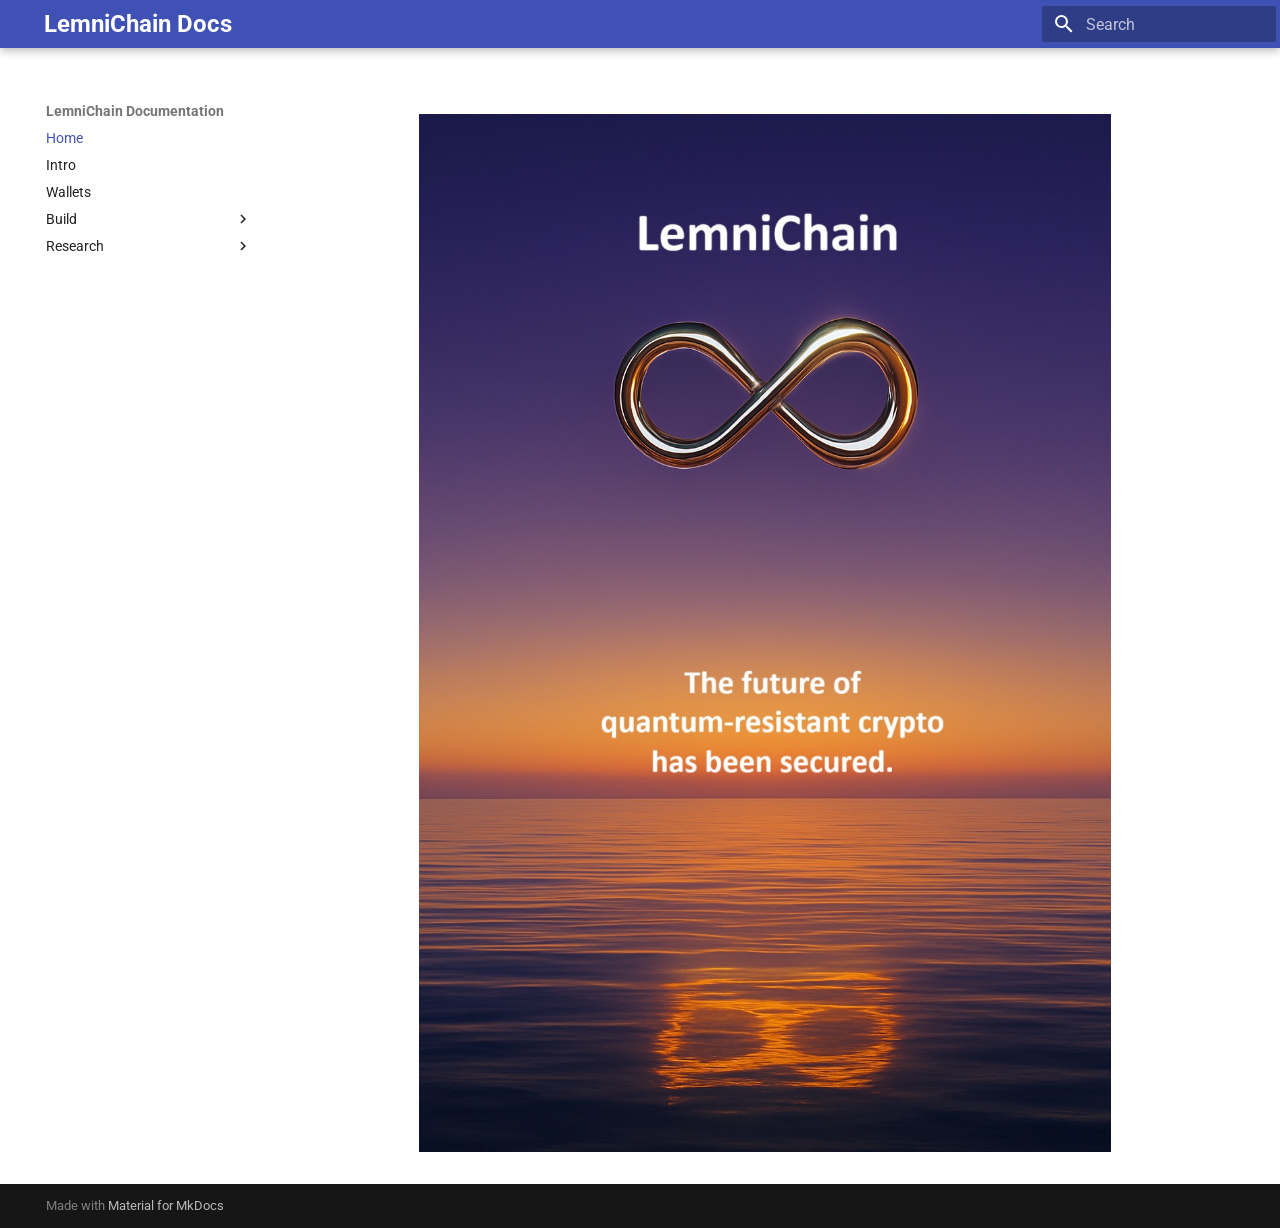
<file: index.html>
<!doctype html>
<html lang="en" class="no-js">
  <head>
    
      <meta charset="utf-8">
      <meta name="viewport" content="width=device-width,initial-scale=1">
      
      
      
        <link rel="canonical" href="https://tjenkins47.github.io/lemnichain-docs/">
      
      
      
        <link rel="next" href="intro/">
      
      
      <link rel="icon" href="None">
      <meta name="generator" content="mkdocs-1.6.1, mkdocs-material-9.2.8">
    
    
      
        <title>LemniChain Documentation</title>
      
    
    
      <link rel="stylesheet" href="assets/stylesheets/main.046329b4.min.css">
      
        
        <link rel="stylesheet" href="assets/stylesheets/palette.85d0ee34.min.css">
      
      


    
    
      
    
    
      
        
        
        <link rel="preconnect" href="https://fonts.gstatic.com" crossorigin>
        <link rel="stylesheet" href="https://fonts.googleapis.com/css?family=Roboto:300,300i,400,400i,700,700i%7CRoboto+Mono:400,400i,700,700i&display=fallback">
        <style>:root{--md-text-font:"Roboto";--md-code-font:"Roboto Mono"}</style>
      
    
    
      <link rel="stylesheet" href="assets/stylesheets/centered.css">
    
      <link rel="stylesheet" href="assets/stylesheets/extra.css">
    
    <script>__md_scope=new URL(".",location),__md_hash=e=>[...e].reduce((e,_)=>(e<<5)-e+_.charCodeAt(0),0),__md_get=(e,_=localStorage,t=__md_scope)=>JSON.parse(_.getItem(t.pathname+"."+e)),__md_set=(e,_,t=localStorage,a=__md_scope)=>{try{t.setItem(a.pathname+"."+e,JSON.stringify(_))}catch(e){}}</script>
    
      

    
    
    
  </head>
  
  
    
    
      
    
    
    
    
    <body dir="ltr" data-md-color-scheme="default" data-md-color-primary="indigo" data-md-color-accent="indigo">
  
    
    
      <script>var palette=__md_get("__palette");if(palette&&"object"==typeof palette.color)for(var key of Object.keys(palette.color))document.body.setAttribute("data-md-color-"+key,palette.color[key])</script>
    
    <input class="md-toggle" data-md-toggle="drawer" type="checkbox" id="__drawer" autocomplete="off">
    <input class="md-toggle" data-md-toggle="search" type="checkbox" id="__search" autocomplete="off">
    <label class="md-overlay" for="__drawer"></label>
    <div data-md-component="skip">
      
    </div>
    <div data-md-component="announce">
      
    </div>
    
    
<header class="md-header" data-md-component="header">
  <div class="md-header__inner">
    <div class="md-header__title" style="margin-left: 2rem;">
      <strong style="font-size: 1.2rem;">LemniChain Docs</strong>
    </div>
    <div class="md-header__option">
      <div class="md-search" data-md-component="search" role="dialog">
  <label class="md-search__overlay" for="__search"></label>
  <div class="md-search__inner" role="search">
    <form class="md-search__form" name="search">
      <input type="text" class="md-search__input" name="query" aria-label="Search" placeholder="Search" autocapitalize="off" autocorrect="off" autocomplete="off" spellcheck="false" data-md-component="search-query" required>
      <label class="md-search__icon md-icon" for="__search">
        
        <svg xmlns="http://www.w3.org/2000/svg" viewBox="0 0 24 24"><path d="M9.5 3A6.5 6.5 0 0 1 16 9.5c0 1.61-.59 3.09-1.56 4.23l.27.27h.79l5 5-1.5 1.5-5-5v-.79l-.27-.27A6.516 6.516 0 0 1 9.5 16 6.5 6.5 0 0 1 3 9.5 6.5 6.5 0 0 1 9.5 3m0 2C7 5 5 7 5 9.5S7 14 9.5 14 14 12 14 9.5 12 5 9.5 5Z"/></svg>
        
        <svg xmlns="http://www.w3.org/2000/svg" viewBox="0 0 24 24"><path d="M20 11v2H8l5.5 5.5-1.42 1.42L4.16 12l7.92-7.92L13.5 5.5 8 11h12Z"/></svg>
      </label>
      <nav class="md-search__options" aria-label="Search">
        
        <button type="reset" class="md-search__icon md-icon" title="Clear" aria-label="Clear" tabindex="-1">
          
          <svg xmlns="http://www.w3.org/2000/svg" viewBox="0 0 24 24"><path d="M19 6.41 17.59 5 12 10.59 6.41 5 5 6.41 10.59 12 5 17.59 6.41 19 12 13.41 17.59 19 19 17.59 13.41 12 19 6.41Z"/></svg>
        </button>
      </nav>
      
    </form>
    <div class="md-search__output">
      <div class="md-search__scrollwrap" data-md-scrollfix>
        <div class="md-search-result" data-md-component="search-result">
          <div class="md-search-result__meta">
            Initializing search
          </div>
          <ol class="md-search-result__list" role="presentation"></ol>
        </div>
      </div>
    </div>
  </div>
</div>
    </div>
  </div>
</header>

    <div class="md-container" data-md-component="container">
      
      
      <main class="md-main" data-md-component="main">
        <div class="md-main__inner md-grid">
          
            
              
                
              
              <div class="md-sidebar md-sidebar--primary" data-md-component="sidebar" data-md-type="navigation" >
                <div class="md-sidebar__scrollwrap">
                  <div class="md-sidebar__inner">
                    



<nav class="md-nav md-nav--primary" aria-label="Navigation" data-md-level="0">
  <label class="md-nav__title" for="__drawer">
    <a href="." title="LemniChain Documentation" class="md-nav__button md-logo" aria-label="LemniChain Documentation" data-md-component="logo">
      
  
  <svg xmlns="http://www.w3.org/2000/svg" viewBox="0 0 24 24"><path d="M12 8a3 3 0 0 0 3-3 3 3 0 0 0-3-3 3 3 0 0 0-3 3 3 3 0 0 0 3 3m0 3.54C9.64 9.35 6.5 8 3 8v11c3.5 0 6.64 1.35 9 3.54 2.36-2.19 5.5-3.54 9-3.54V8c-3.5 0-6.64 1.35-9 3.54Z"/></svg>

    </a>
    LemniChain Documentation
  </label>
  
  <ul class="md-nav__list" data-md-scrollfix>
    
      
      
  
  
    
  
  
    <li class="md-nav__item md-nav__item--active">
      
      <input class="md-nav__toggle md-toggle" type="checkbox" id="__toc">
      
      
      
      <a href="." class="md-nav__link md-nav__link--active">
        
  
  <span class="md-ellipsis">
    Home
  </span>
  

      </a>
      
    </li>
  

    
      
      
  
  
  
    <li class="md-nav__item">
      <a href="intro/" class="md-nav__link">
        
  
  <span class="md-ellipsis">
    Intro
  </span>
  

      </a>
    </li>
  

    
      
      
  
  
  
    <li class="md-nav__item">
      <a href="wallet/" class="md-nav__link">
        
  
  <span class="md-ellipsis">
    Wallets
  </span>
  

      </a>
    </li>
  

    
      
      
  
  
  
    
    
    
    <li class="md-nav__item md-nav__item--nested">
      
        
        
        
        
        <input class="md-nav__toggle md-toggle " type="checkbox" id="__nav_4" >
        
          <label class="md-nav__link" for="__nav_4" id="__nav_4_label" tabindex="0">
            
  
  <span class="md-ellipsis">
    Build
  </span>
  

            <span class="md-nav__icon md-icon"></span>
          </label>
        
        <nav class="md-nav" data-md-level="1" aria-labelledby="__nav_4_label" aria-expanded="false">
          <label class="md-nav__title" for="__nav_4">
            <span class="md-nav__icon md-icon"></span>
            Build
          </label>
          <ul class="md-nav__list" data-md-scrollfix>
            
              
                
  
  
  
    <li class="md-nav__item">
      <a href="nodes/" class="md-nav__link">
        
  
  <span class="md-ellipsis">
    Node Operation
  </span>
  

      </a>
    </li>
  

              
            
              
                
  
  
  
    <li class="md-nav__item">
      <a href="governance/" class="md-nav__link">
        
  
  <span class="md-ellipsis">
    Governance
  </span>
  

      </a>
    </li>
  

              
            
          </ul>
        </nav>
      
    </li>
  

    
      
      
  
  
  
    
    
    
    <li class="md-nav__item md-nav__item--nested">
      
        
        
        
        
        <input class="md-nav__toggle md-toggle " type="checkbox" id="__nav_5" >
        
          <label class="md-nav__link" for="__nav_5" id="__nav_5_label" tabindex="0">
            
  
  <span class="md-ellipsis">
    Research
  </span>
  

            <span class="md-nav__icon md-icon"></span>
          </label>
        
        <nav class="md-nav" data-md-level="1" aria-labelledby="__nav_5_label" aria-expanded="false">
          <label class="md-nav__title" for="__nav_5">
            <span class="md-nav__icon md-icon"></span>
            Research
          </label>
          <ul class="md-nav__list" data-md-scrollfix>
            
              
                
  
  
  
    <li class="md-nav__item">
      <a href="quantum/" class="md-nav__link">
        
  
  <span class="md-ellipsis">
    Quantum Security
  </span>
  

      </a>
    </li>
  

              
            
              
                
  
  
  
    <li class="md-nav__item">
      <a href="security/" class="md-nav__link">
        
  
  <span class="md-ellipsis">
    Security Audits
  </span>
  

      </a>
    </li>
  

              
            
              
                
  
  
  
    <li class="md-nav__item">
      <a href="api/" class="md-nav__link">
        
  
  <span class="md-ellipsis">
    API Reference
  </span>
  

      </a>
    </li>
  

              
            
          </ul>
        </nav>
      
    </li>
  

    
  </ul>
</nav>
                  </div>
                </div>
              </div>
            
            
              
                
              
              <div class="md-sidebar md-sidebar--secondary" data-md-component="sidebar" data-md-type="toc" hidden>
                <div class="md-sidebar__scrollwrap">
                  <div class="md-sidebar__inner">
                    <!-- TOC manually disabled -->
                  </div>
                </div>
              </div>
            
          
          
            <div class="md-content" data-md-component="content">
              <article class="md-content__inner md-typeset">
                
                  


  <h1>Home</h1>

<p><img src="assets/images/logo_reflection_with_text.jpg" class="homepage" alt="LemniChain"></p>



  



                
              </article>
            </div>
          
          
        </div>
        
      </main>
      
        <footer class="md-footer">
  
  <div class="md-footer-meta md-typeset">
    <div class="md-footer-meta__inner md-grid">
      <div class="md-copyright">
  
  
    Made with
    <a href="https://squidfunk.github.io/mkdocs-material/" target="_blank" rel="noopener">
      Material for MkDocs
    </a>
  
</div>
      
    </div>
  </div>
</footer>
      
    </div>
    <div class="md-dialog" data-md-component="dialog">
      <div class="md-dialog__inner md-typeset"></div>
    </div>
    
    <script id="__config" type="application/json">{"base": ".", "features": [], "search": "assets/javascripts/workers/search.dfff1995.min.js", "translations": {"clipboard.copied": "Copied to clipboard", "clipboard.copy": "Copy to clipboard", "search.result.more.one": "1 more on this page", "search.result.more.other": "# more on this page", "search.result.none": "No matching documents", "search.result.one": "1 matching document", "search.result.other": "# matching documents", "search.result.placeholder": "Type to start searching", "search.result.term.missing": "Missing", "select.version": "Select version"}}</script>
    
    
      <script src="assets/javascripts/bundle.dff1b7c8.min.js"></script>
      
    
  </body>
</html>
</file>
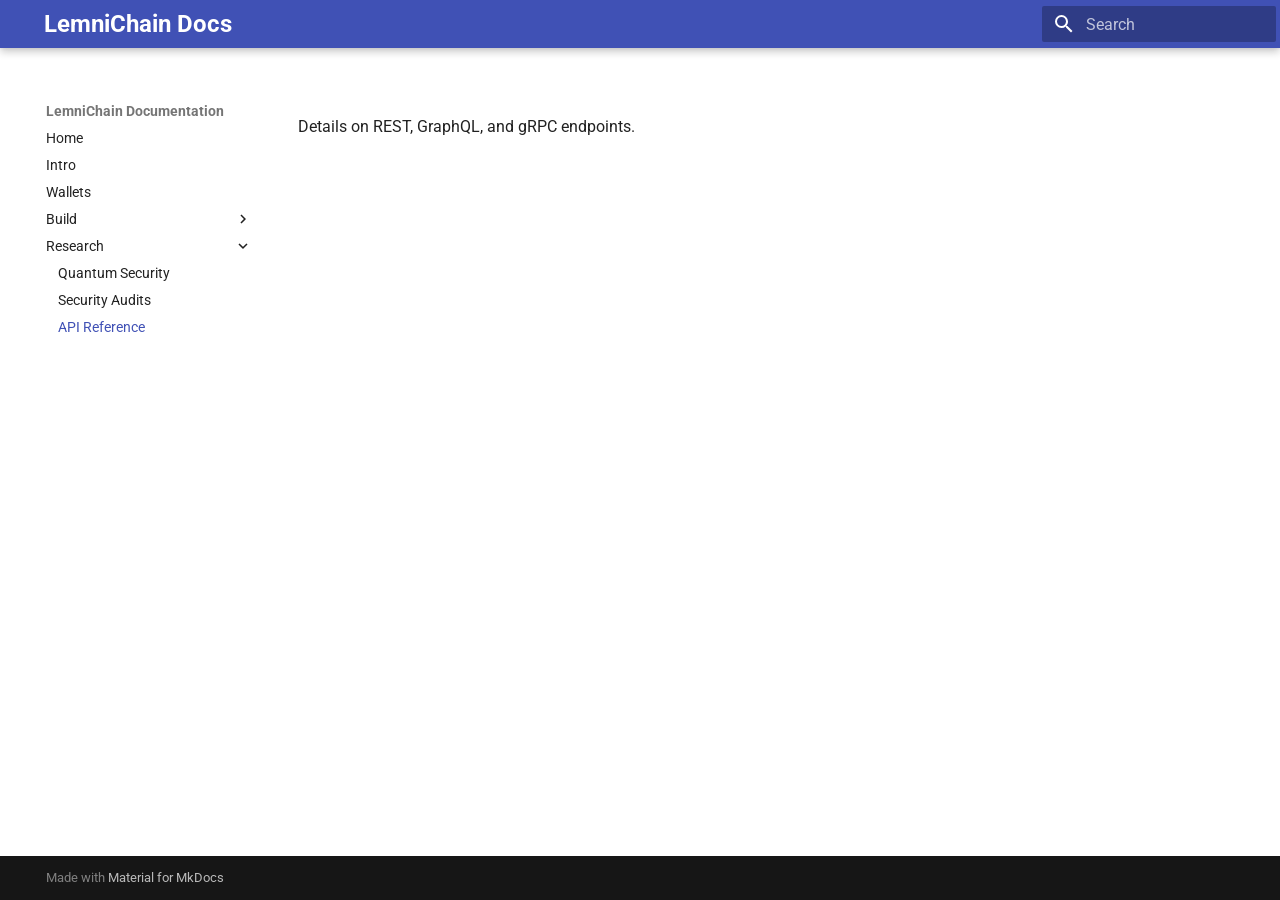
<file: api/index.html>
<!doctype html>
<html lang="en" class="no-js">
  <head>
    
      <meta charset="utf-8">
      <meta name="viewport" content="width=device-width,initial-scale=1">
      
      
      
        <link rel="canonical" href="https://tjenkins47.github.io/lemnichain-docs/api/">
      
      
        <link rel="prev" href="../security/">
      
      
      
      <link rel="icon" href="../None">
      <meta name="generator" content="mkdocs-1.6.1, mkdocs-material-9.2.8">
    
    
      
        <title>API Reference - LemniChain Documentation</title>
      
    
    
      <link rel="stylesheet" href="../assets/stylesheets/main.046329b4.min.css">
      
        
        <link rel="stylesheet" href="../assets/stylesheets/palette.85d0ee34.min.css">
      
      


    
    
      
    
    
      
        
        
        <link rel="preconnect" href="https://fonts.gstatic.com" crossorigin>
        <link rel="stylesheet" href="https://fonts.googleapis.com/css?family=Roboto:300,300i,400,400i,700,700i%7CRoboto+Mono:400,400i,700,700i&display=fallback">
        <style>:root{--md-text-font:"Roboto";--md-code-font:"Roboto Mono"}</style>
      
    
    
      <link rel="stylesheet" href="../assets/stylesheets/centered.css">
    
      <link rel="stylesheet" href="../assets/stylesheets/extra.css">
    
    <script>__md_scope=new URL("..",location),__md_hash=e=>[...e].reduce((e,_)=>(e<<5)-e+_.charCodeAt(0),0),__md_get=(e,_=localStorage,t=__md_scope)=>JSON.parse(_.getItem(t.pathname+"."+e)),__md_set=(e,_,t=localStorage,a=__md_scope)=>{try{t.setItem(a.pathname+"."+e,JSON.stringify(_))}catch(e){}}</script>
    
      

    
    
    
  </head>
  
  
    
    
      
    
    
    
    
    <body dir="ltr" data-md-color-scheme="default" data-md-color-primary="indigo" data-md-color-accent="indigo">
  
    
    
      <script>var palette=__md_get("__palette");if(palette&&"object"==typeof palette.color)for(var key of Object.keys(palette.color))document.body.setAttribute("data-md-color-"+key,palette.color[key])</script>
    
    <input class="md-toggle" data-md-toggle="drawer" type="checkbox" id="__drawer" autocomplete="off">
    <input class="md-toggle" data-md-toggle="search" type="checkbox" id="__search" autocomplete="off">
    <label class="md-overlay" for="__drawer"></label>
    <div data-md-component="skip">
      
        
        <a href="#api-reference" class="md-skip">
          Skip to content
        </a>
      
    </div>
    <div data-md-component="announce">
      
    </div>
    
    
<header class="md-header" data-md-component="header">
  <div class="md-header__inner">
    <div class="md-header__title" style="margin-left: 2rem;">
      <strong style="font-size: 1.2rem;">LemniChain Docs</strong>
    </div>
    <div class="md-header__option">
      <div class="md-search" data-md-component="search" role="dialog">
  <label class="md-search__overlay" for="__search"></label>
  <div class="md-search__inner" role="search">
    <form class="md-search__form" name="search">
      <input type="text" class="md-search__input" name="query" aria-label="Search" placeholder="Search" autocapitalize="off" autocorrect="off" autocomplete="off" spellcheck="false" data-md-component="search-query" required>
      <label class="md-search__icon md-icon" for="__search">
        
        <svg xmlns="http://www.w3.org/2000/svg" viewBox="0 0 24 24"><path d="M9.5 3A6.5 6.5 0 0 1 16 9.5c0 1.61-.59 3.09-1.56 4.23l.27.27h.79l5 5-1.5 1.5-5-5v-.79l-.27-.27A6.516 6.516 0 0 1 9.5 16 6.5 6.5 0 0 1 3 9.5 6.5 6.5 0 0 1 9.5 3m0 2C7 5 5 7 5 9.5S7 14 9.5 14 14 12 14 9.5 12 5 9.5 5Z"/></svg>
        
        <svg xmlns="http://www.w3.org/2000/svg" viewBox="0 0 24 24"><path d="M20 11v2H8l5.5 5.5-1.42 1.42L4.16 12l7.92-7.92L13.5 5.5 8 11h12Z"/></svg>
      </label>
      <nav class="md-search__options" aria-label="Search">
        
        <button type="reset" class="md-search__icon md-icon" title="Clear" aria-label="Clear" tabindex="-1">
          
          <svg xmlns="http://www.w3.org/2000/svg" viewBox="0 0 24 24"><path d="M19 6.41 17.59 5 12 10.59 6.41 5 5 6.41 10.59 12 5 17.59 6.41 19 12 13.41 17.59 19 19 17.59 13.41 12 19 6.41Z"/></svg>
        </button>
      </nav>
      
    </form>
    <div class="md-search__output">
      <div class="md-search__scrollwrap" data-md-scrollfix>
        <div class="md-search-result" data-md-component="search-result">
          <div class="md-search-result__meta">
            Initializing search
          </div>
          <ol class="md-search-result__list" role="presentation"></ol>
        </div>
      </div>
    </div>
  </div>
</div>
    </div>
  </div>
</header>

    <div class="md-container" data-md-component="container">
      
      
      <main class="md-main" data-md-component="main">
        <div class="md-main__inner md-grid">
          
            
              
              <div class="md-sidebar md-sidebar--primary" data-md-component="sidebar" data-md-type="navigation" >
                <div class="md-sidebar__scrollwrap">
                  <div class="md-sidebar__inner">
                    



<nav class="md-nav md-nav--primary" aria-label="Navigation" data-md-level="0">
  <label class="md-nav__title" for="__drawer">
    <a href=".." title="LemniChain Documentation" class="md-nav__button md-logo" aria-label="LemniChain Documentation" data-md-component="logo">
      
  
  <svg xmlns="http://www.w3.org/2000/svg" viewBox="0 0 24 24"><path d="M12 8a3 3 0 0 0 3-3 3 3 0 0 0-3-3 3 3 0 0 0-3 3 3 3 0 0 0 3 3m0 3.54C9.64 9.35 6.5 8 3 8v11c3.5 0 6.64 1.35 9 3.54 2.36-2.19 5.5-3.54 9-3.54V8c-3.5 0-6.64 1.35-9 3.54Z"/></svg>

    </a>
    LemniChain Documentation
  </label>
  
  <ul class="md-nav__list" data-md-scrollfix>
    
      
      
  
  
  
    <li class="md-nav__item">
      <a href=".." class="md-nav__link">
        
  
  <span class="md-ellipsis">
    Home
  </span>
  

      </a>
    </li>
  

    
      
      
  
  
  
    <li class="md-nav__item">
      <a href="../intro/" class="md-nav__link">
        
  
  <span class="md-ellipsis">
    Intro
  </span>
  

      </a>
    </li>
  

    
      
      
  
  
  
    <li class="md-nav__item">
      <a href="../wallet/" class="md-nav__link">
        
  
  <span class="md-ellipsis">
    Wallets
  </span>
  

      </a>
    </li>
  

    
      
      
  
  
  
    
    
    
    <li class="md-nav__item md-nav__item--nested">
      
        
        
        
        
        <input class="md-nav__toggle md-toggle " type="checkbox" id="__nav_4" >
        
          <label class="md-nav__link" for="__nav_4" id="__nav_4_label" tabindex="0">
            
  
  <span class="md-ellipsis">
    Build
  </span>
  

            <span class="md-nav__icon md-icon"></span>
          </label>
        
        <nav class="md-nav" data-md-level="1" aria-labelledby="__nav_4_label" aria-expanded="false">
          <label class="md-nav__title" for="__nav_4">
            <span class="md-nav__icon md-icon"></span>
            Build
          </label>
          <ul class="md-nav__list" data-md-scrollfix>
            
              
                
  
  
  
    <li class="md-nav__item">
      <a href="../nodes/" class="md-nav__link">
        
  
  <span class="md-ellipsis">
    Node Operation
  </span>
  

      </a>
    </li>
  

              
            
              
                
  
  
  
    <li class="md-nav__item">
      <a href="../governance/" class="md-nav__link">
        
  
  <span class="md-ellipsis">
    Governance
  </span>
  

      </a>
    </li>
  

              
            
          </ul>
        </nav>
      
    </li>
  

    
      
      
  
  
    
  
  
    
    
    
    <li class="md-nav__item md-nav__item--active md-nav__item--nested">
      
        
        
        
        
        <input class="md-nav__toggle md-toggle " type="checkbox" id="__nav_5" checked>
        
          <label class="md-nav__link" for="__nav_5" id="__nav_5_label" tabindex="0">
            
  
  <span class="md-ellipsis">
    Research
  </span>
  

            <span class="md-nav__icon md-icon"></span>
          </label>
        
        <nav class="md-nav" data-md-level="1" aria-labelledby="__nav_5_label" aria-expanded="true">
          <label class="md-nav__title" for="__nav_5">
            <span class="md-nav__icon md-icon"></span>
            Research
          </label>
          <ul class="md-nav__list" data-md-scrollfix>
            
              
                
  
  
  
    <li class="md-nav__item">
      <a href="../quantum/" class="md-nav__link">
        
  
  <span class="md-ellipsis">
    Quantum Security
  </span>
  

      </a>
    </li>
  

              
            
              
                
  
  
  
    <li class="md-nav__item">
      <a href="../security/" class="md-nav__link">
        
  
  <span class="md-ellipsis">
    Security Audits
  </span>
  

      </a>
    </li>
  

              
            
              
                
  
  
    
  
  
    <li class="md-nav__item md-nav__item--active">
      
      <input class="md-nav__toggle md-toggle" type="checkbox" id="__toc">
      
      
        
      
      
      <a href="./" class="md-nav__link md-nav__link--active">
        
  
  <span class="md-ellipsis">
    API Reference
  </span>
  

      </a>
      
    </li>
  

              
            
          </ul>
        </nav>
      
    </li>
  

    
  </ul>
</nav>
                  </div>
                </div>
              </div>
            
            
              
              <div class="md-sidebar md-sidebar--secondary" data-md-component="sidebar" data-md-type="toc" >
                <div class="md-sidebar__scrollwrap">
                  <div class="md-sidebar__inner">
                    <!-- TOC manually disabled -->
                  </div>
                </div>
              </div>
            
          
          
            <div class="md-content" data-md-component="content">
              <article class="md-content__inner md-typeset">
                
                  


<h1 id="api-reference">API Reference</h1>
<p>Details on REST, GraphQL, and gRPC endpoints.</p>





                
              </article>
            </div>
          
          
        </div>
        
      </main>
      
        <footer class="md-footer">
  
  <div class="md-footer-meta md-typeset">
    <div class="md-footer-meta__inner md-grid">
      <div class="md-copyright">
  
  
    Made with
    <a href="https://squidfunk.github.io/mkdocs-material/" target="_blank" rel="noopener">
      Material for MkDocs
    </a>
  
</div>
      
    </div>
  </div>
</footer>
      
    </div>
    <div class="md-dialog" data-md-component="dialog">
      <div class="md-dialog__inner md-typeset"></div>
    </div>
    
    <script id="__config" type="application/json">{"base": "..", "features": [], "search": "../assets/javascripts/workers/search.dfff1995.min.js", "translations": {"clipboard.copied": "Copied to clipboard", "clipboard.copy": "Copy to clipboard", "search.result.more.one": "1 more on this page", "search.result.more.other": "# more on this page", "search.result.none": "No matching documents", "search.result.one": "1 matching document", "search.result.other": "# matching documents", "search.result.placeholder": "Type to start searching", "search.result.term.missing": "Missing", "select.version": "Select version"}}</script>
    
    
      <script src="../assets/javascripts/bundle.dff1b7c8.min.js"></script>
      
    
  </body>
</html>
</file>
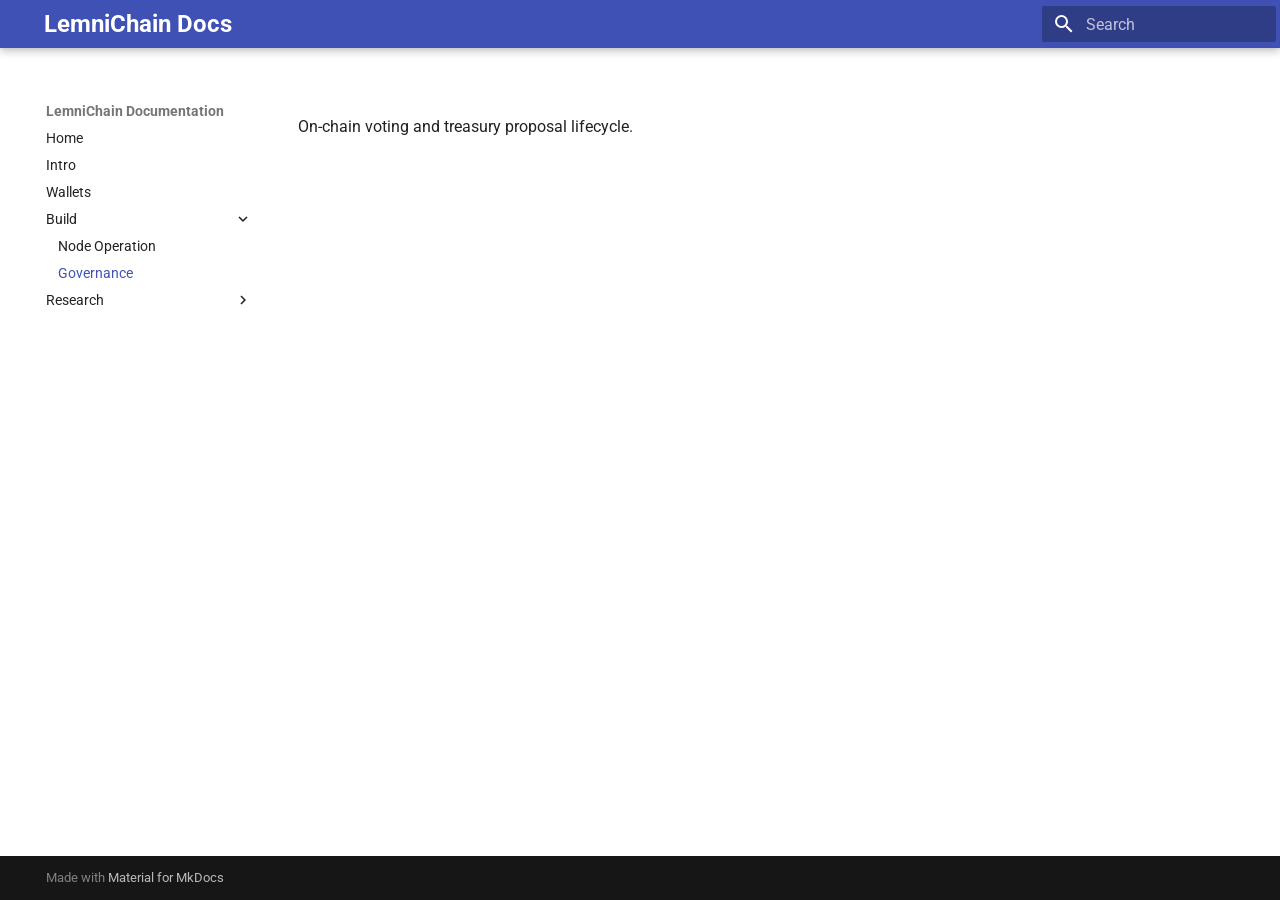
<file: governance/index.html>
<!doctype html>
<html lang="en" class="no-js">
  <head>
    
      <meta charset="utf-8">
      <meta name="viewport" content="width=device-width,initial-scale=1">
      
      
      
        <link rel="canonical" href="https://tjenkins47.github.io/lemnichain-docs/governance/">
      
      
        <link rel="prev" href="../nodes/">
      
      
        <link rel="next" href="../quantum/">
      
      
      <link rel="icon" href="../None">
      <meta name="generator" content="mkdocs-1.6.1, mkdocs-material-9.2.8">
    
    
      
        <title>Governance - LemniChain Documentation</title>
      
    
    
      <link rel="stylesheet" href="../assets/stylesheets/main.046329b4.min.css">
      
        
        <link rel="stylesheet" href="../assets/stylesheets/palette.85d0ee34.min.css">
      
      


    
    
      
    
    
      
        
        
        <link rel="preconnect" href="https://fonts.gstatic.com" crossorigin>
        <link rel="stylesheet" href="https://fonts.googleapis.com/css?family=Roboto:300,300i,400,400i,700,700i%7CRoboto+Mono:400,400i,700,700i&display=fallback">
        <style>:root{--md-text-font:"Roboto";--md-code-font:"Roboto Mono"}</style>
      
    
    
      <link rel="stylesheet" href="../assets/stylesheets/centered.css">
    
      <link rel="stylesheet" href="../assets/stylesheets/extra.css">
    
    <script>__md_scope=new URL("..",location),__md_hash=e=>[...e].reduce((e,_)=>(e<<5)-e+_.charCodeAt(0),0),__md_get=(e,_=localStorage,t=__md_scope)=>JSON.parse(_.getItem(t.pathname+"."+e)),__md_set=(e,_,t=localStorage,a=__md_scope)=>{try{t.setItem(a.pathname+"."+e,JSON.stringify(_))}catch(e){}}</script>
    
      

    
    
    
  </head>
  
  
    
    
      
    
    
    
    
    <body dir="ltr" data-md-color-scheme="default" data-md-color-primary="indigo" data-md-color-accent="indigo">
  
    
    
      <script>var palette=__md_get("__palette");if(palette&&"object"==typeof palette.color)for(var key of Object.keys(palette.color))document.body.setAttribute("data-md-color-"+key,palette.color[key])</script>
    
    <input class="md-toggle" data-md-toggle="drawer" type="checkbox" id="__drawer" autocomplete="off">
    <input class="md-toggle" data-md-toggle="search" type="checkbox" id="__search" autocomplete="off">
    <label class="md-overlay" for="__drawer"></label>
    <div data-md-component="skip">
      
        
        <a href="#governance" class="md-skip">
          Skip to content
        </a>
      
    </div>
    <div data-md-component="announce">
      
    </div>
    
    
<header class="md-header" data-md-component="header">
  <div class="md-header__inner">
    <div class="md-header__title" style="margin-left: 2rem;">
      <strong style="font-size: 1.2rem;">LemniChain Docs</strong>
    </div>
    <div class="md-header__option">
      <div class="md-search" data-md-component="search" role="dialog">
  <label class="md-search__overlay" for="__search"></label>
  <div class="md-search__inner" role="search">
    <form class="md-search__form" name="search">
      <input type="text" class="md-search__input" name="query" aria-label="Search" placeholder="Search" autocapitalize="off" autocorrect="off" autocomplete="off" spellcheck="false" data-md-component="search-query" required>
      <label class="md-search__icon md-icon" for="__search">
        
        <svg xmlns="http://www.w3.org/2000/svg" viewBox="0 0 24 24"><path d="M9.5 3A6.5 6.5 0 0 1 16 9.5c0 1.61-.59 3.09-1.56 4.23l.27.27h.79l5 5-1.5 1.5-5-5v-.79l-.27-.27A6.516 6.516 0 0 1 9.5 16 6.5 6.5 0 0 1 3 9.5 6.5 6.5 0 0 1 9.5 3m0 2C7 5 5 7 5 9.5S7 14 9.5 14 14 12 14 9.5 12 5 9.5 5Z"/></svg>
        
        <svg xmlns="http://www.w3.org/2000/svg" viewBox="0 0 24 24"><path d="M20 11v2H8l5.5 5.5-1.42 1.42L4.16 12l7.92-7.92L13.5 5.5 8 11h12Z"/></svg>
      </label>
      <nav class="md-search__options" aria-label="Search">
        
        <button type="reset" class="md-search__icon md-icon" title="Clear" aria-label="Clear" tabindex="-1">
          
          <svg xmlns="http://www.w3.org/2000/svg" viewBox="0 0 24 24"><path d="M19 6.41 17.59 5 12 10.59 6.41 5 5 6.41 10.59 12 5 17.59 6.41 19 12 13.41 17.59 19 19 17.59 13.41 12 19 6.41Z"/></svg>
        </button>
      </nav>
      
    </form>
    <div class="md-search__output">
      <div class="md-search__scrollwrap" data-md-scrollfix>
        <div class="md-search-result" data-md-component="search-result">
          <div class="md-search-result__meta">
            Initializing search
          </div>
          <ol class="md-search-result__list" role="presentation"></ol>
        </div>
      </div>
    </div>
  </div>
</div>
    </div>
  </div>
</header>

    <div class="md-container" data-md-component="container">
      
      
      <main class="md-main" data-md-component="main">
        <div class="md-main__inner md-grid">
          
            
              
              <div class="md-sidebar md-sidebar--primary" data-md-component="sidebar" data-md-type="navigation" >
                <div class="md-sidebar__scrollwrap">
                  <div class="md-sidebar__inner">
                    



<nav class="md-nav md-nav--primary" aria-label="Navigation" data-md-level="0">
  <label class="md-nav__title" for="__drawer">
    <a href=".." title="LemniChain Documentation" class="md-nav__button md-logo" aria-label="LemniChain Documentation" data-md-component="logo">
      
  
  <svg xmlns="http://www.w3.org/2000/svg" viewBox="0 0 24 24"><path d="M12 8a3 3 0 0 0 3-3 3 3 0 0 0-3-3 3 3 0 0 0-3 3 3 3 0 0 0 3 3m0 3.54C9.64 9.35 6.5 8 3 8v11c3.5 0 6.64 1.35 9 3.54 2.36-2.19 5.5-3.54 9-3.54V8c-3.5 0-6.64 1.35-9 3.54Z"/></svg>

    </a>
    LemniChain Documentation
  </label>
  
  <ul class="md-nav__list" data-md-scrollfix>
    
      
      
  
  
  
    <li class="md-nav__item">
      <a href=".." class="md-nav__link">
        
  
  <span class="md-ellipsis">
    Home
  </span>
  

      </a>
    </li>
  

    
      
      
  
  
  
    <li class="md-nav__item">
      <a href="../intro/" class="md-nav__link">
        
  
  <span class="md-ellipsis">
    Intro
  </span>
  

      </a>
    </li>
  

    
      
      
  
  
  
    <li class="md-nav__item">
      <a href="../wallet/" class="md-nav__link">
        
  
  <span class="md-ellipsis">
    Wallets
  </span>
  

      </a>
    </li>
  

    
      
      
  
  
    
  
  
    
    
    
    <li class="md-nav__item md-nav__item--active md-nav__item--nested">
      
        
        
        
        
        <input class="md-nav__toggle md-toggle " type="checkbox" id="__nav_4" checked>
        
          <label class="md-nav__link" for="__nav_4" id="__nav_4_label" tabindex="0">
            
  
  <span class="md-ellipsis">
    Build
  </span>
  

            <span class="md-nav__icon md-icon"></span>
          </label>
        
        <nav class="md-nav" data-md-level="1" aria-labelledby="__nav_4_label" aria-expanded="true">
          <label class="md-nav__title" for="__nav_4">
            <span class="md-nav__icon md-icon"></span>
            Build
          </label>
          <ul class="md-nav__list" data-md-scrollfix>
            
              
                
  
  
  
    <li class="md-nav__item">
      <a href="../nodes/" class="md-nav__link">
        
  
  <span class="md-ellipsis">
    Node Operation
  </span>
  

      </a>
    </li>
  

              
            
              
                
  
  
    
  
  
    <li class="md-nav__item md-nav__item--active">
      
      <input class="md-nav__toggle md-toggle" type="checkbox" id="__toc">
      
      
        
      
      
      <a href="./" class="md-nav__link md-nav__link--active">
        
  
  <span class="md-ellipsis">
    Governance
  </span>
  

      </a>
      
    </li>
  

              
            
          </ul>
        </nav>
      
    </li>
  

    
      
      
  
  
  
    
    
    
    <li class="md-nav__item md-nav__item--nested">
      
        
        
        
        
        <input class="md-nav__toggle md-toggle " type="checkbox" id="__nav_5" >
        
          <label class="md-nav__link" for="__nav_5" id="__nav_5_label" tabindex="0">
            
  
  <span class="md-ellipsis">
    Research
  </span>
  

            <span class="md-nav__icon md-icon"></span>
          </label>
        
        <nav class="md-nav" data-md-level="1" aria-labelledby="__nav_5_label" aria-expanded="false">
          <label class="md-nav__title" for="__nav_5">
            <span class="md-nav__icon md-icon"></span>
            Research
          </label>
          <ul class="md-nav__list" data-md-scrollfix>
            
              
                
  
  
  
    <li class="md-nav__item">
      <a href="../quantum/" class="md-nav__link">
        
  
  <span class="md-ellipsis">
    Quantum Security
  </span>
  

      </a>
    </li>
  

              
            
              
                
  
  
  
    <li class="md-nav__item">
      <a href="../security/" class="md-nav__link">
        
  
  <span class="md-ellipsis">
    Security Audits
  </span>
  

      </a>
    </li>
  

              
            
              
                
  
  
  
    <li class="md-nav__item">
      <a href="../api/" class="md-nav__link">
        
  
  <span class="md-ellipsis">
    API Reference
  </span>
  

      </a>
    </li>
  

              
            
          </ul>
        </nav>
      
    </li>
  

    
  </ul>
</nav>
                  </div>
                </div>
              </div>
            
            
              
              <div class="md-sidebar md-sidebar--secondary" data-md-component="sidebar" data-md-type="toc" >
                <div class="md-sidebar__scrollwrap">
                  <div class="md-sidebar__inner">
                    <!-- TOC manually disabled -->
                  </div>
                </div>
              </div>
            
          
          
            <div class="md-content" data-md-component="content">
              <article class="md-content__inner md-typeset">
                
                  


<h1 id="governance">Governance</h1>
<p>On-chain voting and treasury proposal lifecycle.</p>





                
              </article>
            </div>
          
          
        </div>
        
      </main>
      
        <footer class="md-footer">
  
  <div class="md-footer-meta md-typeset">
    <div class="md-footer-meta__inner md-grid">
      <div class="md-copyright">
  
  
    Made with
    <a href="https://squidfunk.github.io/mkdocs-material/" target="_blank" rel="noopener">
      Material for MkDocs
    </a>
  
</div>
      
    </div>
  </div>
</footer>
      
    </div>
    <div class="md-dialog" data-md-component="dialog">
      <div class="md-dialog__inner md-typeset"></div>
    </div>
    
    <script id="__config" type="application/json">{"base": "..", "features": [], "search": "../assets/javascripts/workers/search.dfff1995.min.js", "translations": {"clipboard.copied": "Copied to clipboard", "clipboard.copy": "Copy to clipboard", "search.result.more.one": "1 more on this page", "search.result.more.other": "# more on this page", "search.result.none": "No matching documents", "search.result.one": "1 matching document", "search.result.other": "# matching documents", "search.result.placeholder": "Type to start searching", "search.result.term.missing": "Missing", "select.version": "Select version"}}</script>
    
    
      <script src="../assets/javascripts/bundle.dff1b7c8.min.js"></script>
      
    
  </body>
</html>
</file>
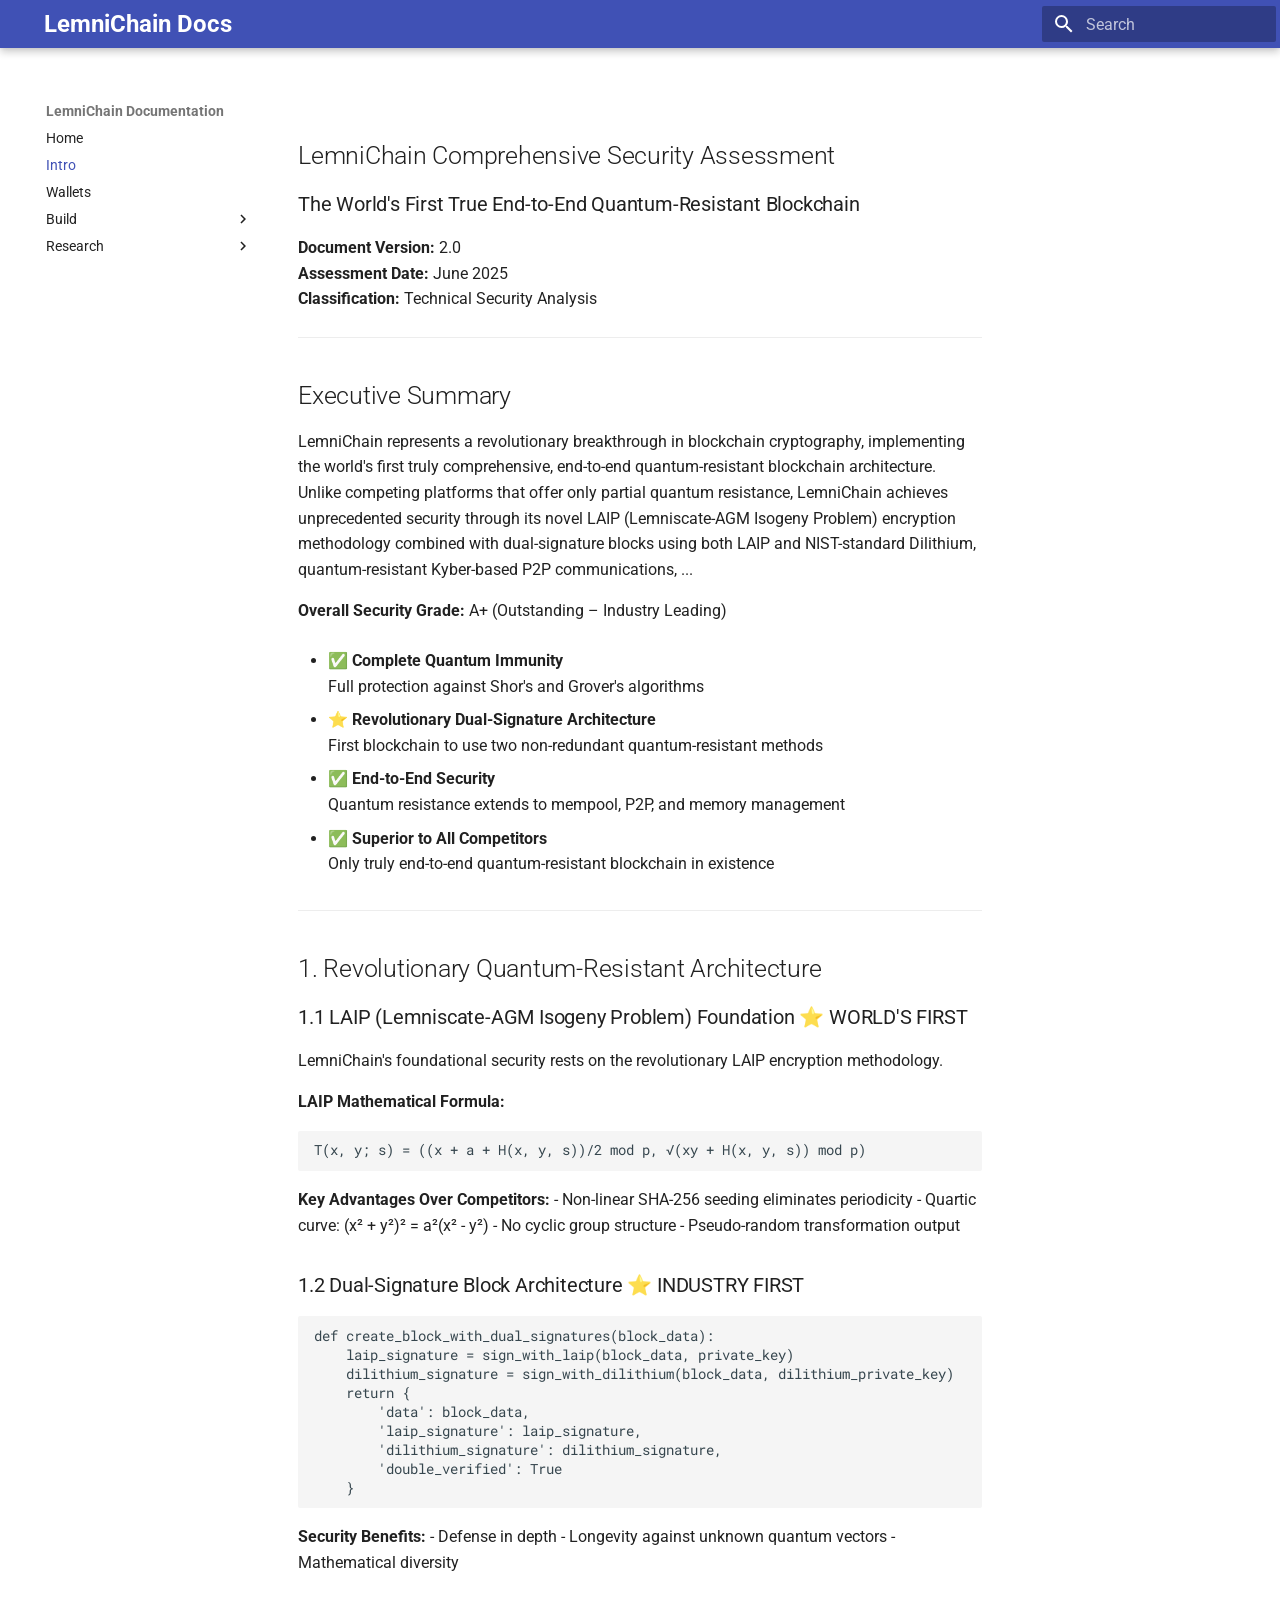
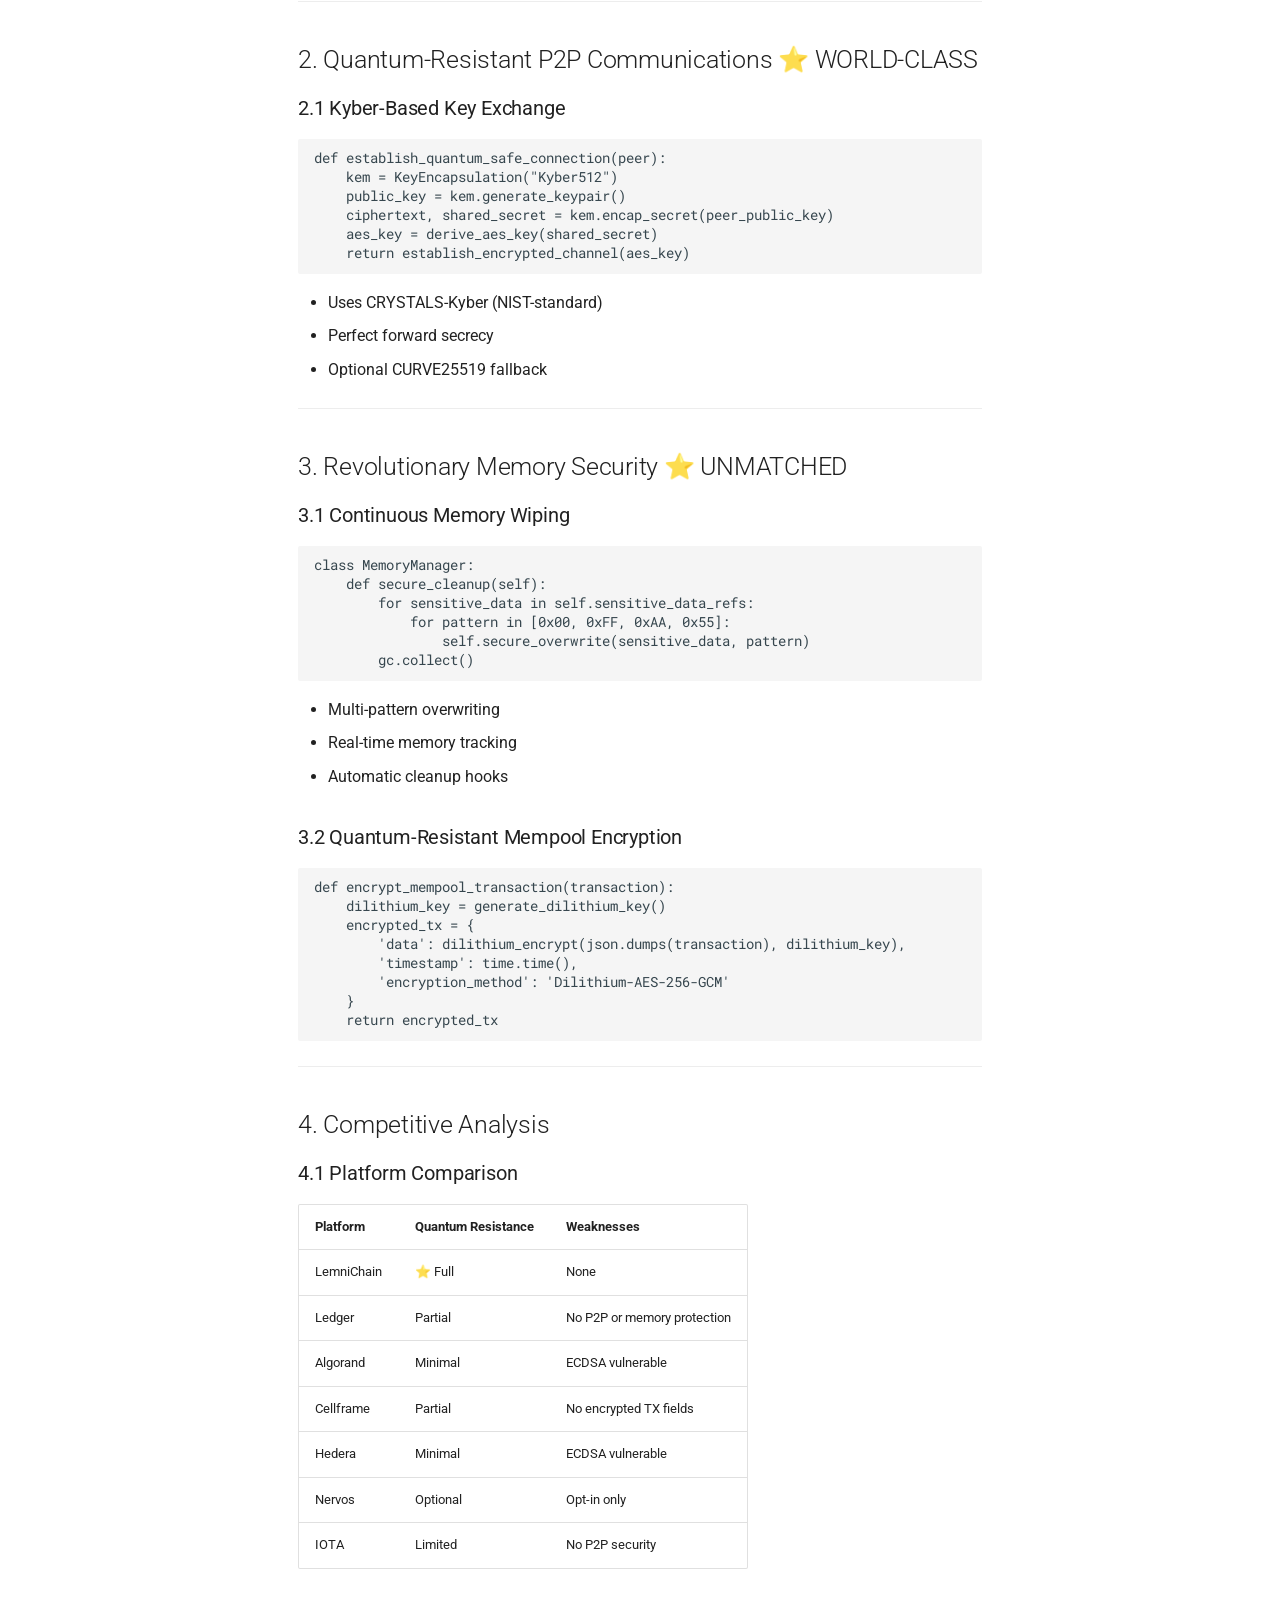
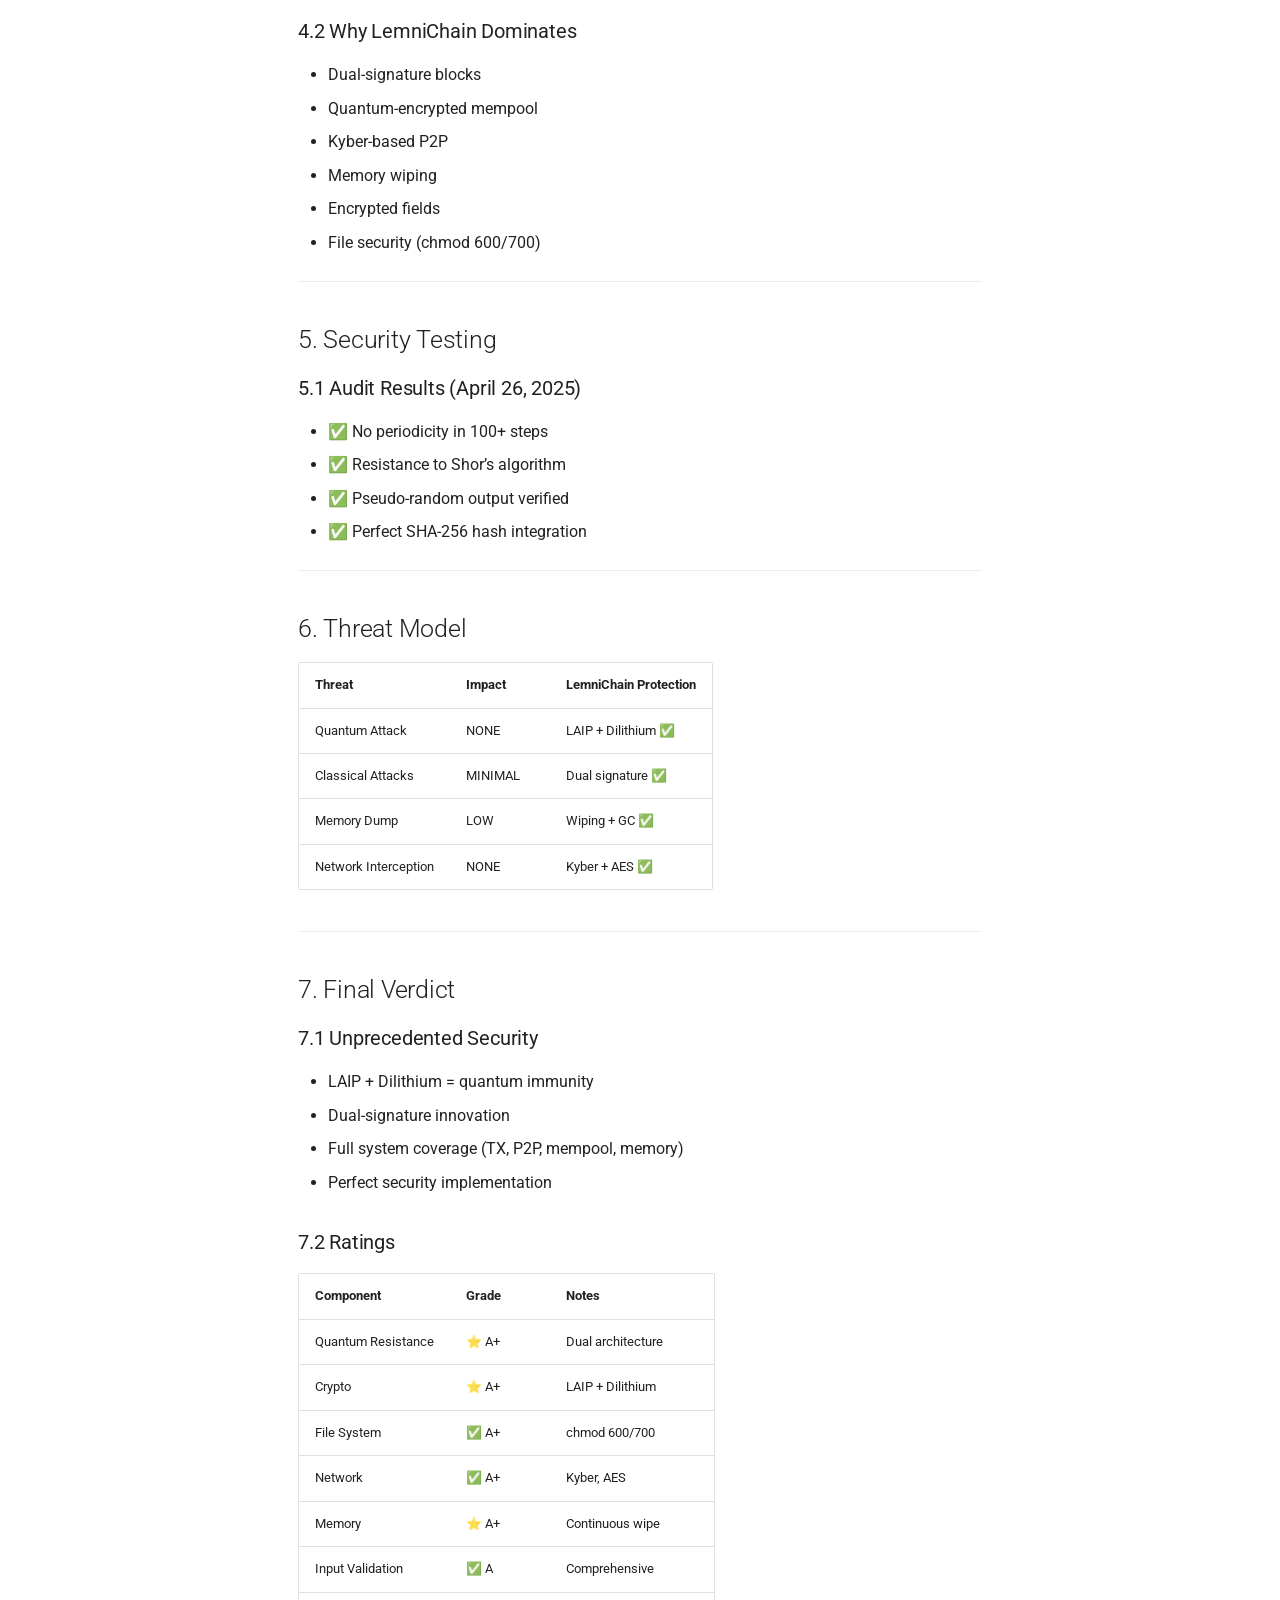
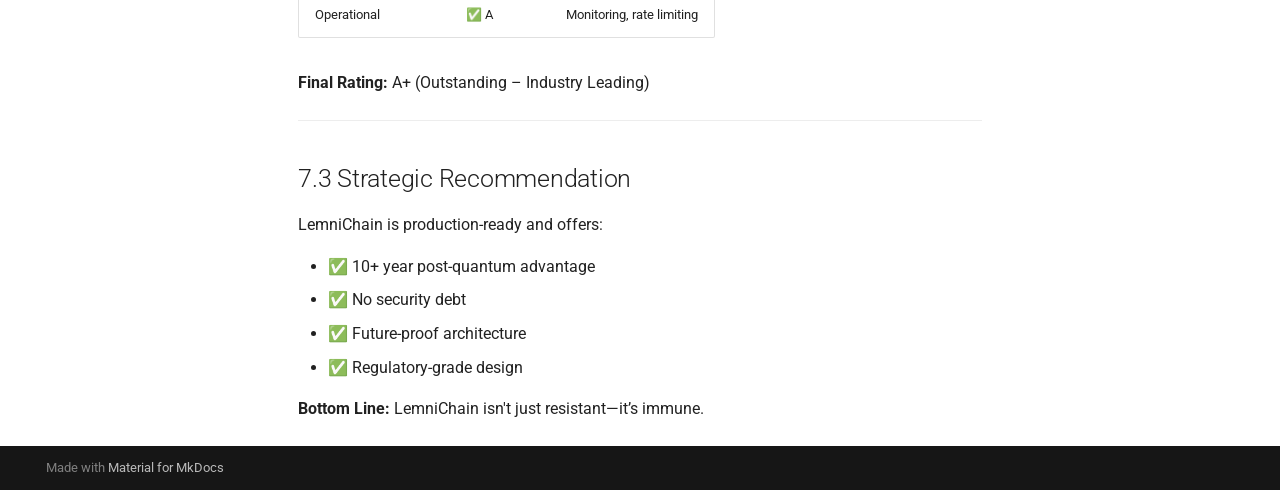
<file: intro/index.html>
<!doctype html>
<html lang="en" class="no-js">
  <head>
    
      <meta charset="utf-8">
      <meta name="viewport" content="width=device-width,initial-scale=1">
      
      
      
        <link rel="canonical" href="https://tjenkins47.github.io/lemnichain-docs/intro/">
      
      
        <link rel="prev" href="..">
      
      
        <link rel="next" href="../wallet/">
      
      
      <link rel="icon" href="../None">
      <meta name="generator" content="mkdocs-1.6.1, mkdocs-material-9.2.8">
    
    
      
        <title>Intro - LemniChain Documentation</title>
      
    
    
      <link rel="stylesheet" href="../assets/stylesheets/main.046329b4.min.css">
      
        
        <link rel="stylesheet" href="../assets/stylesheets/palette.85d0ee34.min.css">
      
      


    
    
      
    
    
      
        
        
        <link rel="preconnect" href="https://fonts.gstatic.com" crossorigin>
        <link rel="stylesheet" href="https://fonts.googleapis.com/css?family=Roboto:300,300i,400,400i,700,700i%7CRoboto+Mono:400,400i,700,700i&display=fallback">
        <style>:root{--md-text-font:"Roboto";--md-code-font:"Roboto Mono"}</style>
      
    
    
      <link rel="stylesheet" href="../assets/stylesheets/centered.css">
    
      <link rel="stylesheet" href="../assets/stylesheets/extra.css">
    
    <script>__md_scope=new URL("..",location),__md_hash=e=>[...e].reduce((e,_)=>(e<<5)-e+_.charCodeAt(0),0),__md_get=(e,_=localStorage,t=__md_scope)=>JSON.parse(_.getItem(t.pathname+"."+e)),__md_set=(e,_,t=localStorage,a=__md_scope)=>{try{t.setItem(a.pathname+"."+e,JSON.stringify(_))}catch(e){}}</script>
    
      

    
    
    
  </head>
  
  
    
    
      
    
    
    
    
    <body dir="ltr" data-md-color-scheme="default" data-md-color-primary="indigo" data-md-color-accent="indigo">
  
    
    
      <script>var palette=__md_get("__palette");if(palette&&"object"==typeof palette.color)for(var key of Object.keys(palette.color))document.body.setAttribute("data-md-color-"+key,palette.color[key])</script>
    
    <input class="md-toggle" data-md-toggle="drawer" type="checkbox" id="__drawer" autocomplete="off">
    <input class="md-toggle" data-md-toggle="search" type="checkbox" id="__search" autocomplete="off">
    <label class="md-overlay" for="__drawer"></label>
    <div data-md-component="skip">
      
        
        <a href="#lemnichain-security-assessment-2025" class="md-skip">
          Skip to content
        </a>
      
    </div>
    <div data-md-component="announce">
      
    </div>
    
    
<header class="md-header" data-md-component="header">
  <div class="md-header__inner">
    <div class="md-header__title" style="margin-left: 2rem;">
      <strong style="font-size: 1.2rem;">LemniChain Docs</strong>
    </div>
    <div class="md-header__option">
      <div class="md-search" data-md-component="search" role="dialog">
  <label class="md-search__overlay" for="__search"></label>
  <div class="md-search__inner" role="search">
    <form class="md-search__form" name="search">
      <input type="text" class="md-search__input" name="query" aria-label="Search" placeholder="Search" autocapitalize="off" autocorrect="off" autocomplete="off" spellcheck="false" data-md-component="search-query" required>
      <label class="md-search__icon md-icon" for="__search">
        
        <svg xmlns="http://www.w3.org/2000/svg" viewBox="0 0 24 24"><path d="M9.5 3A6.5 6.5 0 0 1 16 9.5c0 1.61-.59 3.09-1.56 4.23l.27.27h.79l5 5-1.5 1.5-5-5v-.79l-.27-.27A6.516 6.516 0 0 1 9.5 16 6.5 6.5 0 0 1 3 9.5 6.5 6.5 0 0 1 9.5 3m0 2C7 5 5 7 5 9.5S7 14 9.5 14 14 12 14 9.5 12 5 9.5 5Z"/></svg>
        
        <svg xmlns="http://www.w3.org/2000/svg" viewBox="0 0 24 24"><path d="M20 11v2H8l5.5 5.5-1.42 1.42L4.16 12l7.92-7.92L13.5 5.5 8 11h12Z"/></svg>
      </label>
      <nav class="md-search__options" aria-label="Search">
        
        <button type="reset" class="md-search__icon md-icon" title="Clear" aria-label="Clear" tabindex="-1">
          
          <svg xmlns="http://www.w3.org/2000/svg" viewBox="0 0 24 24"><path d="M19 6.41 17.59 5 12 10.59 6.41 5 5 6.41 10.59 12 5 17.59 6.41 19 12 13.41 17.59 19 19 17.59 13.41 12 19 6.41Z"/></svg>
        </button>
      </nav>
      
    </form>
    <div class="md-search__output">
      <div class="md-search__scrollwrap" data-md-scrollfix>
        <div class="md-search-result" data-md-component="search-result">
          <div class="md-search-result__meta">
            Initializing search
          </div>
          <ol class="md-search-result__list" role="presentation"></ol>
        </div>
      </div>
    </div>
  </div>
</div>
    </div>
  </div>
</header>

    <div class="md-container" data-md-component="container">
      
      
      <main class="md-main" data-md-component="main">
        <div class="md-main__inner md-grid">
          
            
              
              <div class="md-sidebar md-sidebar--primary" data-md-component="sidebar" data-md-type="navigation" >
                <div class="md-sidebar__scrollwrap">
                  <div class="md-sidebar__inner">
                    



<nav class="md-nav md-nav--primary" aria-label="Navigation" data-md-level="0">
  <label class="md-nav__title" for="__drawer">
    <a href=".." title="LemniChain Documentation" class="md-nav__button md-logo" aria-label="LemniChain Documentation" data-md-component="logo">
      
  
  <svg xmlns="http://www.w3.org/2000/svg" viewBox="0 0 24 24"><path d="M12 8a3 3 0 0 0 3-3 3 3 0 0 0-3-3 3 3 0 0 0-3 3 3 3 0 0 0 3 3m0 3.54C9.64 9.35 6.5 8 3 8v11c3.5 0 6.64 1.35 9 3.54 2.36-2.19 5.5-3.54 9-3.54V8c-3.5 0-6.64 1.35-9 3.54Z"/></svg>

    </a>
    LemniChain Documentation
  </label>
  
  <ul class="md-nav__list" data-md-scrollfix>
    
      
      
  
  
  
    <li class="md-nav__item">
      <a href=".." class="md-nav__link">
        
  
  <span class="md-ellipsis">
    Home
  </span>
  

      </a>
    </li>
  

    
      
      
  
  
    
  
  
    <li class="md-nav__item md-nav__item--active">
      
      <input class="md-nav__toggle md-toggle" type="checkbox" id="__toc">
      
      
        
      
      
        <label class="md-nav__link md-nav__link--active" for="__toc">
          
  
  <span class="md-ellipsis">
    Intro
  </span>
  

          <span class="md-nav__icon md-icon"></span>
        </label>
      
      <a href="./" class="md-nav__link md-nav__link--active">
        
  
  <span class="md-ellipsis">
    Intro
  </span>
  

      </a>
      
        <!-- TOC manually disabled -->
      
    </li>
  

    
      
      
  
  
  
    <li class="md-nav__item">
      <a href="../wallet/" class="md-nav__link">
        
  
  <span class="md-ellipsis">
    Wallets
  </span>
  

      </a>
    </li>
  

    
      
      
  
  
  
    
    
    
    <li class="md-nav__item md-nav__item--nested">
      
        
        
        
        
        <input class="md-nav__toggle md-toggle " type="checkbox" id="__nav_4" >
        
          <label class="md-nav__link" for="__nav_4" id="__nav_4_label" tabindex="0">
            
  
  <span class="md-ellipsis">
    Build
  </span>
  

            <span class="md-nav__icon md-icon"></span>
          </label>
        
        <nav class="md-nav" data-md-level="1" aria-labelledby="__nav_4_label" aria-expanded="false">
          <label class="md-nav__title" for="__nav_4">
            <span class="md-nav__icon md-icon"></span>
            Build
          </label>
          <ul class="md-nav__list" data-md-scrollfix>
            
              
                
  
  
  
    <li class="md-nav__item">
      <a href="../nodes/" class="md-nav__link">
        
  
  <span class="md-ellipsis">
    Node Operation
  </span>
  

      </a>
    </li>
  

              
            
              
                
  
  
  
    <li class="md-nav__item">
      <a href="../governance/" class="md-nav__link">
        
  
  <span class="md-ellipsis">
    Governance
  </span>
  

      </a>
    </li>
  

              
            
          </ul>
        </nav>
      
    </li>
  

    
      
      
  
  
  
    
    
    
    <li class="md-nav__item md-nav__item--nested">
      
        
        
        
        
        <input class="md-nav__toggle md-toggle " type="checkbox" id="__nav_5" >
        
          <label class="md-nav__link" for="__nav_5" id="__nav_5_label" tabindex="0">
            
  
  <span class="md-ellipsis">
    Research
  </span>
  

            <span class="md-nav__icon md-icon"></span>
          </label>
        
        <nav class="md-nav" data-md-level="1" aria-labelledby="__nav_5_label" aria-expanded="false">
          <label class="md-nav__title" for="__nav_5">
            <span class="md-nav__icon md-icon"></span>
            Research
          </label>
          <ul class="md-nav__list" data-md-scrollfix>
            
              
                
  
  
  
    <li class="md-nav__item">
      <a href="../quantum/" class="md-nav__link">
        
  
  <span class="md-ellipsis">
    Quantum Security
  </span>
  

      </a>
    </li>
  

              
            
              
                
  
  
  
    <li class="md-nav__item">
      <a href="../security/" class="md-nav__link">
        
  
  <span class="md-ellipsis">
    Security Audits
  </span>
  

      </a>
    </li>
  

              
            
              
                
  
  
  
    <li class="md-nav__item">
      <a href="../api/" class="md-nav__link">
        
  
  <span class="md-ellipsis">
    API Reference
  </span>
  

      </a>
    </li>
  

              
            
          </ul>
        </nav>
      
    </li>
  

    
  </ul>
</nav>
                  </div>
                </div>
              </div>
            
            
              
              <div class="md-sidebar md-sidebar--secondary" data-md-component="sidebar" data-md-type="toc" >
                <div class="md-sidebar__scrollwrap">
                  <div class="md-sidebar__inner">
                    <!-- TOC manually disabled -->
                  </div>
                </div>
              </div>
            
          
          
            <div class="md-content" data-md-component="content">
              <article class="md-content__inner md-typeset">
                
                  


<h1 id="lemnichain-security-assessment-2025">LemniChain Security Assessment 2025</h1>
<h2 id="lemnichain-comprehensive-security-assessment">LemniChain Comprehensive Security Assessment</h2>
<h3 id="the-worlds-first-true-end-to-end-quantum-resistant-blockchain">The World's First True End-to-End Quantum-Resistant Blockchain</h3>
<p><strong>Document Version:</strong> 2.0<br />
<strong>Assessment Date:</strong> June 2025<br />
<strong>Classification:</strong> Technical Security Analysis</p>
<hr />
<h2 id="executive-summary">Executive Summary</h2>
<p>LemniChain represents a revolutionary breakthrough in blockchain cryptography, implementing the world's first truly comprehensive, end-to-end quantum-resistant blockchain architecture. Unlike competing platforms that offer only partial quantum resistance, LemniChain achieves unprecedented security through its novel LAIP (Lemniscate-AGM Isogeny Problem) encryption methodology combined with dual-signature blocks using both LAIP and NIST-standard Dilithium, quantum-resistant Kyber-based P2P communications, ...</p>
<p><strong>Overall Security Grade:</strong> A+ (Outstanding – Industry Leading)</p>
<ul>
<li>
<p>✅ <strong>Complete Quantum Immunity</strong><br />
  Full protection against Shor's and Grover's algorithms</p>
</li>
<li>
<p>⭐ <strong>Revolutionary Dual-Signature Architecture</strong><br />
  First blockchain to use two non-redundant quantum-resistant methods</p>
</li>
<li>
<p>✅ <strong>End-to-End Security</strong><br />
  Quantum resistance extends to mempool, P2P, and memory management</p>
</li>
<li>
<p>✅ <strong>Superior to All Competitors</strong><br />
  Only truly end-to-end quantum-resistant blockchain in existence</p>
</li>
</ul>
<hr />
<h2 id="1-revolutionary-quantum-resistant-architecture">1. Revolutionary Quantum-Resistant Architecture</h2>
<h3 id="11-laip-lemniscate-agm-isogeny-problem-foundation-worlds-first">1.1 LAIP (Lemniscate-AGM Isogeny Problem) Foundation ⭐ WORLD'S FIRST</h3>
<p>LemniChain's foundational security rests on the revolutionary LAIP encryption methodology.</p>
<p><strong>LAIP Mathematical Formula:</strong></p>
<pre><code>T(x, y; s) = ((x + a + H(x, y, s))/2 mod p, √(xy + H(x, y, s)) mod p)
</code></pre>
<p><strong>Key Advantages Over Competitors:</strong>
- Non-linear SHA-256 seeding eliminates periodicity
- Quartic curve: (x² + y²)² = a²(x² - y²)
- No cyclic group structure
- Pseudo-random transformation output</p>
<h3 id="12-dual-signature-block-architecture-industry-first">1.2 Dual-Signature Block Architecture ⭐ INDUSTRY FIRST</h3>
<pre><code>def create_block_with_dual_signatures(block_data):
    laip_signature = sign_with_laip(block_data, private_key)
    dilithium_signature = sign_with_dilithium(block_data, dilithium_private_key)
    return {
        'data': block_data,
        'laip_signature': laip_signature,
        'dilithium_signature': dilithium_signature,
        'double_verified': True
    }
</code></pre>
<p><strong>Security Benefits:</strong>
- Defense in depth
- Longevity against unknown quantum vectors
- Mathematical diversity</p>
<hr />
<h2 id="2-quantum-resistant-p2p-communications-world-class">2. Quantum-Resistant P2P Communications ⭐ WORLD-CLASS</h2>
<h3 id="21-kyber-based-key-exchange">2.1 Kyber-Based Key Exchange</h3>
<pre><code>def establish_quantum_safe_connection(peer):
    kem = KeyEncapsulation(&quot;Kyber512&quot;)
    public_key = kem.generate_keypair()
    ciphertext, shared_secret = kem.encap_secret(peer_public_key)
    aes_key = derive_aes_key(shared_secret)
    return establish_encrypted_channel(aes_key)
</code></pre>
<ul>
<li>Uses CRYSTALS-Kyber (NIST-standard)</li>
<li>Perfect forward secrecy</li>
<li>Optional CURVE25519 fallback</li>
</ul>
<hr />
<h2 id="3-revolutionary-memory-security-unmatched">3. Revolutionary Memory Security ⭐ UNMATCHED</h2>
<h3 id="31-continuous-memory-wiping">3.1 Continuous Memory Wiping</h3>
<pre><code>class MemoryManager:
    def secure_cleanup(self):
        for sensitive_data in self.sensitive_data_refs:
            for pattern in [0x00, 0xFF, 0xAA, 0x55]:
                self.secure_overwrite(sensitive_data, pattern)
        gc.collect()
</code></pre>
<ul>
<li>Multi-pattern overwriting</li>
<li>Real-time memory tracking</li>
<li>Automatic cleanup hooks</li>
</ul>
<h3 id="32-quantum-resistant-mempool-encryption">3.2 Quantum-Resistant Mempool Encryption</h3>
<pre><code>def encrypt_mempool_transaction(transaction):
    dilithium_key = generate_dilithium_key()
    encrypted_tx = {
        'data': dilithium_encrypt(json.dumps(transaction), dilithium_key),
        'timestamp': time.time(),
        'encryption_method': 'Dilithium-AES-256-GCM'
    }
    return encrypted_tx
</code></pre>
<hr />
<h2 id="4-competitive-analysis">4. Competitive Analysis</h2>
<h3 id="41-platform-comparison">4.1 Platform Comparison</h3>
<table>
<thead>
<tr>
<th>Platform</th>
<th>Quantum Resistance</th>
<th>Weaknesses</th>
</tr>
</thead>
<tbody>
<tr>
<td>LemniChain</td>
<td>⭐ Full</td>
<td>None</td>
</tr>
<tr>
<td>Ledger</td>
<td>Partial</td>
<td>No P2P or memory protection</td>
</tr>
<tr>
<td>Algorand</td>
<td>Minimal</td>
<td>ECDSA vulnerable</td>
</tr>
<tr>
<td>Cellframe</td>
<td>Partial</td>
<td>No encrypted TX fields</td>
</tr>
<tr>
<td>Hedera</td>
<td>Minimal</td>
<td>ECDSA vulnerable</td>
</tr>
<tr>
<td>Nervos</td>
<td>Optional</td>
<td>Opt-in only</td>
</tr>
<tr>
<td>IOTA</td>
<td>Limited</td>
<td>No P2P security</td>
</tr>
</tbody>
</table>
<h3 id="42-why-lemnichain-dominates">4.2 Why LemniChain Dominates</h3>
<ul>
<li>Dual-signature blocks</li>
<li>Quantum-encrypted mempool</li>
<li>Kyber-based P2P</li>
<li>Memory wiping</li>
<li>Encrypted fields</li>
<li>File security (chmod 600/700)</li>
</ul>
<hr />
<h2 id="5-security-testing">5. Security Testing</h2>
<h3 id="51-audit-results-april-26-2025">5.1 Audit Results (April 26, 2025)</h3>
<ul>
<li>✅ No periodicity in 100+ steps</li>
<li>✅ Resistance to Shor’s algorithm</li>
<li>✅ Pseudo-random output verified</li>
<li>✅ Perfect SHA-256 hash integration</li>
</ul>
<hr />
<h2 id="6-threat-model">6. Threat Model</h2>
<table>
<thead>
<tr>
<th>Threat</th>
<th>Impact</th>
<th>LemniChain Protection</th>
</tr>
</thead>
<tbody>
<tr>
<td>Quantum Attack</td>
<td>NONE</td>
<td>LAIP + Dilithium ✅</td>
</tr>
<tr>
<td>Classical Attacks</td>
<td>MINIMAL</td>
<td>Dual signature ✅</td>
</tr>
<tr>
<td>Memory Dump</td>
<td>LOW</td>
<td>Wiping + GC ✅</td>
</tr>
<tr>
<td>Network Interception</td>
<td>NONE</td>
<td>Kyber + AES ✅</td>
</tr>
</tbody>
</table>
<hr />
<h2 id="7-final-verdict">7. Final Verdict</h2>
<h3 id="71-unprecedented-security">7.1 Unprecedented Security</h3>
<ul>
<li>LAIP + Dilithium = quantum immunity</li>
<li>Dual-signature innovation</li>
<li>Full system coverage (TX, P2P, mempool, memory)</li>
<li>Perfect security implementation</li>
</ul>
<h3 id="72-ratings">7.2 Ratings</h3>
<table>
<thead>
<tr>
<th>Component</th>
<th>Grade</th>
<th>Notes</th>
</tr>
</thead>
<tbody>
<tr>
<td>Quantum Resistance</td>
<td>⭐ A+</td>
<td>Dual architecture</td>
</tr>
<tr>
<td>Crypto</td>
<td>⭐ A+</td>
<td>LAIP + Dilithium</td>
</tr>
<tr>
<td>File System</td>
<td>✅ A+</td>
<td>chmod 600/700</td>
</tr>
<tr>
<td>Network</td>
<td>✅ A+</td>
<td>Kyber, AES</td>
</tr>
<tr>
<td>Memory</td>
<td>⭐ A+</td>
<td>Continuous wipe</td>
</tr>
<tr>
<td>Input Validation</td>
<td>✅ A</td>
<td>Comprehensive</td>
</tr>
<tr>
<td>Operational</td>
<td>✅ A</td>
<td>Monitoring, rate limiting</td>
</tr>
</tbody>
</table>
<p><strong>Final Rating:</strong> A+ (Outstanding – Industry Leading)</p>
<hr />
<h2 id="73-strategic-recommendation">7.3 Strategic Recommendation</h2>
<p>LemniChain is production-ready and offers:</p>
<ul>
<li>✅ 10+ year post-quantum advantage</li>
<li>✅ No security debt</li>
<li>✅ Future-proof architecture</li>
<li>✅ Regulatory-grade design</li>
</ul>
<p><strong>Bottom Line:</strong> LemniChain isn't just resistant—it’s immune.</p>





                
              </article>
            </div>
          
          
        </div>
        
      </main>
      
        <footer class="md-footer">
  
  <div class="md-footer-meta md-typeset">
    <div class="md-footer-meta__inner md-grid">
      <div class="md-copyright">
  
  
    Made with
    <a href="https://squidfunk.github.io/mkdocs-material/" target="_blank" rel="noopener">
      Material for MkDocs
    </a>
  
</div>
      
    </div>
  </div>
</footer>
      
    </div>
    <div class="md-dialog" data-md-component="dialog">
      <div class="md-dialog__inner md-typeset"></div>
    </div>
    
    <script id="__config" type="application/json">{"base": "..", "features": [], "search": "../assets/javascripts/workers/search.dfff1995.min.js", "translations": {"clipboard.copied": "Copied to clipboard", "clipboard.copy": "Copy to clipboard", "search.result.more.one": "1 more on this page", "search.result.more.other": "# more on this page", "search.result.none": "No matching documents", "search.result.one": "1 matching document", "search.result.other": "# matching documents", "search.result.placeholder": "Type to start searching", "search.result.term.missing": "Missing", "select.version": "Select version"}}</script>
    
    
      <script src="../assets/javascripts/bundle.dff1b7c8.min.js"></script>
      
    
  </body>
</html>
</file>
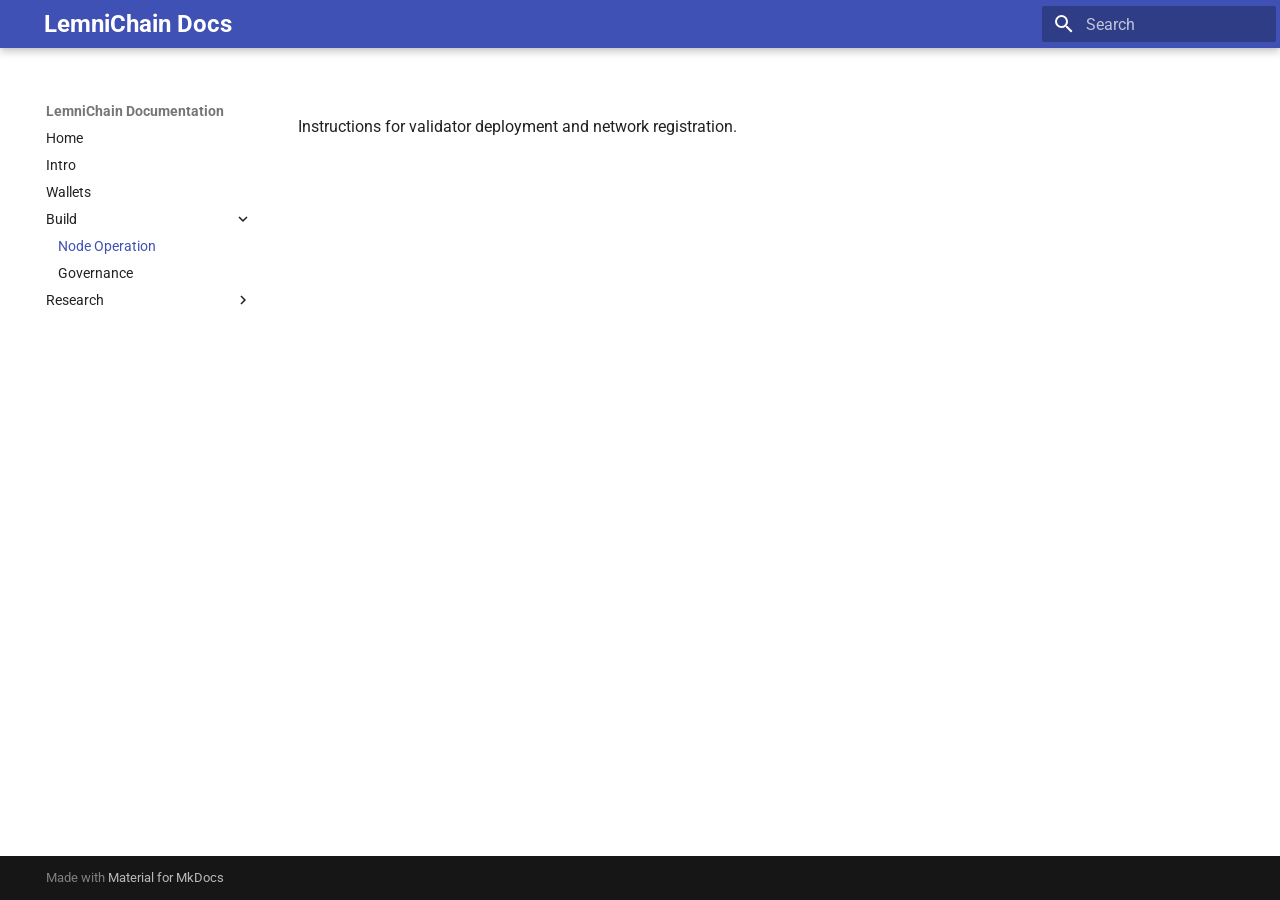
<file: nodes/index.html>
<!doctype html>
<html lang="en" class="no-js">
  <head>
    
      <meta charset="utf-8">
      <meta name="viewport" content="width=device-width,initial-scale=1">
      
      
      
        <link rel="canonical" href="https://tjenkins47.github.io/lemnichain-docs/nodes/">
      
      
        <link rel="prev" href="../wallet/">
      
      
        <link rel="next" href="../governance/">
      
      
      <link rel="icon" href="../None">
      <meta name="generator" content="mkdocs-1.6.1, mkdocs-material-9.2.8">
    
    
      
        <title>Node Operation - LemniChain Documentation</title>
      
    
    
      <link rel="stylesheet" href="../assets/stylesheets/main.046329b4.min.css">
      
        
        <link rel="stylesheet" href="../assets/stylesheets/palette.85d0ee34.min.css">
      
      


    
    
      
    
    
      
        
        
        <link rel="preconnect" href="https://fonts.gstatic.com" crossorigin>
        <link rel="stylesheet" href="https://fonts.googleapis.com/css?family=Roboto:300,300i,400,400i,700,700i%7CRoboto+Mono:400,400i,700,700i&display=fallback">
        <style>:root{--md-text-font:"Roboto";--md-code-font:"Roboto Mono"}</style>
      
    
    
      <link rel="stylesheet" href="../assets/stylesheets/centered.css">
    
      <link rel="stylesheet" href="../assets/stylesheets/extra.css">
    
    <script>__md_scope=new URL("..",location),__md_hash=e=>[...e].reduce((e,_)=>(e<<5)-e+_.charCodeAt(0),0),__md_get=(e,_=localStorage,t=__md_scope)=>JSON.parse(_.getItem(t.pathname+"."+e)),__md_set=(e,_,t=localStorage,a=__md_scope)=>{try{t.setItem(a.pathname+"."+e,JSON.stringify(_))}catch(e){}}</script>
    
      

    
    
    
  </head>
  
  
    
    
      
    
    
    
    
    <body dir="ltr" data-md-color-scheme="default" data-md-color-primary="indigo" data-md-color-accent="indigo">
  
    
    
      <script>var palette=__md_get("__palette");if(palette&&"object"==typeof palette.color)for(var key of Object.keys(palette.color))document.body.setAttribute("data-md-color-"+key,palette.color[key])</script>
    
    <input class="md-toggle" data-md-toggle="drawer" type="checkbox" id="__drawer" autocomplete="off">
    <input class="md-toggle" data-md-toggle="search" type="checkbox" id="__search" autocomplete="off">
    <label class="md-overlay" for="__drawer"></label>
    <div data-md-component="skip">
      
        
        <a href="#node-operation" class="md-skip">
          Skip to content
        </a>
      
    </div>
    <div data-md-component="announce">
      
    </div>
    
    
<header class="md-header" data-md-component="header">
  <div class="md-header__inner">
    <div class="md-header__title" style="margin-left: 2rem;">
      <strong style="font-size: 1.2rem;">LemniChain Docs</strong>
    </div>
    <div class="md-header__option">
      <div class="md-search" data-md-component="search" role="dialog">
  <label class="md-search__overlay" for="__search"></label>
  <div class="md-search__inner" role="search">
    <form class="md-search__form" name="search">
      <input type="text" class="md-search__input" name="query" aria-label="Search" placeholder="Search" autocapitalize="off" autocorrect="off" autocomplete="off" spellcheck="false" data-md-component="search-query" required>
      <label class="md-search__icon md-icon" for="__search">
        
        <svg xmlns="http://www.w3.org/2000/svg" viewBox="0 0 24 24"><path d="M9.5 3A6.5 6.5 0 0 1 16 9.5c0 1.61-.59 3.09-1.56 4.23l.27.27h.79l5 5-1.5 1.5-5-5v-.79l-.27-.27A6.516 6.516 0 0 1 9.5 16 6.5 6.5 0 0 1 3 9.5 6.5 6.5 0 0 1 9.5 3m0 2C7 5 5 7 5 9.5S7 14 9.5 14 14 12 14 9.5 12 5 9.5 5Z"/></svg>
        
        <svg xmlns="http://www.w3.org/2000/svg" viewBox="0 0 24 24"><path d="M20 11v2H8l5.5 5.5-1.42 1.42L4.16 12l7.92-7.92L13.5 5.5 8 11h12Z"/></svg>
      </label>
      <nav class="md-search__options" aria-label="Search">
        
        <button type="reset" class="md-search__icon md-icon" title="Clear" aria-label="Clear" tabindex="-1">
          
          <svg xmlns="http://www.w3.org/2000/svg" viewBox="0 0 24 24"><path d="M19 6.41 17.59 5 12 10.59 6.41 5 5 6.41 10.59 12 5 17.59 6.41 19 12 13.41 17.59 19 19 17.59 13.41 12 19 6.41Z"/></svg>
        </button>
      </nav>
      
    </form>
    <div class="md-search__output">
      <div class="md-search__scrollwrap" data-md-scrollfix>
        <div class="md-search-result" data-md-component="search-result">
          <div class="md-search-result__meta">
            Initializing search
          </div>
          <ol class="md-search-result__list" role="presentation"></ol>
        </div>
      </div>
    </div>
  </div>
</div>
    </div>
  </div>
</header>

    <div class="md-container" data-md-component="container">
      
      
      <main class="md-main" data-md-component="main">
        <div class="md-main__inner md-grid">
          
            
              
              <div class="md-sidebar md-sidebar--primary" data-md-component="sidebar" data-md-type="navigation" >
                <div class="md-sidebar__scrollwrap">
                  <div class="md-sidebar__inner">
                    



<nav class="md-nav md-nav--primary" aria-label="Navigation" data-md-level="0">
  <label class="md-nav__title" for="__drawer">
    <a href=".." title="LemniChain Documentation" class="md-nav__button md-logo" aria-label="LemniChain Documentation" data-md-component="logo">
      
  
  <svg xmlns="http://www.w3.org/2000/svg" viewBox="0 0 24 24"><path d="M12 8a3 3 0 0 0 3-3 3 3 0 0 0-3-3 3 3 0 0 0-3 3 3 3 0 0 0 3 3m0 3.54C9.64 9.35 6.5 8 3 8v11c3.5 0 6.64 1.35 9 3.54 2.36-2.19 5.5-3.54 9-3.54V8c-3.5 0-6.64 1.35-9 3.54Z"/></svg>

    </a>
    LemniChain Documentation
  </label>
  
  <ul class="md-nav__list" data-md-scrollfix>
    
      
      
  
  
  
    <li class="md-nav__item">
      <a href=".." class="md-nav__link">
        
  
  <span class="md-ellipsis">
    Home
  </span>
  

      </a>
    </li>
  

    
      
      
  
  
  
    <li class="md-nav__item">
      <a href="../intro/" class="md-nav__link">
        
  
  <span class="md-ellipsis">
    Intro
  </span>
  

      </a>
    </li>
  

    
      
      
  
  
  
    <li class="md-nav__item">
      <a href="../wallet/" class="md-nav__link">
        
  
  <span class="md-ellipsis">
    Wallets
  </span>
  

      </a>
    </li>
  

    
      
      
  
  
    
  
  
    
    
    
    <li class="md-nav__item md-nav__item--active md-nav__item--nested">
      
        
        
        
        
        <input class="md-nav__toggle md-toggle " type="checkbox" id="__nav_4" checked>
        
          <label class="md-nav__link" for="__nav_4" id="__nav_4_label" tabindex="0">
            
  
  <span class="md-ellipsis">
    Build
  </span>
  

            <span class="md-nav__icon md-icon"></span>
          </label>
        
        <nav class="md-nav" data-md-level="1" aria-labelledby="__nav_4_label" aria-expanded="true">
          <label class="md-nav__title" for="__nav_4">
            <span class="md-nav__icon md-icon"></span>
            Build
          </label>
          <ul class="md-nav__list" data-md-scrollfix>
            
              
                
  
  
    
  
  
    <li class="md-nav__item md-nav__item--active">
      
      <input class="md-nav__toggle md-toggle" type="checkbox" id="__toc">
      
      
        
      
      
      <a href="./" class="md-nav__link md-nav__link--active">
        
  
  <span class="md-ellipsis">
    Node Operation
  </span>
  

      </a>
      
    </li>
  

              
            
              
                
  
  
  
    <li class="md-nav__item">
      <a href="../governance/" class="md-nav__link">
        
  
  <span class="md-ellipsis">
    Governance
  </span>
  

      </a>
    </li>
  

              
            
          </ul>
        </nav>
      
    </li>
  

    
      
      
  
  
  
    
    
    
    <li class="md-nav__item md-nav__item--nested">
      
        
        
        
        
        <input class="md-nav__toggle md-toggle " type="checkbox" id="__nav_5" >
        
          <label class="md-nav__link" for="__nav_5" id="__nav_5_label" tabindex="0">
            
  
  <span class="md-ellipsis">
    Research
  </span>
  

            <span class="md-nav__icon md-icon"></span>
          </label>
        
        <nav class="md-nav" data-md-level="1" aria-labelledby="__nav_5_label" aria-expanded="false">
          <label class="md-nav__title" for="__nav_5">
            <span class="md-nav__icon md-icon"></span>
            Research
          </label>
          <ul class="md-nav__list" data-md-scrollfix>
            
              
                
  
  
  
    <li class="md-nav__item">
      <a href="../quantum/" class="md-nav__link">
        
  
  <span class="md-ellipsis">
    Quantum Security
  </span>
  

      </a>
    </li>
  

              
            
              
                
  
  
  
    <li class="md-nav__item">
      <a href="../security/" class="md-nav__link">
        
  
  <span class="md-ellipsis">
    Security Audits
  </span>
  

      </a>
    </li>
  

              
            
              
                
  
  
  
    <li class="md-nav__item">
      <a href="../api/" class="md-nav__link">
        
  
  <span class="md-ellipsis">
    API Reference
  </span>
  

      </a>
    </li>
  

              
            
          </ul>
        </nav>
      
    </li>
  

    
  </ul>
</nav>
                  </div>
                </div>
              </div>
            
            
              
              <div class="md-sidebar md-sidebar--secondary" data-md-component="sidebar" data-md-type="toc" >
                <div class="md-sidebar__scrollwrap">
                  <div class="md-sidebar__inner">
                    <!-- TOC manually disabled -->
                  </div>
                </div>
              </div>
            
          
          
            <div class="md-content" data-md-component="content">
              <article class="md-content__inner md-typeset">
                
                  


<h1 id="node-operation">Node Operation</h1>
<p>Instructions for validator deployment and network registration.</p>





                
              </article>
            </div>
          
          
        </div>
        
      </main>
      
        <footer class="md-footer">
  
  <div class="md-footer-meta md-typeset">
    <div class="md-footer-meta__inner md-grid">
      <div class="md-copyright">
  
  
    Made with
    <a href="https://squidfunk.github.io/mkdocs-material/" target="_blank" rel="noopener">
      Material for MkDocs
    </a>
  
</div>
      
    </div>
  </div>
</footer>
      
    </div>
    <div class="md-dialog" data-md-component="dialog">
      <div class="md-dialog__inner md-typeset"></div>
    </div>
    
    <script id="__config" type="application/json">{"base": "..", "features": [], "search": "../assets/javascripts/workers/search.dfff1995.min.js", "translations": {"clipboard.copied": "Copied to clipboard", "clipboard.copy": "Copy to clipboard", "search.result.more.one": "1 more on this page", "search.result.more.other": "# more on this page", "search.result.none": "No matching documents", "search.result.one": "1 matching document", "search.result.other": "# matching documents", "search.result.placeholder": "Type to start searching", "search.result.term.missing": "Missing", "select.version": "Select version"}}</script>
    
    
      <script src="../assets/javascripts/bundle.dff1b7c8.min.js"></script>
      
    
  </body>
</html>
</file>
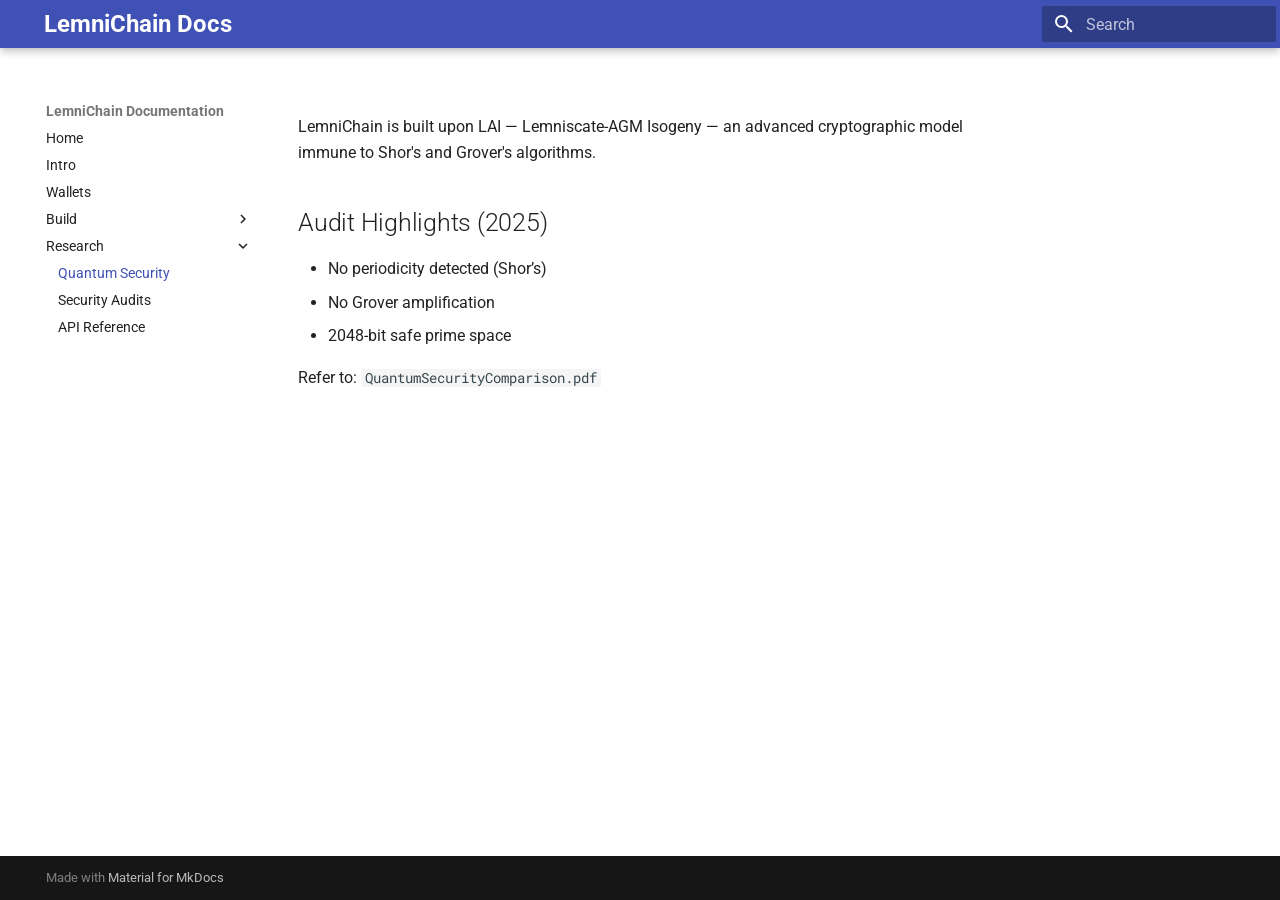
<file: quantum/index.html>
<!doctype html>
<html lang="en" class="no-js">
  <head>
    
      <meta charset="utf-8">
      <meta name="viewport" content="width=device-width,initial-scale=1">
      
      
      
        <link rel="canonical" href="https://tjenkins47.github.io/lemnichain-docs/quantum/">
      
      
        <link rel="prev" href="../governance/">
      
      
        <link rel="next" href="../security/">
      
      
      <link rel="icon" href="../None">
      <meta name="generator" content="mkdocs-1.6.1, mkdocs-material-9.2.8">
    
    
      
        <title>Quantum Security - LemniChain Documentation</title>
      
    
    
      <link rel="stylesheet" href="../assets/stylesheets/main.046329b4.min.css">
      
        
        <link rel="stylesheet" href="../assets/stylesheets/palette.85d0ee34.min.css">
      
      


    
    
      
    
    
      
        
        
        <link rel="preconnect" href="https://fonts.gstatic.com" crossorigin>
        <link rel="stylesheet" href="https://fonts.googleapis.com/css?family=Roboto:300,300i,400,400i,700,700i%7CRoboto+Mono:400,400i,700,700i&display=fallback">
        <style>:root{--md-text-font:"Roboto";--md-code-font:"Roboto Mono"}</style>
      
    
    
      <link rel="stylesheet" href="../assets/stylesheets/centered.css">
    
      <link rel="stylesheet" href="../assets/stylesheets/extra.css">
    
    <script>__md_scope=new URL("..",location),__md_hash=e=>[...e].reduce((e,_)=>(e<<5)-e+_.charCodeAt(0),0),__md_get=(e,_=localStorage,t=__md_scope)=>JSON.parse(_.getItem(t.pathname+"."+e)),__md_set=(e,_,t=localStorage,a=__md_scope)=>{try{t.setItem(a.pathname+"."+e,JSON.stringify(_))}catch(e){}}</script>
    
      

    
    
    
  </head>
  
  
    
    
      
    
    
    
    
    <body dir="ltr" data-md-color-scheme="default" data-md-color-primary="indigo" data-md-color-accent="indigo">
  
    
    
      <script>var palette=__md_get("__palette");if(palette&&"object"==typeof palette.color)for(var key of Object.keys(palette.color))document.body.setAttribute("data-md-color-"+key,palette.color[key])</script>
    
    <input class="md-toggle" data-md-toggle="drawer" type="checkbox" id="__drawer" autocomplete="off">
    <input class="md-toggle" data-md-toggle="search" type="checkbox" id="__search" autocomplete="off">
    <label class="md-overlay" for="__drawer"></label>
    <div data-md-component="skip">
      
        
        <a href="#quantum-resistant-cryptography" class="md-skip">
          Skip to content
        </a>
      
    </div>
    <div data-md-component="announce">
      
    </div>
    
    
<header class="md-header" data-md-component="header">
  <div class="md-header__inner">
    <div class="md-header__title" style="margin-left: 2rem;">
      <strong style="font-size: 1.2rem;">LemniChain Docs</strong>
    </div>
    <div class="md-header__option">
      <div class="md-search" data-md-component="search" role="dialog">
  <label class="md-search__overlay" for="__search"></label>
  <div class="md-search__inner" role="search">
    <form class="md-search__form" name="search">
      <input type="text" class="md-search__input" name="query" aria-label="Search" placeholder="Search" autocapitalize="off" autocorrect="off" autocomplete="off" spellcheck="false" data-md-component="search-query" required>
      <label class="md-search__icon md-icon" for="__search">
        
        <svg xmlns="http://www.w3.org/2000/svg" viewBox="0 0 24 24"><path d="M9.5 3A6.5 6.5 0 0 1 16 9.5c0 1.61-.59 3.09-1.56 4.23l.27.27h.79l5 5-1.5 1.5-5-5v-.79l-.27-.27A6.516 6.516 0 0 1 9.5 16 6.5 6.5 0 0 1 3 9.5 6.5 6.5 0 0 1 9.5 3m0 2C7 5 5 7 5 9.5S7 14 9.5 14 14 12 14 9.5 12 5 9.5 5Z"/></svg>
        
        <svg xmlns="http://www.w3.org/2000/svg" viewBox="0 0 24 24"><path d="M20 11v2H8l5.5 5.5-1.42 1.42L4.16 12l7.92-7.92L13.5 5.5 8 11h12Z"/></svg>
      </label>
      <nav class="md-search__options" aria-label="Search">
        
        <button type="reset" class="md-search__icon md-icon" title="Clear" aria-label="Clear" tabindex="-1">
          
          <svg xmlns="http://www.w3.org/2000/svg" viewBox="0 0 24 24"><path d="M19 6.41 17.59 5 12 10.59 6.41 5 5 6.41 10.59 12 5 17.59 6.41 19 12 13.41 17.59 19 19 17.59 13.41 12 19 6.41Z"/></svg>
        </button>
      </nav>
      
    </form>
    <div class="md-search__output">
      <div class="md-search__scrollwrap" data-md-scrollfix>
        <div class="md-search-result" data-md-component="search-result">
          <div class="md-search-result__meta">
            Initializing search
          </div>
          <ol class="md-search-result__list" role="presentation"></ol>
        </div>
      </div>
    </div>
  </div>
</div>
    </div>
  </div>
</header>

    <div class="md-container" data-md-component="container">
      
      
      <main class="md-main" data-md-component="main">
        <div class="md-main__inner md-grid">
          
            
              
              <div class="md-sidebar md-sidebar--primary" data-md-component="sidebar" data-md-type="navigation" >
                <div class="md-sidebar__scrollwrap">
                  <div class="md-sidebar__inner">
                    



<nav class="md-nav md-nav--primary" aria-label="Navigation" data-md-level="0">
  <label class="md-nav__title" for="__drawer">
    <a href=".." title="LemniChain Documentation" class="md-nav__button md-logo" aria-label="LemniChain Documentation" data-md-component="logo">
      
  
  <svg xmlns="http://www.w3.org/2000/svg" viewBox="0 0 24 24"><path d="M12 8a3 3 0 0 0 3-3 3 3 0 0 0-3-3 3 3 0 0 0-3 3 3 3 0 0 0 3 3m0 3.54C9.64 9.35 6.5 8 3 8v11c3.5 0 6.64 1.35 9 3.54 2.36-2.19 5.5-3.54 9-3.54V8c-3.5 0-6.64 1.35-9 3.54Z"/></svg>

    </a>
    LemniChain Documentation
  </label>
  
  <ul class="md-nav__list" data-md-scrollfix>
    
      
      
  
  
  
    <li class="md-nav__item">
      <a href=".." class="md-nav__link">
        
  
  <span class="md-ellipsis">
    Home
  </span>
  

      </a>
    </li>
  

    
      
      
  
  
  
    <li class="md-nav__item">
      <a href="../intro/" class="md-nav__link">
        
  
  <span class="md-ellipsis">
    Intro
  </span>
  

      </a>
    </li>
  

    
      
      
  
  
  
    <li class="md-nav__item">
      <a href="../wallet/" class="md-nav__link">
        
  
  <span class="md-ellipsis">
    Wallets
  </span>
  

      </a>
    </li>
  

    
      
      
  
  
  
    
    
    
    <li class="md-nav__item md-nav__item--nested">
      
        
        
        
        
        <input class="md-nav__toggle md-toggle " type="checkbox" id="__nav_4" >
        
          <label class="md-nav__link" for="__nav_4" id="__nav_4_label" tabindex="0">
            
  
  <span class="md-ellipsis">
    Build
  </span>
  

            <span class="md-nav__icon md-icon"></span>
          </label>
        
        <nav class="md-nav" data-md-level="1" aria-labelledby="__nav_4_label" aria-expanded="false">
          <label class="md-nav__title" for="__nav_4">
            <span class="md-nav__icon md-icon"></span>
            Build
          </label>
          <ul class="md-nav__list" data-md-scrollfix>
            
              
                
  
  
  
    <li class="md-nav__item">
      <a href="../nodes/" class="md-nav__link">
        
  
  <span class="md-ellipsis">
    Node Operation
  </span>
  

      </a>
    </li>
  

              
            
              
                
  
  
  
    <li class="md-nav__item">
      <a href="../governance/" class="md-nav__link">
        
  
  <span class="md-ellipsis">
    Governance
  </span>
  

      </a>
    </li>
  

              
            
          </ul>
        </nav>
      
    </li>
  

    
      
      
  
  
    
  
  
    
    
    
    <li class="md-nav__item md-nav__item--active md-nav__item--nested">
      
        
        
        
        
        <input class="md-nav__toggle md-toggle " type="checkbox" id="__nav_5" checked>
        
          <label class="md-nav__link" for="__nav_5" id="__nav_5_label" tabindex="0">
            
  
  <span class="md-ellipsis">
    Research
  </span>
  

            <span class="md-nav__icon md-icon"></span>
          </label>
        
        <nav class="md-nav" data-md-level="1" aria-labelledby="__nav_5_label" aria-expanded="true">
          <label class="md-nav__title" for="__nav_5">
            <span class="md-nav__icon md-icon"></span>
            Research
          </label>
          <ul class="md-nav__list" data-md-scrollfix>
            
              
                
  
  
    
  
  
    <li class="md-nav__item md-nav__item--active">
      
      <input class="md-nav__toggle md-toggle" type="checkbox" id="__toc">
      
      
        
      
      
        <label class="md-nav__link md-nav__link--active" for="__toc">
          
  
  <span class="md-ellipsis">
    Quantum Security
  </span>
  

          <span class="md-nav__icon md-icon"></span>
        </label>
      
      <a href="./" class="md-nav__link md-nav__link--active">
        
  
  <span class="md-ellipsis">
    Quantum Security
  </span>
  

      </a>
      
        <!-- TOC manually disabled -->
      
    </li>
  

              
            
              
                
  
  
  
    <li class="md-nav__item">
      <a href="../security/" class="md-nav__link">
        
  
  <span class="md-ellipsis">
    Security Audits
  </span>
  

      </a>
    </li>
  

              
            
              
                
  
  
  
    <li class="md-nav__item">
      <a href="../api/" class="md-nav__link">
        
  
  <span class="md-ellipsis">
    API Reference
  </span>
  

      </a>
    </li>
  

              
            
          </ul>
        </nav>
      
    </li>
  

    
  </ul>
</nav>
                  </div>
                </div>
              </div>
            
            
              
              <div class="md-sidebar md-sidebar--secondary" data-md-component="sidebar" data-md-type="toc" >
                <div class="md-sidebar__scrollwrap">
                  <div class="md-sidebar__inner">
                    <!-- TOC manually disabled -->
                  </div>
                </div>
              </div>
            
          
          
            <div class="md-content" data-md-component="content">
              <article class="md-content__inner md-typeset">
                
                  


<h1 id="quantum-resistant-cryptography">Quantum-Resistant Cryptography</h1>
<p>LemniChain is built upon LAI — Lemniscate-AGM Isogeny — an advanced cryptographic model immune to Shor's and Grover's algorithms.</p>
<h2 id="audit-highlights-2025">Audit Highlights (2025)</h2>
<ul>
<li>No periodicity detected (Shor’s)</li>
<li>No Grover amplification</li>
<li>2048-bit safe prime space</li>
</ul>
<p>Refer to: <code>QuantumSecurityComparison.pdf</code></p>





                
              </article>
            </div>
          
          
        </div>
        
      </main>
      
        <footer class="md-footer">
  
  <div class="md-footer-meta md-typeset">
    <div class="md-footer-meta__inner md-grid">
      <div class="md-copyright">
  
  
    Made with
    <a href="https://squidfunk.github.io/mkdocs-material/" target="_blank" rel="noopener">
      Material for MkDocs
    </a>
  
</div>
      
    </div>
  </div>
</footer>
      
    </div>
    <div class="md-dialog" data-md-component="dialog">
      <div class="md-dialog__inner md-typeset"></div>
    </div>
    
    <script id="__config" type="application/json">{"base": "..", "features": [], "search": "../assets/javascripts/workers/search.dfff1995.min.js", "translations": {"clipboard.copied": "Copied to clipboard", "clipboard.copy": "Copy to clipboard", "search.result.more.one": "1 more on this page", "search.result.more.other": "# more on this page", "search.result.none": "No matching documents", "search.result.one": "1 matching document", "search.result.other": "# matching documents", "search.result.placeholder": "Type to start searching", "search.result.term.missing": "Missing", "select.version": "Select version"}}</script>
    
    
      <script src="../assets/javascripts/bundle.dff1b7c8.min.js"></script>
      
    
  </body>
</html>
</file>
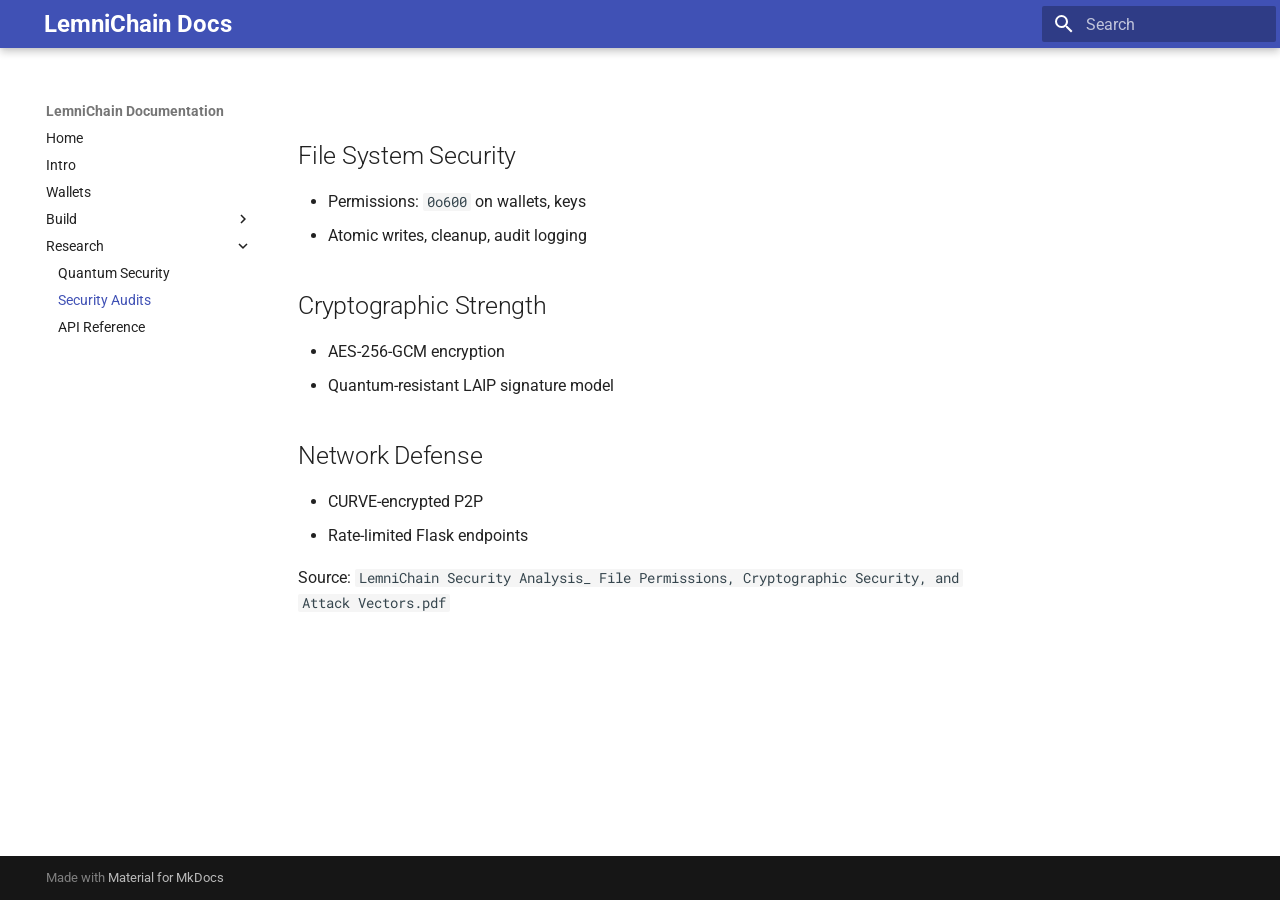
<file: security/index.html>
<!doctype html>
<html lang="en" class="no-js">
  <head>
    
      <meta charset="utf-8">
      <meta name="viewport" content="width=device-width,initial-scale=1">
      
      
      
        <link rel="canonical" href="https://tjenkins47.github.io/lemnichain-docs/security/">
      
      
        <link rel="prev" href="../quantum/">
      
      
        <link rel="next" href="../api/">
      
      
      <link rel="icon" href="../None">
      <meta name="generator" content="mkdocs-1.6.1, mkdocs-material-9.2.8">
    
    
      
        <title>Security Audits - LemniChain Documentation</title>
      
    
    
      <link rel="stylesheet" href="../assets/stylesheets/main.046329b4.min.css">
      
        
        <link rel="stylesheet" href="../assets/stylesheets/palette.85d0ee34.min.css">
      
      


    
    
      
    
    
      
        
        
        <link rel="preconnect" href="https://fonts.gstatic.com" crossorigin>
        <link rel="stylesheet" href="https://fonts.googleapis.com/css?family=Roboto:300,300i,400,400i,700,700i%7CRoboto+Mono:400,400i,700,700i&display=fallback">
        <style>:root{--md-text-font:"Roboto";--md-code-font:"Roboto Mono"}</style>
      
    
    
      <link rel="stylesheet" href="../assets/stylesheets/centered.css">
    
      <link rel="stylesheet" href="../assets/stylesheets/extra.css">
    
    <script>__md_scope=new URL("..",location),__md_hash=e=>[...e].reduce((e,_)=>(e<<5)-e+_.charCodeAt(0),0),__md_get=(e,_=localStorage,t=__md_scope)=>JSON.parse(_.getItem(t.pathname+"."+e)),__md_set=(e,_,t=localStorage,a=__md_scope)=>{try{t.setItem(a.pathname+"."+e,JSON.stringify(_))}catch(e){}}</script>
    
      

    
    
    
  </head>
  
  
    
    
      
    
    
    
    
    <body dir="ltr" data-md-color-scheme="default" data-md-color-primary="indigo" data-md-color-accent="indigo">
  
    
    
      <script>var palette=__md_get("__palette");if(palette&&"object"==typeof palette.color)for(var key of Object.keys(palette.color))document.body.setAttribute("data-md-color-"+key,palette.color[key])</script>
    
    <input class="md-toggle" data-md-toggle="drawer" type="checkbox" id="__drawer" autocomplete="off">
    <input class="md-toggle" data-md-toggle="search" type="checkbox" id="__search" autocomplete="off">
    <label class="md-overlay" for="__drawer"></label>
    <div data-md-component="skip">
      
        
        <a href="#security-assessment-audits" class="md-skip">
          Skip to content
        </a>
      
    </div>
    <div data-md-component="announce">
      
    </div>
    
    
<header class="md-header" data-md-component="header">
  <div class="md-header__inner">
    <div class="md-header__title" style="margin-left: 2rem;">
      <strong style="font-size: 1.2rem;">LemniChain Docs</strong>
    </div>
    <div class="md-header__option">
      <div class="md-search" data-md-component="search" role="dialog">
  <label class="md-search__overlay" for="__search"></label>
  <div class="md-search__inner" role="search">
    <form class="md-search__form" name="search">
      <input type="text" class="md-search__input" name="query" aria-label="Search" placeholder="Search" autocapitalize="off" autocorrect="off" autocomplete="off" spellcheck="false" data-md-component="search-query" required>
      <label class="md-search__icon md-icon" for="__search">
        
        <svg xmlns="http://www.w3.org/2000/svg" viewBox="0 0 24 24"><path d="M9.5 3A6.5 6.5 0 0 1 16 9.5c0 1.61-.59 3.09-1.56 4.23l.27.27h.79l5 5-1.5 1.5-5-5v-.79l-.27-.27A6.516 6.516 0 0 1 9.5 16 6.5 6.5 0 0 1 3 9.5 6.5 6.5 0 0 1 9.5 3m0 2C7 5 5 7 5 9.5S7 14 9.5 14 14 12 14 9.5 12 5 9.5 5Z"/></svg>
        
        <svg xmlns="http://www.w3.org/2000/svg" viewBox="0 0 24 24"><path d="M20 11v2H8l5.5 5.5-1.42 1.42L4.16 12l7.92-7.92L13.5 5.5 8 11h12Z"/></svg>
      </label>
      <nav class="md-search__options" aria-label="Search">
        
        <button type="reset" class="md-search__icon md-icon" title="Clear" aria-label="Clear" tabindex="-1">
          
          <svg xmlns="http://www.w3.org/2000/svg" viewBox="0 0 24 24"><path d="M19 6.41 17.59 5 12 10.59 6.41 5 5 6.41 10.59 12 5 17.59 6.41 19 12 13.41 17.59 19 19 17.59 13.41 12 19 6.41Z"/></svg>
        </button>
      </nav>
      
    </form>
    <div class="md-search__output">
      <div class="md-search__scrollwrap" data-md-scrollfix>
        <div class="md-search-result" data-md-component="search-result">
          <div class="md-search-result__meta">
            Initializing search
          </div>
          <ol class="md-search-result__list" role="presentation"></ol>
        </div>
      </div>
    </div>
  </div>
</div>
    </div>
  </div>
</header>

    <div class="md-container" data-md-component="container">
      
      
      <main class="md-main" data-md-component="main">
        <div class="md-main__inner md-grid">
          
            
              
              <div class="md-sidebar md-sidebar--primary" data-md-component="sidebar" data-md-type="navigation" >
                <div class="md-sidebar__scrollwrap">
                  <div class="md-sidebar__inner">
                    



<nav class="md-nav md-nav--primary" aria-label="Navigation" data-md-level="0">
  <label class="md-nav__title" for="__drawer">
    <a href=".." title="LemniChain Documentation" class="md-nav__button md-logo" aria-label="LemniChain Documentation" data-md-component="logo">
      
  
  <svg xmlns="http://www.w3.org/2000/svg" viewBox="0 0 24 24"><path d="M12 8a3 3 0 0 0 3-3 3 3 0 0 0-3-3 3 3 0 0 0-3 3 3 3 0 0 0 3 3m0 3.54C9.64 9.35 6.5 8 3 8v11c3.5 0 6.64 1.35 9 3.54 2.36-2.19 5.5-3.54 9-3.54V8c-3.5 0-6.64 1.35-9 3.54Z"/></svg>

    </a>
    LemniChain Documentation
  </label>
  
  <ul class="md-nav__list" data-md-scrollfix>
    
      
      
  
  
  
    <li class="md-nav__item">
      <a href=".." class="md-nav__link">
        
  
  <span class="md-ellipsis">
    Home
  </span>
  

      </a>
    </li>
  

    
      
      
  
  
  
    <li class="md-nav__item">
      <a href="../intro/" class="md-nav__link">
        
  
  <span class="md-ellipsis">
    Intro
  </span>
  

      </a>
    </li>
  

    
      
      
  
  
  
    <li class="md-nav__item">
      <a href="../wallet/" class="md-nav__link">
        
  
  <span class="md-ellipsis">
    Wallets
  </span>
  

      </a>
    </li>
  

    
      
      
  
  
  
    
    
    
    <li class="md-nav__item md-nav__item--nested">
      
        
        
        
        
        <input class="md-nav__toggle md-toggle " type="checkbox" id="__nav_4" >
        
          <label class="md-nav__link" for="__nav_4" id="__nav_4_label" tabindex="0">
            
  
  <span class="md-ellipsis">
    Build
  </span>
  

            <span class="md-nav__icon md-icon"></span>
          </label>
        
        <nav class="md-nav" data-md-level="1" aria-labelledby="__nav_4_label" aria-expanded="false">
          <label class="md-nav__title" for="__nav_4">
            <span class="md-nav__icon md-icon"></span>
            Build
          </label>
          <ul class="md-nav__list" data-md-scrollfix>
            
              
                
  
  
  
    <li class="md-nav__item">
      <a href="../nodes/" class="md-nav__link">
        
  
  <span class="md-ellipsis">
    Node Operation
  </span>
  

      </a>
    </li>
  

              
            
              
                
  
  
  
    <li class="md-nav__item">
      <a href="../governance/" class="md-nav__link">
        
  
  <span class="md-ellipsis">
    Governance
  </span>
  

      </a>
    </li>
  

              
            
          </ul>
        </nav>
      
    </li>
  

    
      
      
  
  
    
  
  
    
    
    
    <li class="md-nav__item md-nav__item--active md-nav__item--nested">
      
        
        
        
        
        <input class="md-nav__toggle md-toggle " type="checkbox" id="__nav_5" checked>
        
          <label class="md-nav__link" for="__nav_5" id="__nav_5_label" tabindex="0">
            
  
  <span class="md-ellipsis">
    Research
  </span>
  

            <span class="md-nav__icon md-icon"></span>
          </label>
        
        <nav class="md-nav" data-md-level="1" aria-labelledby="__nav_5_label" aria-expanded="true">
          <label class="md-nav__title" for="__nav_5">
            <span class="md-nav__icon md-icon"></span>
            Research
          </label>
          <ul class="md-nav__list" data-md-scrollfix>
            
              
                
  
  
  
    <li class="md-nav__item">
      <a href="../quantum/" class="md-nav__link">
        
  
  <span class="md-ellipsis">
    Quantum Security
  </span>
  

      </a>
    </li>
  

              
            
              
                
  
  
    
  
  
    <li class="md-nav__item md-nav__item--active">
      
      <input class="md-nav__toggle md-toggle" type="checkbox" id="__toc">
      
      
        
      
      
        <label class="md-nav__link md-nav__link--active" for="__toc">
          
  
  <span class="md-ellipsis">
    Security Audits
  </span>
  

          <span class="md-nav__icon md-icon"></span>
        </label>
      
      <a href="./" class="md-nav__link md-nav__link--active">
        
  
  <span class="md-ellipsis">
    Security Audits
  </span>
  

      </a>
      
        <!-- TOC manually disabled -->
      
    </li>
  

              
            
              
                
  
  
  
    <li class="md-nav__item">
      <a href="../api/" class="md-nav__link">
        
  
  <span class="md-ellipsis">
    API Reference
  </span>
  

      </a>
    </li>
  

              
            
          </ul>
        </nav>
      
    </li>
  

    
  </ul>
</nav>
                  </div>
                </div>
              </div>
            
            
              
              <div class="md-sidebar md-sidebar--secondary" data-md-component="sidebar" data-md-type="toc" >
                <div class="md-sidebar__scrollwrap">
                  <div class="md-sidebar__inner">
                    <!-- TOC manually disabled -->
                  </div>
                </div>
              </div>
            
          
          
            <div class="md-content" data-md-component="content">
              <article class="md-content__inner md-typeset">
                
                  


<h1 id="security-assessment-audits">Security Assessment &amp; Audits</h1>
<h2 id="file-system-security">File System Security</h2>
<ul>
<li>Permissions: <code>0o600</code> on wallets, keys</li>
<li>Atomic writes, cleanup, audit logging</li>
</ul>
<h2 id="cryptographic-strength">Cryptographic Strength</h2>
<ul>
<li>AES-256-GCM encryption</li>
<li>Quantum-resistant LAIP signature model</li>
</ul>
<h2 id="network-defense">Network Defense</h2>
<ul>
<li>CURVE-encrypted P2P</li>
<li>Rate-limited Flask endpoints</li>
</ul>
<p>Source: <code>LemniChain Security Analysis_ File Permissions, Cryptographic Security, and Attack Vectors.pdf</code></p>





                
              </article>
            </div>
          
          
        </div>
        
      </main>
      
        <footer class="md-footer">
  
  <div class="md-footer-meta md-typeset">
    <div class="md-footer-meta__inner md-grid">
      <div class="md-copyright">
  
  
    Made with
    <a href="https://squidfunk.github.io/mkdocs-material/" target="_blank" rel="noopener">
      Material for MkDocs
    </a>
  
</div>
      
    </div>
  </div>
</footer>
      
    </div>
    <div class="md-dialog" data-md-component="dialog">
      <div class="md-dialog__inner md-typeset"></div>
    </div>
    
    <script id="__config" type="application/json">{"base": "..", "features": [], "search": "../assets/javascripts/workers/search.dfff1995.min.js", "translations": {"clipboard.copied": "Copied to clipboard", "clipboard.copy": "Copy to clipboard", "search.result.more.one": "1 more on this page", "search.result.more.other": "# more on this page", "search.result.none": "No matching documents", "search.result.one": "1 matching document", "search.result.other": "# matching documents", "search.result.placeholder": "Type to start searching", "search.result.term.missing": "Missing", "select.version": "Select version"}}</script>
    
    
      <script src="../assets/javascripts/bundle.dff1b7c8.min.js"></script>
      
    
  </body>
</html>
</file>
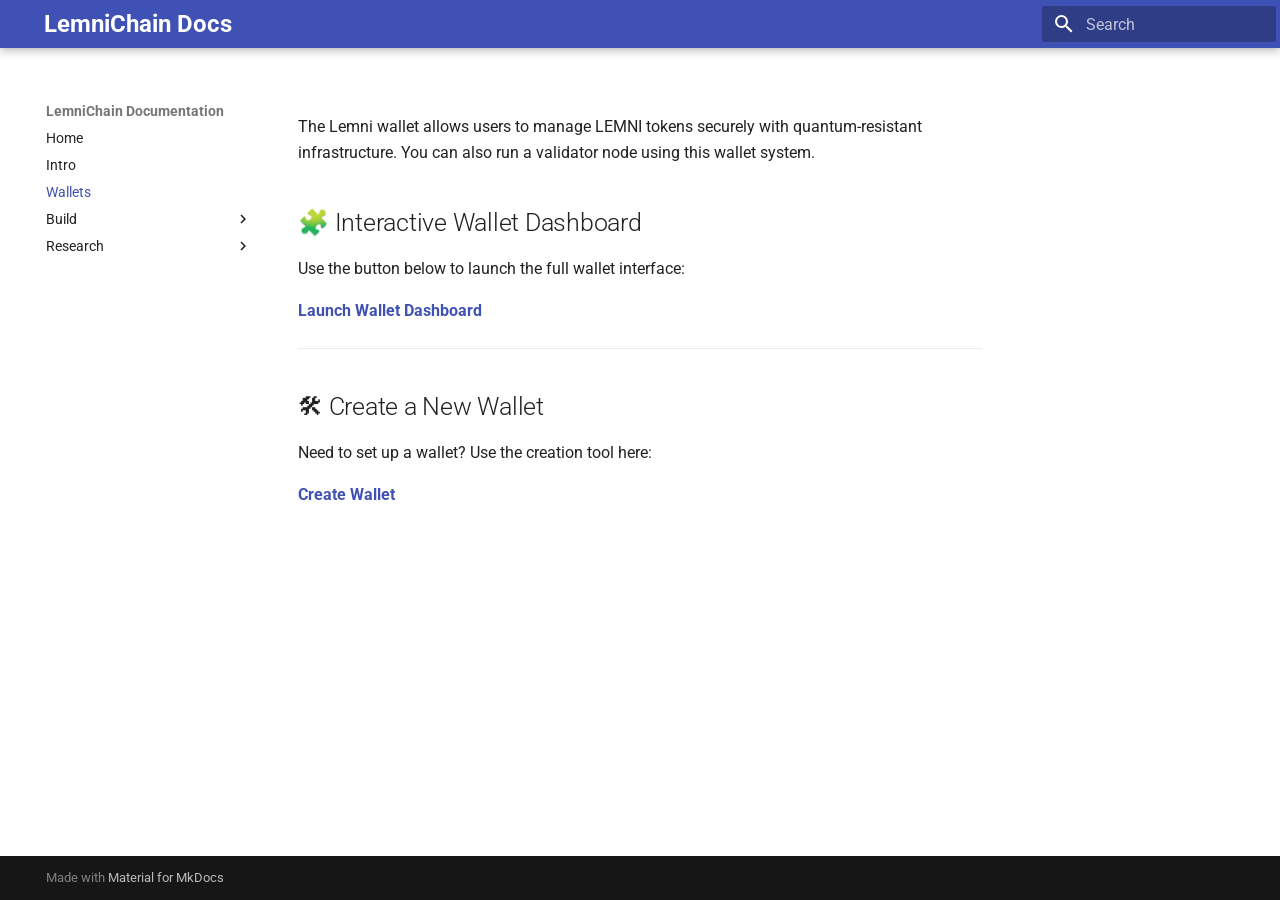
<file: wallet/index.html>
<!doctype html>
<html lang="en" class="no-js">
  <head>
    
      <meta charset="utf-8">
      <meta name="viewport" content="width=device-width,initial-scale=1">
      
      
      
        <link rel="canonical" href="https://tjenkins47.github.io/lemnichain-docs/wallet/">
      
      
        <link rel="prev" href="../intro/">
      
      
        <link rel="next" href="../nodes/">
      
      
      <link rel="icon" href="../None">
      <meta name="generator" content="mkdocs-1.6.1, mkdocs-material-9.2.8">
    
    
      
        <title>Wallets - LemniChain Documentation</title>
      
    
    
      <link rel="stylesheet" href="../assets/stylesheets/main.046329b4.min.css">
      
        
        <link rel="stylesheet" href="../assets/stylesheets/palette.85d0ee34.min.css">
      
      


    
    
      
    
    
      
        
        
        <link rel="preconnect" href="https://fonts.gstatic.com" crossorigin>
        <link rel="stylesheet" href="https://fonts.googleapis.com/css?family=Roboto:300,300i,400,400i,700,700i%7CRoboto+Mono:400,400i,700,700i&display=fallback">
        <style>:root{--md-text-font:"Roboto";--md-code-font:"Roboto Mono"}</style>
      
    
    
      <link rel="stylesheet" href="../assets/stylesheets/centered.css">
    
      <link rel="stylesheet" href="../assets/stylesheets/extra.css">
    
    <script>__md_scope=new URL("..",location),__md_hash=e=>[...e].reduce((e,_)=>(e<<5)-e+_.charCodeAt(0),0),__md_get=(e,_=localStorage,t=__md_scope)=>JSON.parse(_.getItem(t.pathname+"."+e)),__md_set=(e,_,t=localStorage,a=__md_scope)=>{try{t.setItem(a.pathname+"."+e,JSON.stringify(_))}catch(e){}}</script>
    
      

    
    
    
  </head>
  
  
    
    
      
    
    
    
    
    <body dir="ltr" data-md-color-scheme="default" data-md-color-primary="indigo" data-md-color-accent="indigo">
  
    
    
      <script>var palette=__md_get("__palette");if(palette&&"object"==typeof palette.color)for(var key of Object.keys(palette.color))document.body.setAttribute("data-md-color-"+key,palette.color[key])</script>
    
    <input class="md-toggle" data-md-toggle="drawer" type="checkbox" id="__drawer" autocomplete="off">
    <input class="md-toggle" data-md-toggle="search" type="checkbox" id="__search" autocomplete="off">
    <label class="md-overlay" for="__drawer"></label>
    <div data-md-component="skip">
      
        
        <a href="#wallets" class="md-skip">
          Skip to content
        </a>
      
    </div>
    <div data-md-component="announce">
      
    </div>
    
    
<header class="md-header" data-md-component="header">
  <div class="md-header__inner">
    <div class="md-header__title" style="margin-left: 2rem;">
      <strong style="font-size: 1.2rem;">LemniChain Docs</strong>
    </div>
    <div class="md-header__option">
      <div class="md-search" data-md-component="search" role="dialog">
  <label class="md-search__overlay" for="__search"></label>
  <div class="md-search__inner" role="search">
    <form class="md-search__form" name="search">
      <input type="text" class="md-search__input" name="query" aria-label="Search" placeholder="Search" autocapitalize="off" autocorrect="off" autocomplete="off" spellcheck="false" data-md-component="search-query" required>
      <label class="md-search__icon md-icon" for="__search">
        
        <svg xmlns="http://www.w3.org/2000/svg" viewBox="0 0 24 24"><path d="M9.5 3A6.5 6.5 0 0 1 16 9.5c0 1.61-.59 3.09-1.56 4.23l.27.27h.79l5 5-1.5 1.5-5-5v-.79l-.27-.27A6.516 6.516 0 0 1 9.5 16 6.5 6.5 0 0 1 3 9.5 6.5 6.5 0 0 1 9.5 3m0 2C7 5 5 7 5 9.5S7 14 9.5 14 14 12 14 9.5 12 5 9.5 5Z"/></svg>
        
        <svg xmlns="http://www.w3.org/2000/svg" viewBox="0 0 24 24"><path d="M20 11v2H8l5.5 5.5-1.42 1.42L4.16 12l7.92-7.92L13.5 5.5 8 11h12Z"/></svg>
      </label>
      <nav class="md-search__options" aria-label="Search">
        
        <button type="reset" class="md-search__icon md-icon" title="Clear" aria-label="Clear" tabindex="-1">
          
          <svg xmlns="http://www.w3.org/2000/svg" viewBox="0 0 24 24"><path d="M19 6.41 17.59 5 12 10.59 6.41 5 5 6.41 10.59 12 5 17.59 6.41 19 12 13.41 17.59 19 19 17.59 13.41 12 19 6.41Z"/></svg>
        </button>
      </nav>
      
    </form>
    <div class="md-search__output">
      <div class="md-search__scrollwrap" data-md-scrollfix>
        <div class="md-search-result" data-md-component="search-result">
          <div class="md-search-result__meta">
            Initializing search
          </div>
          <ol class="md-search-result__list" role="presentation"></ol>
        </div>
      </div>
    </div>
  </div>
</div>
    </div>
  </div>
</header>

    <div class="md-container" data-md-component="container">
      
      
      <main class="md-main" data-md-component="main">
        <div class="md-main__inner md-grid">
          
            
              
              <div class="md-sidebar md-sidebar--primary" data-md-component="sidebar" data-md-type="navigation" >
                <div class="md-sidebar__scrollwrap">
                  <div class="md-sidebar__inner">
                    



<nav class="md-nav md-nav--primary" aria-label="Navigation" data-md-level="0">
  <label class="md-nav__title" for="__drawer">
    <a href=".." title="LemniChain Documentation" class="md-nav__button md-logo" aria-label="LemniChain Documentation" data-md-component="logo">
      
  
  <svg xmlns="http://www.w3.org/2000/svg" viewBox="0 0 24 24"><path d="M12 8a3 3 0 0 0 3-3 3 3 0 0 0-3-3 3 3 0 0 0-3 3 3 3 0 0 0 3 3m0 3.54C9.64 9.35 6.5 8 3 8v11c3.5 0 6.64 1.35 9 3.54 2.36-2.19 5.5-3.54 9-3.54V8c-3.5 0-6.64 1.35-9 3.54Z"/></svg>

    </a>
    LemniChain Documentation
  </label>
  
  <ul class="md-nav__list" data-md-scrollfix>
    
      
      
  
  
  
    <li class="md-nav__item">
      <a href=".." class="md-nav__link">
        
  
  <span class="md-ellipsis">
    Home
  </span>
  

      </a>
    </li>
  

    
      
      
  
  
  
    <li class="md-nav__item">
      <a href="../intro/" class="md-nav__link">
        
  
  <span class="md-ellipsis">
    Intro
  </span>
  

      </a>
    </li>
  

    
      
      
  
  
    
  
  
    <li class="md-nav__item md-nav__item--active">
      
      <input class="md-nav__toggle md-toggle" type="checkbox" id="__toc">
      
      
        
      
      
        <label class="md-nav__link md-nav__link--active" for="__toc">
          
  
  <span class="md-ellipsis">
    Wallets
  </span>
  

          <span class="md-nav__icon md-icon"></span>
        </label>
      
      <a href="./" class="md-nav__link md-nav__link--active">
        
  
  <span class="md-ellipsis">
    Wallets
  </span>
  

      </a>
      
        <!-- TOC manually disabled -->
      
    </li>
  

    
      
      
  
  
  
    
    
    
    <li class="md-nav__item md-nav__item--nested">
      
        
        
        
        
        <input class="md-nav__toggle md-toggle " type="checkbox" id="__nav_4" >
        
          <label class="md-nav__link" for="__nav_4" id="__nav_4_label" tabindex="0">
            
  
  <span class="md-ellipsis">
    Build
  </span>
  

            <span class="md-nav__icon md-icon"></span>
          </label>
        
        <nav class="md-nav" data-md-level="1" aria-labelledby="__nav_4_label" aria-expanded="false">
          <label class="md-nav__title" for="__nav_4">
            <span class="md-nav__icon md-icon"></span>
            Build
          </label>
          <ul class="md-nav__list" data-md-scrollfix>
            
              
                
  
  
  
    <li class="md-nav__item">
      <a href="../nodes/" class="md-nav__link">
        
  
  <span class="md-ellipsis">
    Node Operation
  </span>
  

      </a>
    </li>
  

              
            
              
                
  
  
  
    <li class="md-nav__item">
      <a href="../governance/" class="md-nav__link">
        
  
  <span class="md-ellipsis">
    Governance
  </span>
  

      </a>
    </li>
  

              
            
          </ul>
        </nav>
      
    </li>
  

    
      
      
  
  
  
    
    
    
    <li class="md-nav__item md-nav__item--nested">
      
        
        
        
        
        <input class="md-nav__toggle md-toggle " type="checkbox" id="__nav_5" >
        
          <label class="md-nav__link" for="__nav_5" id="__nav_5_label" tabindex="0">
            
  
  <span class="md-ellipsis">
    Research
  </span>
  

            <span class="md-nav__icon md-icon"></span>
          </label>
        
        <nav class="md-nav" data-md-level="1" aria-labelledby="__nav_5_label" aria-expanded="false">
          <label class="md-nav__title" for="__nav_5">
            <span class="md-nav__icon md-icon"></span>
            Research
          </label>
          <ul class="md-nav__list" data-md-scrollfix>
            
              
                
  
  
  
    <li class="md-nav__item">
      <a href="../quantum/" class="md-nav__link">
        
  
  <span class="md-ellipsis">
    Quantum Security
  </span>
  

      </a>
    </li>
  

              
            
              
                
  
  
  
    <li class="md-nav__item">
      <a href="../security/" class="md-nav__link">
        
  
  <span class="md-ellipsis">
    Security Audits
  </span>
  

      </a>
    </li>
  

              
            
              
                
  
  
  
    <li class="md-nav__item">
      <a href="../api/" class="md-nav__link">
        
  
  <span class="md-ellipsis">
    API Reference
  </span>
  

      </a>
    </li>
  

              
            
          </ul>
        </nav>
      
    </li>
  

    
  </ul>
</nav>
                  </div>
                </div>
              </div>
            
            
              
              <div class="md-sidebar md-sidebar--secondary" data-md-component="sidebar" data-md-type="toc" >
                <div class="md-sidebar__scrollwrap">
                  <div class="md-sidebar__inner">
                    <!-- TOC manually disabled -->
                  </div>
                </div>
              </div>
            
          
          
            <div class="md-content" data-md-component="content">
              <article class="md-content__inner md-typeset">
                
                  


<h1 id="wallets">Wallets</h1>
<p>The Lemni wallet allows users to manage LEMNI tokens securely with quantum-resistant infrastructure. You can also run a validator node using this wallet system.</p>
<h2 id="interactive-wallet-dashboard">🧩 Interactive Wallet Dashboard</h2>
<p>Use the button below to launch the full wallet interface:</p>
<p><a href="../lemni_wallet.html"><strong>Launch Wallet Dashboard</strong></a></p>
<hr />
<h2 id="create-a-new-wallet">🛠 Create a New Wallet</h2>
<p>Need to set up a wallet? Use the creation tool here:</p>
<p><a href="../create_wallet.html"><strong>Create Wallet</strong></a></p>





                
              </article>
            </div>
          
          
        </div>
        
      </main>
      
        <footer class="md-footer">
  
  <div class="md-footer-meta md-typeset">
    <div class="md-footer-meta__inner md-grid">
      <div class="md-copyright">
  
  
    Made with
    <a href="https://squidfunk.github.io/mkdocs-material/" target="_blank" rel="noopener">
      Material for MkDocs
    </a>
  
</div>
      
    </div>
  </div>
</footer>
      
    </div>
    <div class="md-dialog" data-md-component="dialog">
      <div class="md-dialog__inner md-typeset"></div>
    </div>
    
    <script id="__config" type="application/json">{"base": "..", "features": [], "search": "../assets/javascripts/workers/search.dfff1995.min.js", "translations": {"clipboard.copied": "Copied to clipboard", "clipboard.copy": "Copy to clipboard", "search.result.more.one": "1 more on this page", "search.result.more.other": "# more on this page", "search.result.none": "No matching documents", "search.result.one": "1 matching document", "search.result.other": "# matching documents", "search.result.placeholder": "Type to start searching", "search.result.term.missing": "Missing", "select.version": "Select version"}}</script>
    
    
      <script src="../assets/javascripts/bundle.dff1b7c8.min.js"></script>
      
    
  </body>
</html>
</file>
<file: assets/stylesheets/centered.css>
.md-content {
  max-width: 60%;
  margin: 0 auto;
}
</file>
<file: assets/stylesheets/extra.css>
/* Homepage full-screen background fix based on lemnichain-v1 */

.homepage img {
    width: 100vw;
    height: 100vh;
    object-fit: cover;
    margin: 0;
    padding: 0;
    display: block;
}
body.lemni-homepage h1:first-of-type {
    display: none !important;
    margin: 0 !important;
    padding: 0 !important;
}
/* Hide homepage H1 based on multiple matching conditions */
.md-content__inner > h1:first-of-type,
body[data-md-path="index"] .md-content__inner > h1:first-of-type,
body.lemni-homepage .md-content__inner > h1:first-of-type,
html.lemni-homepage .md-content__inner > h1:first-of-type,
html[data-md-page="index.md"] .md-content__inner > h1:first-of-type {
    display: none !important;
    margin: 0 !important;
    padding: 0 !important;
}
</file>
<file: assets/stylesheets/main.046329b4.min.css>
@charset "UTF-8";html{-webkit-text-size-adjust:none;-moz-text-size-adjust:none;text-size-adjust:none;box-sizing:border-box}*,:after,:before{box-sizing:inherit}@media (prefers-reduced-motion){*,:after,:before{transition:none!important}}body{margin:0}a,button,input,label{-webkit-tap-highlight-color:transparent}a{color:inherit;text-decoration:none}hr{border:0;box-sizing:initial;display:block;height:.05rem;overflow:visible;padding:0}small{font-size:80%}sub,sup{line-height:1em}img{border-style:none}table{border-collapse:initial;border-spacing:0}td,th{font-weight:400;vertical-align:top}button{background:#0000;border:0;font-family:inherit;font-size:inherit;margin:0;padding:0}input{border:0;outline:none}:root{--md-primary-fg-color:#4051b5;--md-primary-fg-color--light:#5d6cc0;--md-primary-fg-color--dark:#303fa1;--md-primary-bg-color:#fff;--md-primary-bg-color--light:#ffffffb3;--md-accent-fg-color:#526cfe;--md-accent-fg-color--transparent:#526cfe1a;--md-accent-bg-color:#fff;--md-accent-bg-color--light:#ffffffb3}[data-md-color-scheme=default]{color-scheme:light}[data-md-color-scheme=default] img[src$="#gh-dark-mode-only"],[data-md-color-scheme=default] img[src$="#only-dark"]{display:none}:root,[data-md-color-scheme=default]{--md-default-fg-color:#000000de;--md-default-fg-color--light:#0000008a;--md-default-fg-color--lighter:#00000052;--md-default-fg-color--lightest:#00000012;--md-default-bg-color:#fff;--md-default-bg-color--light:#ffffffb3;--md-default-bg-color--lighter:#ffffff4d;--md-default-bg-color--lightest:#ffffff1f;--md-code-fg-color:#36464e;--md-code-bg-color:#f5f5f5;--md-code-hl-color:#ffff0080;--md-code-hl-number-color:#d52a2a;--md-code-hl-special-color:#db1457;--md-code-hl-function-color:#a846b9;--md-code-hl-constant-color:#6e59d9;--md-code-hl-keyword-color:#3f6ec6;--md-code-hl-string-color:#1c7d4d;--md-code-hl-name-color:var(--md-code-fg-color);--md-code-hl-operator-color:var(--md-default-fg-color--light);--md-code-hl-punctuation-color:var(--md-default-fg-color--light);--md-code-hl-comment-color:var(--md-default-fg-color--light);--md-code-hl-generic-color:var(--md-default-fg-color--light);--md-code-hl-variable-color:var(--md-default-fg-color--light);--md-typeset-color:var(--md-default-fg-color);--md-typeset-a-color:var(--md-primary-fg-color);--md-typeset-mark-color:#ffff0080;--md-typeset-del-color:#f5503d26;--md-typeset-ins-color:#0bd57026;--md-typeset-kbd-color:#fafafa;--md-typeset-kbd-accent-color:#fff;--md-typeset-kbd-border-color:#b8b8b8;--md-typeset-table-color:#0000001f;--md-typeset-table-color--light:rgba(0,0,0,.035);--md-admonition-fg-color:var(--md-default-fg-color);--md-admonition-bg-color:var(--md-default-bg-color);--md-warning-fg-color:#000000de;--md-warning-bg-color:#ff9;--md-footer-fg-color:#fff;--md-footer-fg-color--light:#ffffffb3;--md-footer-fg-color--lighter:#ffffff73;--md-footer-bg-color:#000000de;--md-footer-bg-color--dark:#00000052;--md-shadow-z1:0 0.2rem 0.5rem #0000000d,0 0 0.05rem #0000001a;--md-shadow-z2:0 0.2rem 0.5rem #0000001a,0 0 0.05rem #00000040;--md-shadow-z3:0 0.2rem 0.5rem #0003,0 0 0.05rem #00000059}.md-icon svg{fill:currentcolor;display:block;height:1.2rem;width:1.2rem}body{-webkit-font-smoothing:antialiased;-moz-osx-font-smoothing:grayscale;--md-text-font-family:var(--md-text-font,_),-apple-system,BlinkMacSystemFont,Helvetica,Arial,sans-serif;--md-code-font-family:var(--md-code-font,_),SFMono-Regular,Consolas,Menlo,monospace}aside,body,input{font-feature-settings:"kern","liga";color:var(--md-typeset-color);font-family:var(--md-text-font-family)}code,kbd,pre{font-feature-settings:"kern";font-family:var(--md-code-font-family)}:root{--md-typeset-table-sort-icon:url('data:image/svg+xml;charset=utf-8,<svg xmlns="http://www.w3.org/2000/svg" viewBox="0 0 24 24"><path d="m18 21-4-4h3V7h-3l4-4 4 4h-3v10h3M2 19v-2h10v2M2 13v-2h7v2M2 7V5h4v2H2Z"/></svg>');--md-typeset-table-sort-icon--asc:url('data:image/svg+xml;charset=utf-8,<svg xmlns="http://www.w3.org/2000/svg" viewBox="0 0 24 24"><path d="M19 17h3l-4 4-4-4h3V3h2M2 17h10v2H2M6 5v2H2V5m0 6h7v2H2v-2Z"/></svg>');--md-typeset-table-sort-icon--desc:url('data:image/svg+xml;charset=utf-8,<svg xmlns="http://www.w3.org/2000/svg" viewBox="0 0 24 24"><path d="M19 7h3l-4-4-4 4h3v14h2M2 17h10v2H2M6 5v2H2V5m0 6h7v2H2v-2Z"/></svg>')}.md-typeset{-webkit-print-color-adjust:exact;color-adjust:exact;font-size:.8rem;line-height:1.6}@media print{.md-typeset{font-size:.68rem}}.md-typeset blockquote,.md-typeset dl,.md-typeset figure,.md-typeset ol,.md-typeset pre,.md-typeset ul{margin-bottom:1em;margin-top:1em}.md-typeset h1{color:var(--md-default-fg-color--light);font-size:2em;line-height:1.3;margin:0 0 1.25em}.md-typeset h1,.md-typeset h2{font-weight:300;letter-spacing:-.01em}.md-typeset h2{font-size:1.5625em;line-height:1.4;margin:1.6em 0 .64em}.md-typeset h3{font-size:1.25em;font-weight:400;letter-spacing:-.01em;line-height:1.5;margin:1.6em 0 .8em}.md-typeset h2+h3{margin-top:.8em}.md-typeset h4{font-weight:700;letter-spacing:-.01em;margin:1em 0}.md-typeset h5,.md-typeset h6{color:var(--md-default-fg-color--light);font-size:.8em;font-weight:700;letter-spacing:-.01em;margin:1.25em 0}.md-typeset h5{text-transform:uppercase}.md-typeset hr{border-bottom:.05rem solid var(--md-default-fg-color--lightest);display:flow-root;margin:1.5em 0}.md-typeset a{color:var(--md-typeset-a-color);word-break:break-word}.md-typeset a,.md-typeset a:before{transition:color 125ms}.md-typeset a:focus,.md-typeset a:hover{color:var(--md-accent-fg-color)}.md-typeset a:focus code,.md-typeset a:hover code{background-color:var(--md-accent-fg-color--transparent)}.md-typeset a code{color:currentcolor;transition:background-color 125ms}.md-typeset a.focus-visible{outline-color:var(--md-accent-fg-color);outline-offset:.2rem}.md-typeset code,.md-typeset kbd,.md-typeset pre{color:var(--md-code-fg-color);direction:ltr;font-variant-ligatures:none}@media print{.md-typeset code,.md-typeset kbd,.md-typeset pre{white-space:pre-wrap}}.md-typeset code{background-color:var(--md-code-bg-color);border-radius:.1rem;-webkit-box-decoration-break:clone;box-decoration-break:clone;font-size:.85em;padding:0 .2941176471em;word-break:break-word}.md-typeset code:not(.focus-visible){-webkit-tap-highlight-color:transparent;outline:none}.md-typeset pre{display:flow-root;line-height:1.4;position:relative}.md-typeset pre>code{-webkit-box-decoration-break:slice;box-decoration-break:slice;box-shadow:none;display:block;margin:0;outline-color:var(--md-accent-fg-color);overflow:auto;padding:.7720588235em 1.1764705882em;scrollbar-color:var(--md-default-fg-color--lighter) #0000;scrollbar-width:thin;touch-action:auto;word-break:normal}.md-typeset pre>code:hover{scrollbar-color:var(--md-accent-fg-color) #0000}.md-typeset pre>code::-webkit-scrollbar{height:.2rem;width:.2rem}.md-typeset pre>code::-webkit-scrollbar-thumb{background-color:var(--md-default-fg-color--lighter)}.md-typeset pre>code::-webkit-scrollbar-thumb:hover{background-color:var(--md-accent-fg-color)}.md-typeset kbd{background-color:var(--md-typeset-kbd-color);border-radius:.1rem;box-shadow:0 .1rem 0 .05rem var(--md-typeset-kbd-border-color),0 .1rem 0 var(--md-typeset-kbd-border-color),0 -.1rem .2rem var(--md-typeset-kbd-accent-color) inset;color:var(--md-default-fg-color);display:inline-block;font-size:.75em;padding:0 .6666666667em;vertical-align:text-top;word-break:break-word}.md-typeset mark{background-color:var(--md-typeset-mark-color);-webkit-box-decoration-break:clone;box-decoration-break:clone;color:inherit;word-break:break-word}.md-typeset abbr{border-bottom:.05rem dotted var(--md-default-fg-color--light);cursor:help;text-decoration:none}@media (hover:none){.md-typeset abbr[title]:focus:after,.md-typeset abbr[title]:hover:after{background-color:var(--md-default-fg-color);border-radius:.1rem;box-shadow:var(--md-shadow-z3);color:var(--md-default-bg-color);content:attr(title);font-size:.7rem;left:.8rem;margin-top:2em;padding:.2rem .3rem;position:absolute;right:.8rem}}.md-typeset small{opacity:.75}[dir=ltr] .md-typeset sub,[dir=ltr] .md-typeset sup{margin-left:.078125em}[dir=rtl] .md-typeset sub,[dir=rtl] .md-typeset sup{margin-right:.078125em}[dir=ltr] .md-typeset blockquote{padding-left:.6rem}[dir=rtl] .md-typeset blockquote{padding-right:.6rem}[dir=ltr] .md-typeset blockquote{border-left:.2rem solid var(--md-default-fg-color--lighter)}[dir=rtl] .md-typeset blockquote{border-right:.2rem solid var(--md-default-fg-color--lighter)}.md-typeset blockquote{color:var(--md-default-fg-color--light);margin-left:0;margin-right:0}.md-typeset ul{list-style-type:disc}[dir=ltr] .md-typeset ol,[dir=ltr] .md-typeset ul{margin-left:.625em}[dir=rtl] .md-typeset ol,[dir=rtl] .md-typeset ul{margin-right:.625em}.md-typeset ol,.md-typeset ul{padding:0}.md-typeset ol:not([hidden]),.md-typeset ul:not([hidden]){display:flow-root}.md-typeset ol ol,.md-typeset ul ol{list-style-type:lower-alpha}.md-typeset ol ol ol,.md-typeset ul ol ol{list-style-type:lower-roman}[dir=ltr] .md-typeset ol li,[dir=ltr] .md-typeset ul li{margin-left:1.25em}[dir=rtl] .md-typeset ol li,[dir=rtl] .md-typeset ul li{margin-right:1.25em}.md-typeset ol li,.md-typeset ul li{margin-bottom:.5em}.md-typeset ol li blockquote,.md-typeset ol li p,.md-typeset ul li blockquote,.md-typeset ul li p{margin:.5em 0}.md-typeset ol li:last-child,.md-typeset ul li:last-child{margin-bottom:0}[dir=ltr] .md-typeset ol li ol,[dir=ltr] .md-typeset ol li ul,[dir=ltr] .md-typeset ul li ol,[dir=ltr] .md-typeset ul li ul{margin-left:.625em}[dir=rtl] .md-typeset ol li ol,[dir=rtl] .md-typeset ol li ul,[dir=rtl] .md-typeset ul li ol,[dir=rtl] .md-typeset ul li ul{margin-right:.625em}.md-typeset ol li ol,.md-typeset ol li ul,.md-typeset ul li ol,.md-typeset ul li ul{margin-bottom:.5em;margin-top:.5em}[dir=ltr] .md-typeset dd{margin-left:1.875em}[dir=rtl] .md-typeset dd{margin-right:1.875em}.md-typeset dd{margin-bottom:1.5em;margin-top:1em}.md-typeset img,.md-typeset svg,.md-typeset video{height:auto;max-width:100%}.md-typeset img[align=left]{margin:1em 1em 1em 0}.md-typeset img[align=right]{margin:1em 0 1em 1em}.md-typeset img[align]:only-child{margin-top:0}.md-typeset figure{display:flow-root;margin:1em auto;max-width:100%;text-align:center;width:-webkit-fit-content;width:-moz-fit-content;width:fit-content}.md-typeset figure img{display:block}.md-typeset figcaption{font-style:italic;margin:1em auto;max-width:24rem}.md-typeset iframe{max-width:100%}.md-typeset table:not([class]){background-color:var(--md-default-bg-color);border:.05rem solid var(--md-typeset-table-color);border-radius:.1rem;display:inline-block;font-size:.64rem;max-width:100%;overflow:auto;touch-action:auto}@media print{.md-typeset table:not([class]){display:table}}.md-typeset table:not([class])+*{margin-top:1.5em}.md-typeset table:not([class]) td>:first-child,.md-typeset table:not([class]) th>:first-child{margin-top:0}.md-typeset table:not([class]) td>:last-child,.md-typeset table:not([class]) th>:last-child{margin-bottom:0}.md-typeset table:not([class]) td:not([align]),.md-typeset table:not([class]) th:not([align]){text-align:left}[dir=rtl] .md-typeset table:not([class]) td:not([align]),[dir=rtl] .md-typeset table:not([class]) th:not([align]){text-align:right}.md-typeset table:not([class]) th{font-weight:700;min-width:5rem;padding:.9375em 1.25em;vertical-align:top}.md-typeset table:not([class]) td{border-top:.05rem solid var(--md-typeset-table-color);padding:.9375em 1.25em;vertical-align:top}.md-typeset table:not([class]) tbody tr{transition:background-color 125ms}.md-typeset table:not([class]) tbody tr:hover{background-color:var(--md-typeset-table-color--light);box-shadow:0 .05rem 0 var(--md-default-bg-color) inset}.md-typeset table:not([class]) a{word-break:normal}.md-typeset table th[role=columnheader]{cursor:pointer}[dir=ltr] .md-typeset table th[role=columnheader]:after{margin-left:.5em}[dir=rtl] .md-typeset table th[role=columnheader]:after{margin-right:.5em}.md-typeset table th[role=columnheader]:after{content:"";display:inline-block;height:1.2em;-webkit-mask-image:var(--md-typeset-table-sort-icon);mask-image:var(--md-typeset-table-sort-icon);-webkit-mask-repeat:no-repeat;mask-repeat:no-repeat;-webkit-mask-size:contain;mask-size:contain;transition:background-color 125ms;vertical-align:text-bottom;width:1.2em}.md-typeset table th[role=columnheader]:hover:after{background-color:var(--md-default-fg-color--lighter)}.md-typeset table th[role=columnheader][aria-sort=ascending]:after{background-color:var(--md-default-fg-color--light);-webkit-mask-image:var(--md-typeset-table-sort-icon--asc);mask-image:var(--md-typeset-table-sort-icon--asc)}.md-typeset table th[role=columnheader][aria-sort=descending]:after{background-color:var(--md-default-fg-color--light);-webkit-mask-image:var(--md-typeset-table-sort-icon--desc);mask-image:var(--md-typeset-table-sort-icon--desc)}.md-typeset__scrollwrap{margin:1em -.8rem;overflow-x:auto;touch-action:auto}.md-typeset__table{display:inline-block;margin-bottom:.5em;padding:0 .8rem}@media print{.md-typeset__table{display:block}}html .md-typeset__table table{display:table;margin:0;overflow:hidden;width:100%}@media screen and (max-width:44.9375em){.md-content__inner>pre{margin:1em -.8rem}.md-content__inner>pre code{border-radius:0}}.md-typeset .md-author{display:block;flex-shrink:0;height:1.6rem;overflow:hidden;position:relative;transition:color 125ms,transform 125ms;width:1.6rem}.md-typeset .md-author img{border-radius:100%;display:block}.md-typeset .md-author--more{background:var(--md-default-fg-color--lightest);color:var(--md-default-fg-color--lighter);font-size:.6rem;font-weight:700;line-height:1.6rem;text-align:center}.md-typeset .md-author--long{height:2.4rem;width:2.4rem}.md-typeset a.md-author{transform:scale(1)}.md-typeset a.md-author img{filter:grayscale(100%) opacity(75%);transition:filter 125ms}.md-typeset a.md-author:focus,.md-typeset a.md-author:hover{transform:scale(1.1);z-index:1}.md-typeset a.md-author:focus img,.md-typeset a.md-author:hover img{filter:grayscale(0)}.md-banner{background-color:var(--md-footer-bg-color);color:var(--md-footer-fg-color);overflow:auto}@media print{.md-banner{display:none}}.md-banner--warning{background-color:var(--md-warning-bg-color);color:var(--md-warning-fg-color)}.md-banner__inner{font-size:.7rem;margin:.6rem auto;padding:0 .8rem}[dir=ltr] .md-banner__button{float:right}[dir=rtl] .md-banner__button{float:left}.md-banner__button{color:inherit;cursor:pointer;transition:opacity .25s}.no-js .md-banner__button{display:none}.md-banner__button:hover{opacity:.7}html{font-size:125%;height:100%;overflow-x:hidden}@media screen and (min-width:100em){html{font-size:137.5%}}@media screen and (min-width:125em){html{font-size:150%}}body{background-color:var(--md-default-bg-color);display:flex;flex-direction:column;font-size:.5rem;min-height:100%;position:relative;width:100%}@media print{body{display:block}}@media screen and (max-width:59.9375em){body[data-md-scrolllock]{position:fixed}}.md-grid{margin-left:auto;margin-right:auto;max-width:61rem}.md-container{display:flex;flex-direction:column;flex-grow:1}@media print{.md-container{display:block}}.md-main{flex-grow:1}.md-main__inner{display:flex;height:100%;margin-top:1.5rem}.md-ellipsis{overflow:hidden;text-overflow:ellipsis}.md-toggle{display:none}.md-option{height:0;opacity:0;position:absolute;width:0}.md-option:checked+label:not([hidden]){display:block}.md-option.focus-visible+label{outline-color:var(--md-accent-fg-color);outline-style:auto}.md-skip{background-color:var(--md-default-fg-color);border-radius:.1rem;color:var(--md-default-bg-color);font-size:.64rem;margin:.5rem;opacity:0;outline-color:var(--md-accent-fg-color);padding:.3rem .5rem;position:fixed;transform:translateY(.4rem);z-index:-1}.md-skip:focus{opacity:1;transform:translateY(0);transition:transform .25s cubic-bezier(.4,0,.2,1),opacity 175ms 75ms;z-index:10}@page{margin:25mm}:root{--md-clipboard-icon:url('data:image/svg+xml;charset=utf-8,<svg xmlns="http://www.w3.org/2000/svg" viewBox="0 0 24 24"><path d="M19 21H8V7h11m0-2H8a2 2 0 0 0-2 2v14a2 2 0 0 0 2 2h11a2 2 0 0 0 2-2V7a2 2 0 0 0-2-2m-3-4H4a2 2 0 0 0-2 2v14h2V3h12V1Z"/></svg>')}.md-clipboard{border-radius:.1rem;color:var(--md-default-fg-color--lightest);cursor:pointer;height:1.5em;outline-color:var(--md-accent-fg-color);outline-offset:.1rem;position:absolute;right:.5em;top:.5em;transition:color .25s;width:1.5em;z-index:1}@media print{.md-clipboard{display:none}}.md-clipboard:not(.focus-visible){-webkit-tap-highlight-color:transparent;outline:none}:hover>.md-clipboard{color:var(--md-default-fg-color--light)}.md-clipboard:focus,.md-clipboard:hover{color:var(--md-accent-fg-color)}.md-clipboard:after{background-color:currentcolor;content:"";display:block;height:1.125em;margin:0 auto;-webkit-mask-image:var(--md-clipboard-icon);mask-image:var(--md-clipboard-icon);-webkit-mask-position:center;mask-position:center;-webkit-mask-repeat:no-repeat;mask-repeat:no-repeat;-webkit-mask-size:contain;mask-size:contain;width:1.125em}.md-clipboard--inline{cursor:pointer}.md-clipboard--inline code{transition:color .25s,background-color .25s}.md-clipboard--inline:focus code,.md-clipboard--inline:hover code{background-color:var(--md-accent-fg-color--transparent);color:var(--md-accent-fg-color)}@keyframes consent{0%{opacity:0;transform:translateY(100%)}to{opacity:1;transform:translateY(0)}}@keyframes overlay{0%{opacity:0}to{opacity:1}}.md-consent__overlay{animation:overlay .25s both;-webkit-backdrop-filter:blur(.1rem);backdrop-filter:blur(.1rem);background-color:#0000008a;height:100%;opacity:1;position:fixed;top:0;width:100%;z-index:5}.md-consent__inner{animation:consent .5s cubic-bezier(.1,.7,.1,1) both;background-color:var(--md-default-bg-color);border:0;border-radius:.1rem;bottom:0;box-shadow:0 0 .2rem #0000001a,0 .2rem .4rem #0003;max-height:100%;overflow:auto;padding:0;position:fixed;width:100%;z-index:5}.md-consent__form{padding:.8rem}.md-consent__settings{display:none;margin:1em 0}input:checked+.md-consent__settings{display:block}.md-consent__controls{margin-bottom:.8rem}.md-typeset .md-consent__controls .md-button{display:inline}@media screen and (max-width:44.9375em){.md-typeset .md-consent__controls .md-button{display:block;margin-top:.4rem;text-align:center;width:100%}}.md-consent label{cursor:pointer}.md-content{flex-grow:1;min-width:0}.md-content__inner{margin:0 .8rem 1.2rem;padding-top:.6rem}@media screen and (min-width:76.25em){[dir=ltr] .md-sidebar--primary:not([hidden])~.md-content>.md-content__inner{margin-left:1.2rem}[dir=ltr] .md-sidebar--secondary:not([hidden])~.md-content>.md-content__inner,[dir=rtl] .md-sidebar--primary:not([hidden])~.md-content>.md-content__inner{margin-right:1.2rem}[dir=rtl] .md-sidebar--secondary:not([hidden])~.md-content>.md-content__inner{margin-left:1.2rem}}.md-content__inner:before{content:"";display:block;height:.4rem}.md-content__inner>:last-child{margin-bottom:0}[dir=ltr] .md-content__button{float:right}[dir=rtl] .md-content__button{float:left}[dir=ltr] .md-content__button{margin-left:.4rem}[dir=rtl] .md-content__button{margin-right:.4rem}.md-content__button{margin:.4rem 0;padding:0}@media print{.md-content__button{display:none}}.md-typeset .md-content__button{color:var(--md-default-fg-color--lighter)}.md-content__button svg{display:inline;vertical-align:top}[dir=rtl] .md-content__button svg{transform:scaleX(-1)}[dir=ltr] .md-dialog{right:.8rem}[dir=rtl] .md-dialog{left:.8rem}.md-dialog{background-color:var(--md-default-fg-color);border-radius:.1rem;bottom:.8rem;box-shadow:var(--md-shadow-z3);min-width:11.1rem;opacity:0;padding:.4rem .6rem;pointer-events:none;position:fixed;transform:translateY(100%);transition:transform 0ms .4s,opacity .4s;z-index:4}@media print{.md-dialog{display:none}}.md-dialog--active{opacity:1;pointer-events:auto;transform:translateY(0);transition:transform .4s cubic-bezier(.075,.85,.175,1),opacity .4s}.md-dialog__inner{color:var(--md-default-bg-color);font-size:.7rem}.md-feedback{margin:2em 0 1em;text-align:center}.md-feedback fieldset{border:none;margin:0;padding:0}.md-feedback__title{font-weight:700;margin:1em auto}.md-feedback__inner{position:relative}.md-feedback__list{align-content:baseline;display:flex;flex-wrap:wrap;justify-content:center;position:relative}.md-feedback__list:hover .md-icon:not(:disabled){color:var(--md-default-fg-color--lighter)}:disabled .md-feedback__list{min-height:1.8rem}.md-feedback__icon{color:var(--md-default-fg-color--light);cursor:pointer;flex-shrink:0;margin:0 .1rem;transition:color 125ms}.md-feedback__icon:not(:disabled).md-icon:hover{color:var(--md-accent-fg-color)}.md-feedback__icon:disabled{color:var(--md-default-fg-color--lightest);pointer-events:none}.md-feedback__note{opacity:0;position:relative;transform:translateY(.4rem);transition:transform .4s cubic-bezier(.1,.7,.1,1),opacity .15s}.md-feedback__note>*{margin:0 auto;max-width:16rem}:disabled .md-feedback__note{opacity:1;transform:translateY(0)}.md-footer{background-color:var(--md-footer-bg-color);color:var(--md-footer-fg-color)}@media print{.md-footer{display:none}}.md-footer__inner{justify-content:space-between;overflow:auto;padding:.2rem}.md-footer__inner:not([hidden]){display:flex}.md-footer__link{align-items:end;display:flex;flex-grow:0.01;margin-bottom:.4rem;margin-top:1rem;max-width:100%;outline-color:var(--md-accent-fg-color);overflow:hidden;transition:opacity .25s}.md-footer__link:focus,.md-footer__link:hover{opacity:.7}[dir=rtl] .md-footer__link svg{transform:scaleX(-1)}@media screen and (max-width:44.9375em){.md-footer__link--prev{flex-shrink:0}.md-footer__link--prev .md-footer__title{display:none}}[dir=ltr] .md-footer__link--next{margin-left:auto}[dir=rtl] .md-footer__link--next{margin-right:auto}.md-footer__link--next{text-align:right}[dir=rtl] .md-footer__link--next{text-align:left}.md-footer__title{flex-grow:1;font-size:.9rem;margin-bottom:.7rem;max-width:calc(100% - 2.4rem);padding:0 1rem;white-space:nowrap}.md-footer__button{margin:.2rem;padding:.4rem}.md-footer__direction{font-size:.64rem;opacity:.7}.md-footer-meta{background-color:var(--md-footer-bg-color--dark)}.md-footer-meta__inner{display:flex;flex-wrap:wrap;justify-content:space-between;padding:.2rem}html .md-footer-meta.md-typeset a{color:var(--md-footer-fg-color--light)}html .md-footer-meta.md-typeset a:focus,html .md-footer-meta.md-typeset a:hover{color:var(--md-footer-fg-color)}.md-copyright{color:var(--md-footer-fg-color--lighter);font-size:.64rem;margin:auto .6rem;padding:.4rem 0;width:100%}@media screen and (min-width:45em){.md-copyright{width:auto}}.md-copyright__highlight{color:var(--md-footer-fg-color--light)}.md-social{display:inline-flex;gap:.2rem;margin:0 .4rem;padding:.2rem 0 .6rem}@media screen and (min-width:45em){.md-social{padding:.6rem 0}}.md-social__link{display:inline-block;height:1.6rem;text-align:center;width:1.6rem}.md-social__link:before{line-height:1.9}.md-social__link svg{fill:currentcolor;max-height:.8rem;vertical-align:-25%}.md-typeset .md-button{border:.1rem solid;border-radius:.1rem;color:var(--md-primary-fg-color);cursor:pointer;display:inline-block;font-weight:700;padding:.625em 2em;transition:color 125ms,background-color 125ms,border-color 125ms}.md-typeset .md-button--primary{background-color:var(--md-primary-fg-color);border-color:var(--md-primary-fg-color);color:var(--md-primary-bg-color)}.md-typeset .md-button:focus,.md-typeset .md-button:hover{background-color:var(--md-accent-fg-color);border-color:var(--md-accent-fg-color);color:var(--md-accent-bg-color)}[dir=ltr] .md-typeset .md-input{border-top-left-radius:.1rem}[dir=ltr] .md-typeset .md-input,[dir=rtl] .md-typeset .md-input{border-top-right-radius:.1rem}[dir=rtl] .md-typeset .md-input{border-top-left-radius:.1rem}.md-typeset .md-input{border-bottom:.1rem solid var(--md-default-fg-color--lighter);box-shadow:var(--md-shadow-z1);font-size:.8rem;height:1.8rem;padding:0 .6rem;transition:border .25s,box-shadow .25s}.md-typeset .md-input:focus,.md-typeset .md-input:hover{border-bottom-color:var(--md-accent-fg-color);box-shadow:var(--md-shadow-z2)}.md-typeset .md-input--stretch{width:100%}.md-header{background-color:var(--md-primary-fg-color);box-shadow:0 0 .2rem #0000,0 .2rem .4rem #0000;color:var(--md-primary-bg-color);display:block;left:0;position:sticky;right:0;top:0;z-index:4}@media print{.md-header{display:none}}.md-header[hidden]{transform:translateY(-100%);transition:transform .25s cubic-bezier(.8,0,.6,1),box-shadow .25s}.md-header--shadow{box-shadow:0 0 .2rem #0000001a,0 .2rem .4rem #0003;transition:transform .25s cubic-bezier(.1,.7,.1,1),box-shadow .25s}.md-header__inner{align-items:center;display:flex;padding:0 .2rem}.md-header__button{color:currentcolor;cursor:pointer;margin:.2rem;outline-color:var(--md-accent-fg-color);padding:.4rem;position:relative;transition:opacity .25s;vertical-align:middle;z-index:1}.md-header__button:hover{opacity:.7}.md-header__button:not([hidden]){display:inline-block}.md-header__button:not(.focus-visible){-webkit-tap-highlight-color:transparent;outline:none}.md-header__button.md-logo{margin:.2rem;padding:.4rem}@media screen and (max-width:76.1875em){.md-header__button.md-logo{display:none}}.md-header__button.md-logo img,.md-header__button.md-logo svg{fill:currentcolor;display:block;height:1.2rem;width:auto}@media screen and (min-width:60em){.md-header__button[for=__search]{display:none}}.no-js .md-header__button[for=__search]{display:none}[dir=rtl] .md-header__button[for=__search] svg{transform:scaleX(-1)}@media screen and (min-width:76.25em){.md-header__button[for=__drawer]{display:none}}.md-header__topic{display:flex;max-width:100%;position:absolute;transition:transform .4s cubic-bezier(.1,.7,.1,1),opacity .15s;white-space:nowrap}.md-header__topic+.md-header__topic{opacity:0;pointer-events:none;transform:translateX(1.25rem);transition:transform .4s cubic-bezier(1,.7,.1,.1),opacity .15s;z-index:-1}[dir=rtl] .md-header__topic+.md-header__topic{transform:translateX(-1.25rem)}.md-header__topic:first-child{font-weight:700}[dir=ltr] .md-header__title{margin-left:1rem}[dir=rtl] .md-header__title{margin-right:1rem}[dir=ltr] .md-header__title{margin-right:.4rem}[dir=rtl] .md-header__title{margin-left:.4rem}.md-header__title{flex-grow:1;font-size:.9rem;height:2.4rem;line-height:2.4rem}.md-header__title--active .md-header__topic{opacity:0;pointer-events:none;transform:translateX(-1.25rem);transition:transform .4s cubic-bezier(1,.7,.1,.1),opacity .15s;z-index:-1}[dir=rtl] .md-header__title--active .md-header__topic{transform:translateX(1.25rem)}.md-header__title--active .md-header__topic+.md-header__topic{opacity:1;pointer-events:auto;transform:translateX(0);transition:transform .4s cubic-bezier(.1,.7,.1,1),opacity .15s;z-index:0}.md-header__title>.md-header__ellipsis{height:100%;position:relative;width:100%}.md-header__option{display:flex;flex-shrink:0;max-width:100%;transition:max-width 0ms .25s,opacity .25s .25s;white-space:nowrap}[data-md-toggle=search]:checked~.md-header .md-header__option{max-width:0;opacity:0;transition:max-width 0ms,opacity 0ms}.md-header__option>input{bottom:0}.md-header__source{display:none}@media screen and (min-width:60em){[dir=ltr] .md-header__source{margin-left:1rem}[dir=rtl] .md-header__source{margin-right:1rem}.md-header__source{display:block;max-width:11.7rem;width:11.7rem}}@media screen and (min-width:76.25em){[dir=ltr] .md-header__source{margin-left:1.4rem}[dir=rtl] .md-header__source{margin-right:1.4rem}}.md-meta{color:var(--md-default-fg-color--light);font-size:.7rem;line-height:1.3}.md-meta__list{display:inline-flex;flex-wrap:wrap;list-style:none;margin:0;padding:0}.md-meta__item:not(:last-child):after{content:"·";margin-left:.2rem;margin-right:.2rem}.md-meta__link{color:var(--md-typeset-a-color)}.md-meta__link:focus,.md-meta__link:hover{color:var(--md-accent-fg-color)}.md-draft{background-color:#ff1744;border-radius:.125em;color:#fff;display:inline-block;font-weight:700;padding-left:.5714285714em;padding-right:.5714285714em}:root{--md-nav-icon--prev:url('data:image/svg+xml;charset=utf-8,<svg xmlns="http://www.w3.org/2000/svg" viewBox="0 0 24 24"><path d="M20 11v2H8l5.5 5.5-1.42 1.42L4.16 12l7.92-7.92L13.5 5.5 8 11h12Z"/></svg>');--md-nav-icon--next:url('data:image/svg+xml;charset=utf-8,<svg xmlns="http://www.w3.org/2000/svg" viewBox="0 0 24 24"><path d="M8.59 16.58 13.17 12 8.59 7.41 10 6l6 6-6 6-1.41-1.42Z"/></svg>');--md-toc-icon:url('data:image/svg+xml;charset=utf-8,<svg xmlns="http://www.w3.org/2000/svg" viewBox="0 0 24 24"><path d="M3 9h14V7H3v2m0 4h14v-2H3v2m0 4h14v-2H3v2m16 0h2v-2h-2v2m0-10v2h2V7h-2m0 6h2v-2h-2v2Z"/></svg>')}.md-nav{font-size:.7rem;line-height:1.3}.md-nav__title{color:var(--md-default-fg-color--light);display:block;font-weight:700;overflow:hidden;padding:0 .6rem;text-overflow:ellipsis}.md-nav__title .md-nav__button{display:none}.md-nav__title .md-nav__button img{height:100%;width:auto}.md-nav__title .md-nav__button.md-logo img,.md-nav__title .md-nav__button.md-logo svg{fill:currentcolor;display:block;height:2.4rem;max-width:100%;object-fit:contain;width:auto}.md-nav__list{list-style:none;margin:0;padding:0}.md-nav__item{padding:0 .6rem}[dir=ltr] .md-nav__item .md-nav__item{padding-right:0}[dir=rtl] .md-nav__item .md-nav__item{padding-left:0}.md-nav__link{align-items:flex-start;display:flex;margin-top:.625em;scroll-snap-align:start;transition:color 125ms}.md-nav__link--passed{color:var(--md-default-fg-color--light)}.md-nav__item .md-nav__link--active,.md-nav__item .md-nav__link--active code{color:var(--md-typeset-a-color)}.md-nav__link .md-ellipsis{position:relative}.md-nav__link .md-icon:last-child{margin-left:auto}.md-nav__link svg{fill:currentcolor;flex-shrink:0;height:1.3em}[dir=ltr] .md-nav__link svg+*{margin-left:.4rem}[dir=rtl] .md-nav__link svg+*{margin-right:.4rem}.md-nav__link:not(.md-nav__container):focus,.md-nav__link:not(.md-nav__container):hover{color:var(--md-accent-fg-color);cursor:pointer}.md-nav__link.focus-visible{outline-color:var(--md-accent-fg-color);outline-offset:.2rem}.md-nav--primary .md-nav__link[for=__toc]{display:none}.md-nav--primary .md-nav__link[for=__toc] .md-icon:after{background-color:currentcolor;display:block;height:100%;-webkit-mask-image:var(--md-toc-icon);mask-image:var(--md-toc-icon);width:100%}.md-nav--primary .md-nav__link[for=__toc]~.md-nav{display:none}.md-nav__container>.md-nav__link{margin-top:0}.md-nav__container>.md-nav__link:first-child{flex-grow:1}.md-nav__icon{flex-shrink:0}.md-nav__source{display:none}@media screen and (max-width:76.1875em){.md-nav--primary,.md-nav--primary .md-nav{background-color:var(--md-default-bg-color);display:flex;flex-direction:column;height:100%;left:0;position:absolute;right:0;top:0;z-index:1}.md-nav--primary .md-nav__item,.md-nav--primary .md-nav__title{font-size:.8rem;line-height:1.5}.md-nav--primary .md-nav__title{background-color:var(--md-default-fg-color--lightest);color:var(--md-default-fg-color--light);cursor:pointer;height:5.6rem;line-height:2.4rem;padding:3rem .8rem .2rem;position:relative;white-space:nowrap}[dir=ltr] .md-nav--primary .md-nav__title .md-nav__icon{left:.4rem}[dir=rtl] .md-nav--primary .md-nav__title .md-nav__icon{right:.4rem}.md-nav--primary .md-nav__title .md-nav__icon{display:block;height:1.2rem;margin:.2rem;position:absolute;top:.4rem;width:1.2rem}.md-nav--primary .md-nav__title .md-nav__icon:after{background-color:currentcolor;content:"";display:block;height:100%;-webkit-mask-image:var(--md-nav-icon--prev);mask-image:var(--md-nav-icon--prev);-webkit-mask-position:center;mask-position:center;-webkit-mask-repeat:no-repeat;mask-repeat:no-repeat;-webkit-mask-size:contain;mask-size:contain;width:100%}.md-nav--primary .md-nav__title~.md-nav__list{background-color:var(--md-default-bg-color);box-shadow:0 .05rem 0 var(--md-default-fg-color--lightest) inset;overflow-y:auto;scroll-snap-type:y mandatory;touch-action:pan-y}.md-nav--primary .md-nav__title~.md-nav__list>:first-child{border-top:0}.md-nav--primary .md-nav__title[for=__drawer]{background-color:var(--md-primary-fg-color);color:var(--md-primary-bg-color);font-weight:700}.md-nav--primary .md-nav__title .md-logo{display:block;left:.2rem;margin:.2rem;padding:.4rem;position:absolute;right:.2rem;top:.2rem}.md-nav--primary .md-nav__list{flex:1}.md-nav--primary .md-nav__item{border-top:.05rem solid var(--md-default-fg-color--lightest);padding:0}.md-nav--primary .md-nav__item--active>.md-nav__link{color:var(--md-typeset-a-color)}.md-nav--primary .md-nav__item--active>.md-nav__link:focus,.md-nav--primary .md-nav__item--active>.md-nav__link:hover{color:var(--md-accent-fg-color)}.md-nav--primary .md-nav__link{margin-top:0;padding:.6rem .8rem}.md-nav--primary .md-nav__link svg{margin-top:.1em}.md-nav--primary .md-nav__link>.md-nav__link{padding:0}[dir=ltr] .md-nav--primary .md-nav__link .md-nav__icon{margin-right:-.2rem}[dir=rtl] .md-nav--primary .md-nav__link .md-nav__icon{margin-left:-.2rem}.md-nav--primary .md-nav__link .md-nav__icon{font-size:1.2rem;height:1.2rem;width:1.2rem}.md-nav--primary .md-nav__link .md-nav__icon:after{background-color:currentcolor;content:"";display:block;height:100%;-webkit-mask-image:var(--md-nav-icon--next);mask-image:var(--md-nav-icon--next);-webkit-mask-position:center;mask-position:center;-webkit-mask-repeat:no-repeat;mask-repeat:no-repeat;-webkit-mask-size:contain;mask-size:contain;width:100%}[dir=rtl] .md-nav--primary .md-nav__icon:after{transform:scale(-1)}.md-nav--primary .md-nav--secondary .md-nav{background-color:initial;position:static}[dir=ltr] .md-nav--primary .md-nav--secondary .md-nav .md-nav__link{padding-left:1.4rem}[dir=rtl] .md-nav--primary .md-nav--secondary .md-nav .md-nav__link{padding-right:1.4rem}[dir=ltr] .md-nav--primary .md-nav--secondary .md-nav .md-nav .md-nav__link{padding-left:2rem}[dir=rtl] .md-nav--primary .md-nav--secondary .md-nav .md-nav .md-nav__link{padding-right:2rem}[dir=ltr] .md-nav--primary .md-nav--secondary .md-nav .md-nav .md-nav .md-nav__link{padding-left:2.6rem}[dir=rtl] .md-nav--primary .md-nav--secondary .md-nav .md-nav .md-nav .md-nav__link{padding-right:2.6rem}[dir=ltr] .md-nav--primary .md-nav--secondary .md-nav .md-nav .md-nav .md-nav .md-nav__link{padding-left:3.2rem}[dir=rtl] .md-nav--primary .md-nav--secondary .md-nav .md-nav .md-nav .md-nav .md-nav__link{padding-right:3.2rem}.md-nav--secondary{background-color:initial}.md-nav__toggle~.md-nav{display:flex;opacity:0;transform:translateX(100%);transition:transform .25s cubic-bezier(.8,0,.6,1),opacity 125ms 50ms}[dir=rtl] .md-nav__toggle~.md-nav{transform:translateX(-100%)}.md-nav__toggle:checked~.md-nav{opacity:1;transform:translateX(0);transition:transform .25s cubic-bezier(.4,0,.2,1),opacity 125ms 125ms}.md-nav__toggle:checked~.md-nav>.md-nav__list{-webkit-backface-visibility:hidden;backface-visibility:hidden}}@media screen and (max-width:59.9375em){.md-nav--primary .md-nav__link[for=__toc]{display:flex}.md-nav--primary .md-nav__link[for=__toc] .md-icon:after{content:""}.md-nav--primary .md-nav__link[for=__toc]+.md-nav__link{display:none}.md-nav--primary .md-nav__link[for=__toc]~.md-nav{display:flex}.md-nav__source{background-color:var(--md-primary-fg-color--dark);color:var(--md-primary-bg-color);display:block;padding:0 .2rem}}@media screen and (min-width:60em) and (max-width:76.1875em){.md-nav--integrated .md-nav__link[for=__toc]{display:flex}.md-nav--integrated .md-nav__link[for=__toc] .md-icon:after{content:""}.md-nav--integrated .md-nav__link[for=__toc]+.md-nav__link{display:none}.md-nav--integrated .md-nav__link[for=__toc]~.md-nav{display:flex}}@media screen and (min-width:60em){.md-nav--secondary .md-nav__title{background:var(--md-default-bg-color);box-shadow:0 0 .4rem .4rem var(--md-default-bg-color);position:sticky;top:0;z-index:1}.md-nav--secondary .md-nav__title[for=__toc]{scroll-snap-align:start}.md-nav--secondary .md-nav__title .md-nav__icon{display:none}}@media screen and (min-width:76.25em){.md-nav{transition:max-height .25s cubic-bezier(.86,0,.07,1)}.md-nav--primary .md-nav__title{background:var(--md-default-bg-color);box-shadow:0 0 .4rem .4rem var(--md-default-bg-color);position:sticky;top:0;z-index:1}.md-nav--primary .md-nav__title[for=__drawer]{scroll-snap-align:start}.md-nav--primary .md-nav__title .md-nav__icon,.md-nav__toggle~.md-nav{display:none}.md-nav__toggle:checked~.md-nav,.md-nav__toggle:indeterminate~.md-nav{display:block}.md-nav__item--nested>.md-nav>.md-nav__title{display:none}.md-nav__item--section{display:block;margin:1.25em 0}.md-nav__item--section:last-child{margin-bottom:0}.md-nav__item--section>.md-nav__link{font-weight:700}.md-nav__item--section>.md-nav__link[for]{color:var(--md-default-fg-color--light)}.md-nav__item--section>.md-nav__link:not(.md-nav__container){pointer-events:none}.md-nav__item--section>.md-nav__link .md-nav__icon{display:none}.md-nav__item--section>.md-nav{display:block}.md-nav__item--section>.md-nav>.md-nav__list>.md-nav__item{padding:0}.md-nav__icon{border-radius:100%;height:.9rem;transition:background-color .25s;width:.9rem}.md-nav__icon:hover{background-color:var(--md-accent-fg-color--transparent)}.md-nav__icon:after{background-color:currentcolor;border-radius:100%;content:"";display:inline-block;height:100%;-webkit-mask-image:var(--md-nav-icon--next);mask-image:var(--md-nav-icon--next);-webkit-mask-position:center;mask-position:center;-webkit-mask-repeat:no-repeat;mask-repeat:no-repeat;-webkit-mask-size:contain;mask-size:contain;transition:transform .25s;vertical-align:-.1rem;width:100%}[dir=rtl] .md-nav__icon:after{transform:rotate(180deg)}.md-nav__item--nested .md-nav__toggle:checked~.md-nav__link .md-nav__icon:after,.md-nav__item--nested .md-nav__toggle:indeterminate~.md-nav__link .md-nav__icon:after{transform:rotate(90deg)}.md-nav--lifted>.md-nav__list>.md-nav__item,.md-nav--lifted>.md-nav__list>.md-nav__item--nested,.md-nav--lifted>.md-nav__title{display:none}.md-nav--lifted>.md-nav__list>.md-nav__item--active{display:block;padding:0}.md-nav--lifted>.md-nav__list>.md-nav__item--active>.md-nav__link{background:var(--md-default-bg-color);box-shadow:0 0 .4rem .4rem var(--md-default-bg-color);font-weight:700;margin-top:0;padding:0 .6rem;position:sticky;top:0;z-index:1}.md-nav--lifted>.md-nav__list>.md-nav__item--active>.md-nav__link:not(.md-nav__container){pointer-events:none}.md-nav--lifted>.md-nav__list>.md-nav__item--active>.md-nav__link .md-nav__icon{display:none}.md-nav--lifted>.md-nav__list>.md-nav__item>[for]{color:var(--md-default-fg-color--light)}.md-nav--lifted .md-nav[data-md-level="1"]{display:block}[dir=ltr] .md-nav--lifted .md-nav[data-md-level="1"]>.md-nav__list>.md-nav__item{padding-right:.6rem}[dir=rtl] .md-nav--lifted .md-nav[data-md-level="1"]>.md-nav__list>.md-nav__item{padding-left:.6rem}.md-nav--integrated>.md-nav__list>.md-nav__item--active:not(.md-nav__item--nested){padding:0 .6rem}.md-nav--integrated>.md-nav__list>.md-nav__item--active:not(.md-nav__item--nested)>.md-nav__link{padding:0}[dir=ltr] .md-nav--integrated>.md-nav__list>.md-nav__item--active .md-nav--secondary{border-left:.05rem solid var(--md-primary-fg-color)}[dir=rtl] .md-nav--integrated>.md-nav__list>.md-nav__item--active .md-nav--secondary{border-right:.05rem solid var(--md-primary-fg-color)}.md-nav--integrated>.md-nav__list>.md-nav__item--active .md-nav--secondary{display:block;margin-bottom:1.25em}.md-nav--integrated>.md-nav__list>.md-nav__item--active .md-nav--secondary>.md-nav__title{display:none}}.md-pagination{font-size:.8rem;font-weight:700;gap:.4rem}.md-pagination,.md-pagination>*{align-items:center;display:flex;justify-content:center}.md-pagination>*{border-radius:.2rem;height:1.8rem;min-width:1.8rem;text-align:center}.md-pagination__current{background-color:var(--md-default-fg-color--lightest);color:var(--md-default-fg-color--light)}.md-pagination__link{transition:color 125ms,background-color 125ms}.md-pagination__link:focus,.md-pagination__link:hover{background-color:var(--md-accent-fg-color--transparent);color:var(--md-accent-fg-color)}.md-pagination__link:focus svg,.md-pagination__link:hover svg{color:var(--md-accent-fg-color)}.md-pagination__link.focus-visible{outline-color:var(--md-accent-fg-color);outline-offset:.2rem}.md-pagination__link svg{fill:currentcolor;color:var(--md-default-fg-color--lighter);display:block;max-height:100%;width:1.2rem}.md-post__back{border-bottom:.05rem solid var(--md-default-fg-color--lightest);margin-bottom:1.2rem;padding-bottom:1.2rem}@media screen and (max-width:76.1875em){.md-post__back{display:none}}[dir=rtl] .md-post__back svg{transform:scaleX(-1)}.md-post__authors{display:flex;flex-direction:column;gap:.6rem;margin:0 .6rem}.md-post .md-post__meta a{transition:color 125ms}.md-post .md-post__meta a:focus,.md-post .md-post__meta a:hover{color:var(--md-accent-fg-color)}.md-post--excerpt{margin-bottom:3.2rem}.md-post--excerpt .md-post__header{align-items:center;display:flex;gap:.6rem;min-height:1.6rem}.md-post--excerpt .md-post__authors{align-items:center;display:inline-flex;flex-direction:row;gap:.2rem;margin:0;min-height:2.4rem}[dir=ltr] .md-post--excerpt .md-post__meta .md-meta__list{margin-right:.4rem}[dir=rtl] .md-post--excerpt .md-post__meta .md-meta__list{margin-left:.4rem}.md-post--excerpt .md-post__content>:first-child{--md-scroll-margin:6rem;margin-top:0}.md-post>.md-nav--secondary,.md-post>.md-nav:first-child>.md-nav__list{margin:1em 0}.md-profile{align-items:center;display:flex;font-size:.7rem;gap:.6rem;line-height:1.4;width:100%}.md-profile__description{flex-grow:1}.md-content--post{display:flex}@media screen and (max-width:76.1875em){.md-content--post{flex-flow:column-reverse}}.md-content--post>.md-content__inner{min-width:0}@media screen and (min-width:76.25em){[dir=ltr] .md-content--post>.md-content__inner{margin-left:1.2rem}[dir=rtl] .md-content--post>.md-content__inner{margin-right:1.2rem}}@media screen and (max-width:76.1875em){.md-sidebar.md-sidebar--post{padding:0}}:root{--md-search-result-icon:url('data:image/svg+xml;charset=utf-8,<svg xmlns="http://www.w3.org/2000/svg" viewBox="0 0 24 24"><path d="M14 2H6a2 2 0 0 0-2 2v16a2 2 0 0 0 2 2h7c-.41-.25-.8-.56-1.14-.9-.33-.33-.61-.7-.86-1.1H6V4h7v5h5v1.18c.71.16 1.39.43 2 .82V8l-6-6m6.31 16.9c1.33-2.11.69-4.9-1.4-6.22-2.11-1.33-4.91-.68-6.22 1.4-1.34 2.11-.69 4.89 1.4 6.22 1.46.93 3.32.93 4.79.02L22 23.39 23.39 22l-3.08-3.1m-3.81.1a2.5 2.5 0 0 1-2.5-2.5 2.5 2.5 0 0 1 2.5-2.5 2.5 2.5 0 0 1 2.5 2.5 2.5 2.5 0 0 1-2.5 2.5Z"/></svg>')}.md-search{position:relative}@media screen and (min-width:60em){.md-search{padding:.2rem 0}}.no-js .md-search{display:none}.md-search__overlay{opacity:0;z-index:1}@media screen and (max-width:59.9375em){[dir=ltr] .md-search__overlay{left:-2.2rem}[dir=rtl] .md-search__overlay{right:-2.2rem}.md-search__overlay{background-color:var(--md-default-bg-color);border-radius:1rem;height:2rem;overflow:hidden;pointer-events:none;position:absolute;top:-1rem;transform-origin:center;transition:transform .3s .1s,opacity .2s .2s;width:2rem}[data-md-toggle=search]:checked~.md-header .md-search__overlay{opacity:1;transition:transform .4s,opacity .1s}}@media screen and (min-width:60em){[dir=ltr] .md-search__overlay{left:0}[dir=rtl] .md-search__overlay{right:0}.md-search__overlay{background-color:#0000008a;cursor:pointer;height:0;position:fixed;top:0;transition:width 0ms .25s,height 0ms .25s,opacity .25s;width:0}[data-md-toggle=search]:checked~.md-header .md-search__overlay{height:200vh;opacity:1;transition:width 0ms,height 0ms,opacity .25s;width:100%}}@media screen and (max-width:29.9375em){[data-md-toggle=search]:checked~.md-header .md-search__overlay{transform:scale(45)}}@media screen and (min-width:30em) and (max-width:44.9375em){[data-md-toggle=search]:checked~.md-header .md-search__overlay{transform:scale(60)}}@media screen and (min-width:45em) and (max-width:59.9375em){[data-md-toggle=search]:checked~.md-header .md-search__overlay{transform:scale(75)}}.md-search__inner{-webkit-backface-visibility:hidden;backface-visibility:hidden}@media screen and (max-width:59.9375em){[dir=ltr] .md-search__inner{left:0}[dir=rtl] .md-search__inner{right:0}.md-search__inner{height:0;opacity:0;overflow:hidden;position:fixed;top:0;transform:translateX(5%);transition:width 0ms .3s,height 0ms .3s,transform .15s cubic-bezier(.4,0,.2,1) .15s,opacity .15s .15s;width:0;z-index:2}[dir=rtl] .md-search__inner{transform:translateX(-5%)}[data-md-toggle=search]:checked~.md-header .md-search__inner{height:100%;opacity:1;transform:translateX(0);transition:width 0ms 0ms,height 0ms 0ms,transform .15s cubic-bezier(.1,.7,.1,1) .15s,opacity .15s .15s;width:100%}}@media screen and (min-width:60em){[dir=ltr] .md-search__inner{float:right}[dir=rtl] .md-search__inner{float:left}.md-search__inner{padding:.1rem 0;position:relative;transition:width .25s cubic-bezier(.1,.7,.1,1);width:11.7rem}}@media screen and (min-width:60em) and (max-width:76.1875em){[data-md-toggle=search]:checked~.md-header .md-search__inner{width:23.4rem}}@media screen and (min-width:76.25em){[data-md-toggle=search]:checked~.md-header .md-search__inner{width:34.4rem}}.md-search__form{background-color:var(--md-default-bg-color);box-shadow:0 0 .6rem #0000;height:2.4rem;position:relative;transition:color .25s,background-color .25s;z-index:2}@media screen and (min-width:60em){.md-search__form{background-color:#00000042;border-radius:.1rem;height:1.8rem}.md-search__form:hover{background-color:#ffffff1f}}[data-md-toggle=search]:checked~.md-header .md-search__form{background-color:var(--md-default-bg-color);border-radius:.1rem .1rem 0 0;box-shadow:0 0 .6rem #00000012;color:var(--md-default-fg-color)}[dir=ltr] .md-search__input{padding-left:3.6rem;padding-right:2.2rem}[dir=rtl] .md-search__input{padding-left:2.2rem;padding-right:3.6rem}.md-search__input{background:#0000;font-size:.9rem;height:100%;position:relative;text-overflow:ellipsis;width:100%;z-index:2}.md-search__input::placeholder{transition:color .25s}.md-search__input::placeholder,.md-search__input~.md-search__icon{color:var(--md-default-fg-color--light)}.md-search__input::-ms-clear{display:none}@media screen and (max-width:59.9375em){.md-search__input{font-size:.9rem;height:2.4rem;width:100%}}@media screen and (min-width:60em){[dir=ltr] .md-search__input{padding-left:2.2rem}[dir=rtl] .md-search__input{padding-right:2.2rem}.md-search__input{color:inherit;font-size:.8rem}.md-search__input::placeholder{color:var(--md-primary-bg-color--light)}.md-search__input+.md-search__icon{color:var(--md-primary-bg-color)}[data-md-toggle=search]:checked~.md-header .md-search__input{text-overflow:clip}[data-md-toggle=search]:checked~.md-header .md-search__input+.md-search__icon{color:var(--md-default-fg-color--light)}[data-md-toggle=search]:checked~.md-header .md-search__input::placeholder{color:#0000}}.md-search__icon{cursor:pointer;display:inline-block;height:1.2rem;transition:color .25s,opacity .25s;width:1.2rem}.md-search__icon:hover{opacity:.7}[dir=ltr] .md-search__icon[for=__search]{left:.5rem}[dir=rtl] .md-search__icon[for=__search]{right:.5rem}.md-search__icon[for=__search]{position:absolute;top:.3rem;z-index:2}[dir=rtl] .md-search__icon[for=__search] svg{transform:scaleX(-1)}@media screen and (max-width:59.9375em){[dir=ltr] .md-search__icon[for=__search]{left:.8rem}[dir=rtl] .md-search__icon[for=__search]{right:.8rem}.md-search__icon[for=__search]{top:.6rem}.md-search__icon[for=__search] svg:first-child{display:none}}@media screen and (min-width:60em){.md-search__icon[for=__search]{pointer-events:none}.md-search__icon[for=__search] svg:last-child{display:none}}[dir=ltr] .md-search__options{right:.5rem}[dir=rtl] .md-search__options{left:.5rem}.md-search__options{pointer-events:none;position:absolute;top:.3rem;z-index:2}@media screen and (max-width:59.9375em){[dir=ltr] .md-search__options{right:.8rem}[dir=rtl] .md-search__options{left:.8rem}.md-search__options{top:.6rem}}[dir=ltr] .md-search__options>.md-icon{margin-left:.2rem}[dir=rtl] .md-search__options>.md-icon{margin-right:.2rem}.md-search__options>.md-icon{color:var(--md-default-fg-color--light);opacity:0;transform:scale(.75);transition:transform .15s cubic-bezier(.1,.7,.1,1),opacity .15s}.md-search__options>.md-icon:not(.focus-visible){-webkit-tap-highlight-color:transparent;outline:none}[data-md-toggle=search]:checked~.md-header .md-search__input:valid~.md-search__options>.md-icon{opacity:1;pointer-events:auto;transform:scale(1)}[data-md-toggle=search]:checked~.md-header .md-search__input:valid~.md-search__options>.md-icon:hover{opacity:.7}[dir=ltr] .md-search__suggest{padding-left:3.6rem;padding-right:2.2rem}[dir=rtl] .md-search__suggest{padding-left:2.2rem;padding-right:3.6rem}.md-search__suggest{align-items:center;color:var(--md-default-fg-color--lighter);display:flex;font-size:.9rem;height:100%;opacity:0;position:absolute;top:0;transition:opacity 50ms;white-space:nowrap;width:100%}@media screen and (min-width:60em){[dir=ltr] .md-search__suggest{padding-left:2.2rem}[dir=rtl] .md-search__suggest{padding-right:2.2rem}.md-search__suggest{font-size:.8rem}}[data-md-toggle=search]:checked~.md-header .md-search__suggest{opacity:1;transition:opacity .3s .1s}[dir=ltr] .md-search__output{border-bottom-left-radius:.1rem}[dir=ltr] .md-search__output,[dir=rtl] .md-search__output{border-bottom-right-radius:.1rem}[dir=rtl] .md-search__output{border-bottom-left-radius:.1rem}.md-search__output{overflow:hidden;position:absolute;width:100%;z-index:1}@media screen and (max-width:59.9375em){.md-search__output{bottom:0;top:2.4rem}}@media screen and (min-width:60em){.md-search__output{opacity:0;top:1.9rem;transition:opacity .4s}[data-md-toggle=search]:checked~.md-header .md-search__output{box-shadow:var(--md-shadow-z3);opacity:1}}.md-search__scrollwrap{-webkit-backface-visibility:hidden;backface-visibility:hidden;background-color:var(--md-default-bg-color);height:100%;overflow-y:auto;touch-action:pan-y}@media (-webkit-max-device-pixel-ratio:1),(max-resolution:1dppx){.md-search__scrollwrap{transform:translateZ(0)}}@media screen and (min-width:60em) and (max-width:76.1875em){.md-search__scrollwrap{width:23.4rem}}@media screen and (min-width:76.25em){.md-search__scrollwrap{width:34.4rem}}@media screen and (min-width:60em){.md-search__scrollwrap{max-height:0;scrollbar-color:var(--md-default-fg-color--lighter) #0000;scrollbar-width:thin}[data-md-toggle=search]:checked~.md-header .md-search__scrollwrap{max-height:75vh}.md-search__scrollwrap:hover{scrollbar-color:var(--md-accent-fg-color) #0000}.md-search__scrollwrap::-webkit-scrollbar{height:.2rem;width:.2rem}.md-search__scrollwrap::-webkit-scrollbar-thumb{background-color:var(--md-default-fg-color--lighter)}.md-search__scrollwrap::-webkit-scrollbar-thumb:hover{background-color:var(--md-accent-fg-color)}}.md-search-result{color:var(--md-default-fg-color);word-break:break-word}.md-search-result__meta{background-color:var(--md-default-fg-color--lightest);color:var(--md-default-fg-color--light);font-size:.64rem;line-height:1.8rem;padding:0 .8rem;scroll-snap-align:start}@media screen and (min-width:60em){[dir=ltr] .md-search-result__meta{padding-left:2.2rem}[dir=rtl] .md-search-result__meta{padding-right:2.2rem}}.md-search-result__list{list-style:none;margin:0;padding:0;-webkit-user-select:none;user-select:none}.md-search-result__item{box-shadow:0 -.05rem var(--md-default-fg-color--lightest)}.md-search-result__item:first-child{box-shadow:none}.md-search-result__link{display:block;outline:none;scroll-snap-align:start;transition:background-color .25s}.md-search-result__link:focus,.md-search-result__link:hover{background-color:var(--md-accent-fg-color--transparent)}.md-search-result__link:last-child p:last-child{margin-bottom:.6rem}.md-search-result__more>summary{cursor:pointer;display:block;outline:none;position:sticky;scroll-snap-align:start;top:0;z-index:1}.md-search-result__more>summary::marker{display:none}.md-search-result__more>summary::-webkit-details-marker{display:none}.md-search-result__more>summary>div{color:var(--md-typeset-a-color);font-size:.64rem;padding:.75em .8rem;transition:color .25s,background-color .25s}@media screen and (min-width:60em){[dir=ltr] .md-search-result__more>summary>div{padding-left:2.2rem}[dir=rtl] .md-search-result__more>summary>div{padding-right:2.2rem}}.md-search-result__more>summary:focus>div,.md-search-result__more>summary:hover>div{background-color:var(--md-accent-fg-color--transparent);color:var(--md-accent-fg-color)}.md-search-result__more[open]>summary{background-color:var(--md-default-bg-color)}.md-search-result__article{overflow:hidden;padding:0 .8rem;position:relative}@media screen and (min-width:60em){[dir=ltr] .md-search-result__article{padding-left:2.2rem}[dir=rtl] .md-search-result__article{padding-right:2.2rem}}[dir=ltr] .md-search-result__icon{left:0}[dir=rtl] .md-search-result__icon{right:0}.md-search-result__icon{color:var(--md-default-fg-color--light);height:1.2rem;margin:.5rem;position:absolute;width:1.2rem}@media screen and (max-width:59.9375em){.md-search-result__icon{display:none}}.md-search-result__icon:after{background-color:currentcolor;content:"";display:inline-block;height:100%;-webkit-mask-image:var(--md-search-result-icon);mask-image:var(--md-search-result-icon);-webkit-mask-position:center;mask-position:center;-webkit-mask-repeat:no-repeat;mask-repeat:no-repeat;-webkit-mask-size:contain;mask-size:contain;width:100%}[dir=rtl] .md-search-result__icon:after{transform:scaleX(-1)}.md-search-result .md-typeset{color:var(--md-default-fg-color--light);font-size:.64rem;line-height:1.6}.md-search-result .md-typeset h1{color:var(--md-default-fg-color);font-size:.8rem;font-weight:400;line-height:1.4;margin:.55rem 0}.md-search-result .md-typeset h1 mark{text-decoration:none}.md-search-result .md-typeset h2{color:var(--md-default-fg-color);font-size:.64rem;font-weight:700;line-height:1.6;margin:.5em 0}.md-search-result .md-typeset h2 mark{text-decoration:none}.md-search-result__terms{color:var(--md-default-fg-color);display:block;font-size:.64rem;font-style:italic;margin:.5em 0}.md-search-result mark{background-color:initial;color:var(--md-accent-fg-color);text-decoration:underline}.md-select{position:relative;z-index:1}.md-select__inner{background-color:var(--md-default-bg-color);border-radius:.1rem;box-shadow:var(--md-shadow-z2);color:var(--md-default-fg-color);left:50%;margin-top:.2rem;max-height:0;opacity:0;position:absolute;top:calc(100% - .2rem);transform:translate3d(-50%,.3rem,0);transition:transform .25s 375ms,opacity .25s .25s,max-height 0ms .5s}.md-select:focus-within .md-select__inner,.md-select:hover .md-select__inner{max-height:10rem;opacity:1;transform:translate3d(-50%,0,0);transition:transform .25s cubic-bezier(.1,.7,.1,1),opacity .25s,max-height 0ms}.md-select__inner:after{border-bottom:.2rem solid #0000;border-bottom-color:var(--md-default-bg-color);border-left:.2rem solid #0000;border-right:.2rem solid #0000;border-top:0;content:"";height:0;left:50%;margin-left:-.2rem;margin-top:-.2rem;position:absolute;top:0;width:0}.md-select__list{border-radius:.1rem;font-size:.8rem;list-style-type:none;margin:0;max-height:inherit;overflow:auto;padding:0}.md-select__item{line-height:1.8rem}[dir=ltr] .md-select__link{padding-left:.6rem;padding-right:1.2rem}[dir=rtl] .md-select__link{padding-left:1.2rem;padding-right:.6rem}.md-select__link{cursor:pointer;display:block;outline:none;scroll-snap-align:start;transition:background-color .25s,color .25s;width:100%}.md-select__link:focus,.md-select__link:hover{color:var(--md-accent-fg-color)}.md-select__link:focus{background-color:var(--md-default-fg-color--lightest)}.md-sidebar{align-self:flex-start;flex-shrink:0;padding:1.2rem 0;position:sticky;top:2.4rem;width:12.1rem}@media print{.md-sidebar{display:none}}@media screen and (max-width:76.1875em){[dir=ltr] .md-sidebar--primary{left:-12.1rem}[dir=rtl] .md-sidebar--primary{right:-12.1rem}.md-sidebar--primary{background-color:var(--md-default-bg-color);display:block;height:100%;position:fixed;top:0;transform:translateX(0);transition:transform .25s cubic-bezier(.4,0,.2,1),box-shadow .25s;width:12.1rem;z-index:5}[data-md-toggle=drawer]:checked~.md-container .md-sidebar--primary{box-shadow:var(--md-shadow-z3);transform:translateX(12.1rem)}[dir=rtl] [data-md-toggle=drawer]:checked~.md-container .md-sidebar--primary{transform:translateX(-12.1rem)}.md-sidebar--primary .md-sidebar__scrollwrap{bottom:0;left:0;margin:0;overflow:hidden;position:absolute;right:0;scroll-snap-type:none;top:0}}@media screen and (min-width:76.25em){.md-sidebar{height:0}.no-js .md-sidebar{height:auto}.md-header--lifted~.md-container .md-sidebar{top:4.8rem}}.md-sidebar--secondary{display:none;order:2}@media screen and (min-width:60em){.md-sidebar--secondary{height:0}.no-js .md-sidebar--secondary{height:auto}.md-sidebar--secondary:not([hidden]){display:block}.md-sidebar--secondary .md-sidebar__scrollwrap{touch-action:pan-y}}.md-sidebar__scrollwrap{scrollbar-gutter:stable;-webkit-backface-visibility:hidden;backface-visibility:hidden;margin:0 .2rem;overflow-y:auto;scrollbar-color:var(--md-default-fg-color--lighter) #0000;scrollbar-width:thin}.md-sidebar__scrollwrap::-webkit-scrollbar{height:.2rem;width:.2rem}.md-sidebar__scrollwrap:focus-within,.md-sidebar__scrollwrap:hover{scrollbar-color:var(--md-accent-fg-color) #0000}.md-sidebar__scrollwrap:focus-within::-webkit-scrollbar-thumb,.md-sidebar__scrollwrap:hover::-webkit-scrollbar-thumb{background-color:var(--md-default-fg-color--lighter)}.md-sidebar__scrollwrap:focus-within::-webkit-scrollbar-thumb:hover,.md-sidebar__scrollwrap:hover::-webkit-scrollbar-thumb:hover{background-color:var(--md-accent-fg-color)}@supports selector(::-webkit-scrollbar){.md-sidebar__scrollwrap{scrollbar-gutter:auto}[dir=ltr] .md-sidebar__inner{padding-right:calc(100% - 11.5rem)}[dir=rtl] .md-sidebar__inner{padding-left:calc(100% - 11.5rem)}}@media screen and (max-width:76.1875em){.md-overlay{background-color:#0000008a;height:0;opacity:0;position:fixed;top:0;transition:width 0ms .25s,height 0ms .25s,opacity .25s;width:0;z-index:5}[data-md-toggle=drawer]:checked~.md-overlay{height:100%;opacity:1;transition:width 0ms,height 0ms,opacity .25s;width:100%}}@keyframes facts{0%{height:0}to{height:.65rem}}@keyframes fact{0%{opacity:0;transform:translateY(100%)}50%{opacity:0}to{opacity:1;transform:translateY(0)}}:root{--md-source-forks-icon:url('data:image/svg+xml;charset=utf-8,<svg xmlns="http://www.w3.org/2000/svg" viewBox="0 0 16 16"><path d="M5 5.372v.878c0 .414.336.75.75.75h4.5a.75.75 0 0 0 .75-.75v-.878a2.25 2.25 0 1 1 1.5 0v.878a2.25 2.25 0 0 1-2.25 2.25h-1.5v2.128a2.251 2.251 0 1 1-1.5 0V8.5h-1.5A2.25 2.25 0 0 1 3.5 6.25v-.878a2.25 2.25 0 1 1 1.5 0ZM5 3.25a.75.75 0 1 0-1.5 0 .75.75 0 0 0 1.5 0Zm6.75.75a.75.75 0 1 0 0-1.5.75.75 0 0 0 0 1.5Zm-3 8.75a.75.75 0 1 0-1.5 0 .75.75 0 0 0 1.5 0Z"/></svg>');--md-source-repositories-icon:url('data:image/svg+xml;charset=utf-8,<svg xmlns="http://www.w3.org/2000/svg" viewBox="0 0 16 16"><path d="M2 2.5A2.5 2.5 0 0 1 4.5 0h8.75a.75.75 0 0 1 .75.75v12.5a.75.75 0 0 1-.75.75h-2.5a.75.75 0 0 1 0-1.5h1.75v-2h-8a1 1 0 0 0-.714 1.7.75.75 0 1 1-1.072 1.05A2.495 2.495 0 0 1 2 11.5Zm10.5-1h-8a1 1 0 0 0-1 1v6.708A2.486 2.486 0 0 1 4.5 9h8ZM5 12.25a.25.25 0 0 1 .25-.25h3.5a.25.25 0 0 1 .25.25v3.25a.25.25 0 0 1-.4.2l-1.45-1.087a.249.249 0 0 0-.3 0L5.4 15.7a.25.25 0 0 1-.4-.2Z"/></svg>');--md-source-stars-icon:url('data:image/svg+xml;charset=utf-8,<svg xmlns="http://www.w3.org/2000/svg" viewBox="0 0 16 16"><path d="M8 .25a.75.75 0 0 1 .673.418l1.882 3.815 4.21.612a.75.75 0 0 1 .416 1.279l-3.046 2.97.719 4.192a.751.751 0 0 1-1.088.791L8 12.347l-3.766 1.98a.75.75 0 0 1-1.088-.79l.72-4.194L.818 6.374a.75.75 0 0 1 .416-1.28l4.21-.611L7.327.668A.75.75 0 0 1 8 .25Zm0 2.445L6.615 5.5a.75.75 0 0 1-.564.41l-3.097.45 2.24 2.184a.75.75 0 0 1 .216.664l-.528 3.084 2.769-1.456a.75.75 0 0 1 .698 0l2.77 1.456-.53-3.084a.75.75 0 0 1 .216-.664l2.24-2.183-3.096-.45a.75.75 0 0 1-.564-.41L8 2.694Z"/></svg>');--md-source-version-icon:url('data:image/svg+xml;charset=utf-8,<svg xmlns="http://www.w3.org/2000/svg" viewBox="0 0 16 16"><path d="M1 7.775V2.75C1 1.784 1.784 1 2.75 1h5.025c.464 0 .91.184 1.238.513l6.25 6.25a1.75 1.75 0 0 1 0 2.474l-5.026 5.026a1.75 1.75 0 0 1-2.474 0l-6.25-6.25A1.752 1.752 0 0 1 1 7.775Zm1.5 0c0 .066.026.13.073.177l6.25 6.25a.25.25 0 0 0 .354 0l5.025-5.025a.25.25 0 0 0 0-.354l-6.25-6.25a.25.25 0 0 0-.177-.073H2.75a.25.25 0 0 0-.25.25ZM6 5a1 1 0 1 1 0 2 1 1 0 0 1 0-2Z"/></svg>')}.md-source{-webkit-backface-visibility:hidden;backface-visibility:hidden;display:block;font-size:.65rem;line-height:1.2;outline-color:var(--md-accent-fg-color);transition:opacity .25s;white-space:nowrap}.md-source:hover{opacity:.7}.md-source__icon{display:inline-block;height:2.4rem;vertical-align:middle;width:2rem}[dir=ltr] .md-source__icon svg{margin-left:.6rem}[dir=rtl] .md-source__icon svg{margin-right:.6rem}.md-source__icon svg{margin-top:.6rem}[dir=ltr] .md-source__icon+.md-source__repository{padding-left:2rem}[dir=rtl] .md-source__icon+.md-source__repository{padding-right:2rem}[dir=ltr] .md-source__icon+.md-source__repository{margin-left:-2rem}[dir=rtl] .md-source__icon+.md-source__repository{margin-right:-2rem}[dir=ltr] .md-source__repository{margin-left:.6rem}[dir=rtl] .md-source__repository{margin-right:.6rem}.md-source__repository{display:inline-block;max-width:calc(100% - 1.2rem);overflow:hidden;text-overflow:ellipsis;vertical-align:middle}.md-source__facts{display:flex;font-size:.55rem;gap:.4rem;list-style-type:none;margin:.1rem 0 0;opacity:.75;overflow:hidden;padding:0;width:100%}.md-source__repository--active .md-source__facts{animation:facts .25s ease-in}.md-source__fact{overflow:hidden;text-overflow:ellipsis}.md-source__repository--active .md-source__fact{animation:fact .4s ease-out}[dir=ltr] .md-source__fact:before{margin-right:.1rem}[dir=rtl] .md-source__fact:before{margin-left:.1rem}.md-source__fact:before{background-color:currentcolor;content:"";display:inline-block;height:.6rem;-webkit-mask-position:center;mask-position:center;-webkit-mask-repeat:no-repeat;mask-repeat:no-repeat;-webkit-mask-size:contain;mask-size:contain;vertical-align:text-top;width:.6rem}.md-source__fact:nth-child(1n+2){flex-shrink:0}.md-source__fact--version:before{-webkit-mask-image:var(--md-source-version-icon);mask-image:var(--md-source-version-icon)}.md-source__fact--stars:before{-webkit-mask-image:var(--md-source-stars-icon);mask-image:var(--md-source-stars-icon)}.md-source__fact--forks:before{-webkit-mask-image:var(--md-source-forks-icon);mask-image:var(--md-source-forks-icon)}.md-source__fact--repositories:before{-webkit-mask-image:var(--md-source-repositories-icon);mask-image:var(--md-source-repositories-icon)}:root{--md-status:url('data:image/svg+xml;charset=utf-8,<svg xmlns="http://www.w3.org/2000/svg" viewBox="0 0 24 24"><path d="M11 9h2V7h-2m1 13c-4.41 0-8-3.59-8-8s3.59-8 8-8 8 3.59 8 8-3.59 8-8 8m0-18A10 10 0 0 0 2 12a10 10 0 0 0 10 10 10 10 0 0 0 10-10A10 10 0 0 0 12 2m-1 15h2v-6h-2v6Z"/></svg>');--md-status--new:url('data:image/svg+xml;charset=utf-8,<svg xmlns="http://www.w3.org/2000/svg" viewBox="0 0 24 24"><path d="m23 12-2.44-2.78.34-3.68-3.61-.82-1.89-3.18L12 3 8.6 1.54 6.71 4.72l-3.61.81.34 3.68L1 12l2.44 2.78-.34 3.69 3.61.82 1.89 3.18L12 21l3.4 1.46 1.89-3.18 3.61-.82-.34-3.68L23 12m-10 5h-2v-2h2v2m0-4h-2V7h2v6Z"/></svg>');--md-status--deprecated:url('data:image/svg+xml;charset=utf-8,<svg xmlns="http://www.w3.org/2000/svg" viewBox="0 0 24 24"><path d="M9 3v1H4v2h1v13a2 2 0 0 0 2 2h10a2 2 0 0 0 2-2V6h1V4h-5V3H9m0 5h2v9H9V8m4 0h2v9h-2V8Z"/></svg>');--md-status--encrypted:url('data:image/svg+xml;charset=utf-8,<svg xmlns="http://www.w3.org/2000/svg" viewBox="0 0 24 24"><path d="M12 1 3 5v6c0 5.55 3.84 10.74 9 12 5.16-1.26 9-6.45 9-12V5l-9-4m0 6c1.4 0 2.8 1.1 2.8 2.5V11c.6 0 1.2.6 1.2 1.3v3.5c0 .6-.6 1.2-1.3 1.2H9.2c-.6 0-1.2-.6-1.2-1.3v-3.5c0-.6.6-1.2 1.2-1.2V9.5C9.2 8.1 10.6 7 12 7m0 1.2c-.8 0-1.5.5-1.5 1.3V11h3V9.5c0-.8-.7-1.3-1.5-1.3Z"/></svg>')}.md-status{margin-left:.2rem}.md-status:after{background-color:var(--md-default-fg-color--light);content:"";display:inline-block;height:1.125em;-webkit-mask-image:var(--md-status);mask-image:var(--md-status);-webkit-mask-position:center;mask-position:center;-webkit-mask-repeat:no-repeat;mask-repeat:no-repeat;-webkit-mask-size:contain;mask-size:contain;vertical-align:text-bottom;width:1.125em}.md-status:hover:after{background-color:currentcolor}.md-status--new:after{-webkit-mask-image:var(--md-status--new);mask-image:var(--md-status--new)}.md-status--deprecated:after{-webkit-mask-image:var(--md-status--deprecated);mask-image:var(--md-status--deprecated)}.md-status--encrypted:after{-webkit-mask-image:var(--md-status--encrypted);mask-image:var(--md-status--encrypted)}.md-tabs{background-color:var(--md-primary-fg-color);color:var(--md-primary-bg-color);display:block;line-height:1.3;overflow:auto;width:100%;z-index:3}@media print{.md-tabs{display:none}}@media screen and (max-width:76.1875em){.md-tabs{display:none}}.md-tabs[hidden]{pointer-events:none}[dir=ltr] .md-tabs__list{margin-left:.2rem}[dir=rtl] .md-tabs__list{margin-right:.2rem}.md-tabs__list{contain:content;display:flex;list-style:none;margin:0;overflow:auto;padding:0;scrollbar-width:none;white-space:nowrap}.md-tabs__list::-webkit-scrollbar{display:none}.md-tabs__item{height:2.4rem;padding-left:.6rem;padding-right:.6rem}.md-tabs__item--active .md-tabs__link{color:inherit;opacity:1}.md-tabs__link{-webkit-backface-visibility:hidden;backface-visibility:hidden;display:flex;font-size:.7rem;margin-top:.8rem;opacity:.7;outline-color:var(--md-accent-fg-color);outline-offset:.2rem;transition:transform .4s cubic-bezier(.1,.7,.1,1),opacity .25s}.md-tabs__link:focus,.md-tabs__link:hover{color:inherit;opacity:1}[dir=ltr] .md-tabs__link svg{margin-right:.4rem}[dir=rtl] .md-tabs__link svg{margin-left:.4rem}.md-tabs__link svg{fill:currentcolor;height:1.3em}.md-tabs__item:nth-child(2) .md-tabs__link{transition-delay:20ms}.md-tabs__item:nth-child(3) .md-tabs__link{transition-delay:40ms}.md-tabs__item:nth-child(4) .md-tabs__link{transition-delay:60ms}.md-tabs__item:nth-child(5) .md-tabs__link{transition-delay:80ms}.md-tabs__item:nth-child(6) .md-tabs__link{transition-delay:.1s}.md-tabs__item:nth-child(7) .md-tabs__link{transition-delay:.12s}.md-tabs__item:nth-child(8) .md-tabs__link{transition-delay:.14s}.md-tabs__item:nth-child(9) .md-tabs__link{transition-delay:.16s}.md-tabs__item:nth-child(10) .md-tabs__link{transition-delay:.18s}.md-tabs__item:nth-child(11) .md-tabs__link{transition-delay:.2s}.md-tabs__item:nth-child(12) .md-tabs__link{transition-delay:.22s}.md-tabs__item:nth-child(13) .md-tabs__link{transition-delay:.24s}.md-tabs__item:nth-child(14) .md-tabs__link{transition-delay:.26s}.md-tabs__item:nth-child(15) .md-tabs__link{transition-delay:.28s}.md-tabs__item:nth-child(16) .md-tabs__link{transition-delay:.3s}.md-tabs[hidden] .md-tabs__link{opacity:0;transform:translateY(50%);transition:transform 0ms .1s,opacity .1s}:root{--md-tag-icon:url('data:image/svg+xml;charset=utf-8,<svg xmlns="http://www.w3.org/2000/svg" viewBox="0 0 24 24"><path d="m5.41 21 .71-4h-4l.35-2h4l1.06-6h-4l.35-2h4l.71-4h2l-.71 4h6l.71-4h2l-.71 4h4l-.35 2h-4l-1.06 6h4l-.35 2h-4l-.71 4h-2l.71-4h-6l-.71 4h-2M9.53 9l-1.06 6h6l1.06-6h-6Z"/></svg>')}.md-typeset .md-tags{margin-bottom:.75em;margin-top:-.125em}[dir=ltr] .md-typeset .md-tag{margin-right:.5em}[dir=rtl] .md-typeset .md-tag{margin-left:.5em}.md-typeset .md-tag{background:var(--md-default-fg-color--lightest);border-radius:2.4rem;display:inline-block;font-size:.64rem;font-weight:700;letter-spacing:normal;line-height:1.6;margin-bottom:.5em;padding:.3125em .9375em;vertical-align:middle}.md-typeset .md-tag[href]{-webkit-tap-highlight-color:transparent;color:inherit;outline:none;transition:color 125ms,background-color 125ms}.md-typeset .md-tag[href]:focus,.md-typeset .md-tag[href]:hover{background-color:var(--md-accent-fg-color);color:var(--md-accent-bg-color)}[id]>.md-typeset .md-tag{vertical-align:text-top}.md-typeset .md-tag-icon:before{background-color:var(--md-default-fg-color--lighter);content:"";display:inline-block;height:1.2em;margin-right:.4em;-webkit-mask-image:var(--md-tag-icon);mask-image:var(--md-tag-icon);-webkit-mask-position:center;mask-position:center;-webkit-mask-repeat:no-repeat;mask-repeat:no-repeat;-webkit-mask-size:contain;mask-size:contain;transition:background-color 125ms;vertical-align:text-bottom;width:1.2em}.md-typeset .md-tag-icon[href]:focus:before,.md-typeset .md-tag-icon[href]:hover:before{background-color:var(--md-accent-bg-color)}@keyframes pulse{0%{transform:scale(.95)}75%{transform:scale(1)}to{transform:scale(.95)}}:root{--md-annotation-bg-icon:url('data:image/svg+xml;charset=utf-8,<svg xmlns="http://www.w3.org/2000/svg" viewBox="0 0 24 24"><path d="M12 2A10 10 0 0 0 2 12a10 10 0 0 0 10 10 10 10 0 0 0 10-10A10 10 0 0 0 12 2Z"/></svg>');--md-annotation-icon:url('data:image/svg+xml;charset=utf-8,<svg xmlns="http://www.w3.org/2000/svg" viewBox="0 0 24 24"><path d="M17 13h-4v4h-2v-4H7v-2h4V7h2v4h4m-5-9A10 10 0 0 0 2 12a10 10 0 0 0 10 10 10 10 0 0 0 10-10A10 10 0 0 0 12 2Z"/></svg>');--md-tooltip-width:20rem}.md-tooltip{-webkit-backface-visibility:hidden;backface-visibility:hidden;background-color:var(--md-default-bg-color);border-radius:.1rem;box-shadow:var(--md-shadow-z2);color:var(--md-default-fg-color);font-family:var(--md-text-font-family);left:clamp(var(--md-tooltip-0,0rem) + .8rem,var(--md-tooltip-x),100vw + var(--md-tooltip-0,0rem) + .8rem - var(--md-tooltip-width) - 2 * .8rem);max-width:calc(100vw - 1.6rem);opacity:0;position:absolute;top:var(--md-tooltip-y);transform:translateY(-.4rem);transition:transform 0ms .25s,opacity .25s,z-index .25s;width:var(--md-tooltip-width);z-index:0}.md-tooltip--active{opacity:1;transform:translateY(0);transition:transform .25s cubic-bezier(.1,.7,.1,1),opacity .25s,z-index 0ms;z-index:2}.focus-visible>.md-tooltip,.md-tooltip:target{outline:var(--md-accent-fg-color) auto}.md-tooltip__inner{font-size:.64rem;padding:.8rem}.md-tooltip__inner.md-typeset>:first-child{margin-top:0}.md-tooltip__inner.md-typeset>:last-child{margin-bottom:0}.md-annotation{font-weight:400;outline:none;vertical-align:text-bottom;white-space:normal}[dir=rtl] .md-annotation{direction:rtl}code .md-annotation{font-family:var(--md-code-font-family);font-size:inherit}.md-annotation:not([hidden]){display:inline-block;line-height:1.25}.md-annotation__index{border-radius:.01px;cursor:pointer;display:inline-block;margin-left:.4ch;margin-right:.4ch;outline:none;overflow:hidden;position:relative;-webkit-user-select:none;user-select:none;vertical-align:text-top;z-index:0}.md-annotation .md-annotation__index{transition:z-index .25s}@media screen{.md-annotation__index{width:2.2ch}[data-md-visible]>.md-annotation__index{animation:pulse 2s infinite}.md-annotation__index:before{background:var(--md-default-bg-color);-webkit-mask-image:var(--md-annotation-bg-icon);mask-image:var(--md-annotation-bg-icon)}.md-annotation__index:after,.md-annotation__index:before{content:"";height:2.2ch;-webkit-mask-position:center;mask-position:center;-webkit-mask-repeat:no-repeat;mask-repeat:no-repeat;-webkit-mask-size:contain;mask-size:contain;position:absolute;top:-.1ch;width:2.2ch;z-index:-1}.md-annotation__index:after{background-color:var(--md-default-fg-color--lighter);-webkit-mask-image:var(--md-annotation-icon);mask-image:var(--md-annotation-icon);transform:scale(1.0001);transition:background-color .25s,transform .25s}.md-tooltip--active+.md-annotation__index:after{transform:rotate(45deg)}.md-tooltip--active+.md-annotation__index:after,:hover>.md-annotation__index:after{background-color:var(--md-accent-fg-color)}}.md-tooltip--active+.md-annotation__index{animation-play-state:paused;transition-duration:0ms;z-index:2}.md-annotation__index [data-md-annotation-id]{display:inline-block}@media print{.md-annotation__index [data-md-annotation-id]{background:var(--md-default-fg-color--lighter);border-radius:2ch;color:var(--md-default-bg-color);font-weight:700;padding:0 .6ch;white-space:nowrap}.md-annotation__index [data-md-annotation-id]:after{content:attr(data-md-annotation-id)}}.md-typeset .md-annotation-list{counter-reset:xxx;list-style:none}.md-typeset .md-annotation-list li{position:relative}[dir=ltr] .md-typeset .md-annotation-list li:before{left:-2.125em}[dir=rtl] .md-typeset .md-annotation-list li:before{right:-2.125em}.md-typeset .md-annotation-list li:before{background:var(--md-default-fg-color--lighter);border-radius:2ch;color:var(--md-default-bg-color);content:counter(xxx);counter-increment:xxx;font-size:.8875em;font-weight:700;height:2ch;line-height:1.25;min-width:2ch;padding:0 .6ch;position:absolute;text-align:center;top:.25em}[dir=ltr] .md-top{margin-left:50%}[dir=rtl] .md-top{margin-right:50%}.md-top{background-color:var(--md-default-bg-color);border-radius:1.6rem;box-shadow:var(--md-shadow-z2);color:var(--md-default-fg-color--light);cursor:pointer;display:block;font-size:.7rem;outline:none;padding:.4rem .8rem;position:fixed;top:3.2rem;transform:translate(-50%);transition:color 125ms,background-color 125ms,transform 125ms cubic-bezier(.4,0,.2,1),opacity 125ms;z-index:2}@media print{.md-top{display:none}}[dir=rtl] .md-top{transform:translate(50%)}.md-top[hidden]{opacity:0;pointer-events:none;transform:translate(-50%,.2rem);transition-duration:0ms}[dir=rtl] .md-top[hidden]{transform:translate(50%,.2rem)}.md-top:focus,.md-top:hover{background-color:var(--md-accent-fg-color);color:var(--md-accent-bg-color)}.md-top svg{display:inline-block;vertical-align:-.5em}@keyframes hoverfix{0%{pointer-events:none}}:root{--md-version-icon:url('data:image/svg+xml;charset=utf-8,<svg xmlns="http://www.w3.org/2000/svg" viewBox="0 0 320 512"><!--! Font Awesome Free 6.4.2 by @fontawesome - https://fontawesome.com License - https://fontawesome.com/license/free (Icons: CC BY 4.0, Fonts: SIL OFL 1.1, Code: MIT License) Copyright 2023 Fonticons, Inc.--><path d="M137.4 374.6c12.5 12.5 32.8 12.5 45.3 0l128-128c9.2-9.2 11.9-22.9 6.9-34.9S301 191.9 288 191.9L32 192c-12.9 0-24.6 7.8-29.6 19.8s-2.2 25.7 6.9 34.9l128 128z"/></svg>')}.md-version{flex-shrink:0;font-size:.8rem;height:2.4rem}[dir=ltr] .md-version__current{margin-left:1.4rem;margin-right:.4rem}[dir=rtl] .md-version__current{margin-left:.4rem;margin-right:1.4rem}.md-version__current{color:inherit;cursor:pointer;outline:none;position:relative;top:.05rem}[dir=ltr] .md-version__current:after{margin-left:.4rem}[dir=rtl] .md-version__current:after{margin-right:.4rem}.md-version__current:after{background-color:currentcolor;content:"";display:inline-block;height:.6rem;-webkit-mask-image:var(--md-version-icon);mask-image:var(--md-version-icon);-webkit-mask-position:center;mask-position:center;-webkit-mask-repeat:no-repeat;mask-repeat:no-repeat;-webkit-mask-size:contain;mask-size:contain;width:.4rem}.md-version__list{background-color:var(--md-default-bg-color);border-radius:.1rem;box-shadow:var(--md-shadow-z2);color:var(--md-default-fg-color);list-style-type:none;margin:.2rem .8rem;max-height:0;opacity:0;overflow:auto;padding:0;position:absolute;scroll-snap-type:y mandatory;top:.15rem;transition:max-height 0ms .5s,opacity .25s .25s;z-index:3}.md-version:focus-within .md-version__list,.md-version:hover .md-version__list{max-height:10rem;opacity:1;transition:max-height 0ms,opacity .25s}@media (hover:none),(pointer:coarse){.md-version:hover .md-version__list{animation:hoverfix .25s forwards}.md-version:focus-within .md-version__list{animation:none}}.md-version__item{line-height:1.8rem}[dir=ltr] .md-version__link{padding-left:.6rem;padding-right:1.2rem}[dir=rtl] .md-version__link{padding-left:1.2rem;padding-right:.6rem}.md-version__link{cursor:pointer;display:block;outline:none;scroll-snap-align:start;transition:color .25s,background-color .25s;white-space:nowrap;width:100%}.md-version__link:focus,.md-version__link:hover{color:var(--md-accent-fg-color)}.md-version__link:focus{background-color:var(--md-default-fg-color--lightest)}:root{--md-admonition-icon--note:url('data:image/svg+xml;charset=utf-8,<svg xmlns="http://www.w3.org/2000/svg" viewBox="0 0 24 24"><path d="M12 2C6.47 2 2 6.47 2 12s4.47 10 10 10 10-4.47 10-10S17.53 2 12 2m3.1 5.07c.14 0 .28.05.4.16l1.27 1.27c.23.22.23.57 0 .78l-1 1-2.05-2.05 1-1c.1-.11.24-.16.38-.16m-1.97 1.74 2.06 2.06-6.06 6.06H7.07v-2.06l6.06-6.06Z"/></svg>');--md-admonition-icon--abstract:url('data:image/svg+xml;charset=utf-8,<svg xmlns="http://www.w3.org/2000/svg" viewBox="0 0 24 24"><path d="M17 9H7V7h10m0 6H7v-2h10m-3 6H7v-2h7M12 3a1 1 0 0 1 1 1 1 1 0 0 1-1 1 1 1 0 0 1-1-1 1 1 0 0 1 1-1m7 0h-4.18C14.4 1.84 13.3 1 12 1c-1.3 0-2.4.84-2.82 2H5a2 2 0 0 0-2 2v14a2 2 0 0 0 2 2h14a2 2 0 0 0 2-2V5a2 2 0 0 0-2-2Z"/></svg>');--md-admonition-icon--info:url('data:image/svg+xml;charset=utf-8,<svg xmlns="http://www.w3.org/2000/svg" viewBox="0 0 24 24"><path d="M13 9h-2V7h2m0 10h-2v-6h2m-1-9A10 10 0 0 0 2 12a10 10 0 0 0 10 10 10 10 0 0 0 10-10A10 10 0 0 0 12 2Z"/></svg>');--md-admonition-icon--tip:url('data:image/svg+xml;charset=utf-8,<svg xmlns="http://www.w3.org/2000/svg" viewBox="0 0 24 24"><path d="M17.66 11.2c-.23-.3-.51-.56-.77-.82-.67-.6-1.43-1.03-2.07-1.66C13.33 7.26 13 4.85 13.95 3c-.95.23-1.78.75-2.49 1.32-2.59 2.08-3.61 5.75-2.39 8.9.04.1.08.2.08.33 0 .22-.15.42-.35.5-.23.1-.47.04-.66-.12a.58.58 0 0 1-.14-.17c-1.13-1.43-1.31-3.48-.55-5.12C5.78 10 4.87 12.3 5 14.47c.06.5.12 1 .29 1.5.14.6.41 1.2.71 1.73 1.08 1.73 2.95 2.97 4.96 3.22 2.14.27 4.43-.12 6.07-1.6 1.83-1.66 2.47-4.32 1.53-6.6l-.13-.26c-.21-.46-.77-1.26-.77-1.26m-3.16 6.3c-.28.24-.74.5-1.1.6-1.12.4-2.24-.16-2.9-.82 1.19-.28 1.9-1.16 2.11-2.05.17-.8-.15-1.46-.28-2.23-.12-.74-.1-1.37.17-2.06.19.38.39.76.63 1.06.77 1 1.98 1.44 2.24 2.8.04.14.06.28.06.43.03.82-.33 1.72-.93 2.27Z"/></svg>');--md-admonition-icon--success:url('data:image/svg+xml;charset=utf-8,<svg xmlns="http://www.w3.org/2000/svg" viewBox="0 0 24 24"><path d="M21 7 9 19l-5.5-5.5 1.41-1.41L9 16.17 19.59 5.59 21 7Z"/></svg>');--md-admonition-icon--question:url('data:image/svg+xml;charset=utf-8,<svg xmlns="http://www.w3.org/2000/svg" viewBox="0 0 24 24"><path d="m15.07 11.25-.9.92C13.45 12.89 13 13.5 13 15h-2v-.5c0-1.11.45-2.11 1.17-2.83l1.24-1.26c.37-.36.59-.86.59-1.41a2 2 0 0 0-2-2 2 2 0 0 0-2 2H8a4 4 0 0 1 4-4 4 4 0 0 1 4 4 3.2 3.2 0 0 1-.93 2.25M13 19h-2v-2h2M12 2A10 10 0 0 0 2 12a10 10 0 0 0 10 10 10 10 0 0 0 10-10c0-5.53-4.5-10-10-10Z"/></svg>');--md-admonition-icon--warning:url('data:image/svg+xml;charset=utf-8,<svg xmlns="http://www.w3.org/2000/svg" viewBox="0 0 24 24"><path d="M13 14h-2V9h2m0 9h-2v-2h2M1 21h22L12 2 1 21Z"/></svg>');--md-admonition-icon--failure:url('data:image/svg+xml;charset=utf-8,<svg xmlns="http://www.w3.org/2000/svg" viewBox="0 0 24 24"><path d="M19 6.41 17.59 5 12 10.59 6.41 5 5 6.41 10.59 12 5 17.59 6.41 19 12 13.41 17.59 19 19 17.59 13.41 12 19 6.41Z"/></svg>');--md-admonition-icon--danger:url('data:image/svg+xml;charset=utf-8,<svg xmlns="http://www.w3.org/2000/svg" viewBox="0 0 24 24"><path d="m11.5 20 4.86-9.73H13V4l-5 9.73h3.5V20M12 2c2.75 0 5.1 1 7.05 2.95C21 6.9 22 9.25 22 12s-1 5.1-2.95 7.05C17.1 21 14.75 22 12 22s-5.1-1-7.05-2.95C3 17.1 2 14.75 2 12s1-5.1 2.95-7.05C6.9 3 9.25 2 12 2Z"/></svg>');--md-admonition-icon--bug:url('data:image/svg+xml;charset=utf-8,<svg xmlns="http://www.w3.org/2000/svg" viewBox="0 0 24 24"><path d="M11 13h2v1h-2v-1m10-8v6c0 5.5-3.8 10.7-9 12-5.2-1.3-9-6.5-9-12V5l9-4 9 4m-4 5h-2.2c-.2-.6-.6-1.1-1.1-1.5l1.2-1.2-.7-.7L12.8 8H12c-.2 0-.5 0-.7.1L9.9 6.6l-.8.8 1.2 1.2c-.5.3-.9.8-1.1 1.4H7v1h2v1H7v1h2v1H7v1h2.2c.4 1.2 1.5 2 2.8 2s2.4-.8 2.8-2H17v-1h-2v-1h2v-1h-2v-1h2v-1m-6 2h2v-1h-2v1Z"/></svg>');--md-admonition-icon--example:url('data:image/svg+xml;charset=utf-8,<svg xmlns="http://www.w3.org/2000/svg" viewBox="0 0 24 24"><path d="M7 2v2h1v14a4 4 0 0 0 4 4 4 4 0 0 0 4-4V4h1V2H7m4 14c-.6 0-1-.4-1-1s.4-1 1-1 1 .4 1 1-.4 1-1 1m2-4c-.6 0-1-.4-1-1s.4-1 1-1 1 .4 1 1-.4 1-1 1m1-5h-4V4h4v3Z"/></svg>');--md-admonition-icon--quote:url('data:image/svg+xml;charset=utf-8,<svg xmlns="http://www.w3.org/2000/svg" viewBox="0 0 24 24"><path d="M14 17h3l2-4V7h-6v6h3M6 17h3l2-4V7H5v6h3l-2 4Z"/></svg>')}.md-typeset .admonition,.md-typeset details{background-color:var(--md-admonition-bg-color);border:.05rem solid #448aff;border-radius:.2rem;box-shadow:var(--md-shadow-z1);color:var(--md-admonition-fg-color);display:flow-root;font-size:.64rem;margin:1.5625em 0;padding:0 .6rem;page-break-inside:avoid;transition:box-shadow 125ms}@media print{.md-typeset .admonition,.md-typeset details{box-shadow:none}}.md-typeset .admonition:focus-within,.md-typeset details:focus-within{box-shadow:0 0 0 .2rem #448aff1a}.md-typeset .admonition>*,.md-typeset details>*{box-sizing:border-box}.md-typeset .admonition .admonition,.md-typeset .admonition details,.md-typeset details .admonition,.md-typeset details details{margin-bottom:1em;margin-top:1em}.md-typeset .admonition .md-typeset__scrollwrap,.md-typeset details .md-typeset__scrollwrap{margin:1em -.6rem}.md-typeset .admonition .md-typeset__table,.md-typeset details .md-typeset__table{padding:0 .6rem}.md-typeset .admonition>.tabbed-set:only-child,.md-typeset details>.tabbed-set:only-child{margin-top:0}html .md-typeset .admonition>:last-child,html .md-typeset details>:last-child{margin-bottom:.6rem}[dir=ltr] .md-typeset .admonition-title,[dir=ltr] .md-typeset summary{padding-left:2rem;padding-right:.6rem}[dir=rtl] .md-typeset .admonition-title,[dir=rtl] .md-typeset summary{padding-left:.6rem;padding-right:2rem}[dir=ltr] .md-typeset .admonition-title,[dir=ltr] .md-typeset summary{border-left-width:.2rem}[dir=rtl] .md-typeset .admonition-title,[dir=rtl] .md-typeset summary{border-right-width:.2rem}[dir=ltr] .md-typeset .admonition-title,[dir=ltr] .md-typeset summary{border-top-left-radius:.1rem}[dir=ltr] .md-typeset .admonition-title,[dir=ltr] .md-typeset summary,[dir=rtl] .md-typeset .admonition-title,[dir=rtl] .md-typeset summary{border-top-right-radius:.1rem}[dir=rtl] .md-typeset .admonition-title,[dir=rtl] .md-typeset summary{border-top-left-radius:.1rem}.md-typeset .admonition-title,.md-typeset summary{background-color:#448aff1a;border:none;font-weight:700;margin:0 -.6rem;padding-bottom:.4rem;padding-top:.4rem;position:relative}html .md-typeset .admonition-title:last-child,html .md-typeset summary:last-child{margin-bottom:0}[dir=ltr] .md-typeset .admonition-title:before,[dir=ltr] .md-typeset summary:before{left:.6rem}[dir=rtl] .md-typeset .admonition-title:before,[dir=rtl] .md-typeset summary:before{right:.6rem}.md-typeset .admonition-title:before,.md-typeset summary:before{background-color:#448aff;content:"";height:1rem;-webkit-mask-image:var(--md-admonition-icon--note);mask-image:var(--md-admonition-icon--note);-webkit-mask-position:center;mask-position:center;-webkit-mask-repeat:no-repeat;mask-repeat:no-repeat;-webkit-mask-size:contain;mask-size:contain;position:absolute;top:.625em;width:1rem}.md-typeset .admonition-title code,.md-typeset summary code{box-shadow:0 0 0 .05rem var(--md-default-fg-color--lightest)}.md-typeset .admonition.note,.md-typeset details.note{border-color:#448aff}.md-typeset .admonition.note:focus-within,.md-typeset details.note:focus-within{box-shadow:0 0 0 .2rem #448aff1a}.md-typeset .note>.admonition-title,.md-typeset .note>summary{background-color:#448aff1a}.md-typeset .note>.admonition-title:before,.md-typeset .note>summary:before{background-color:#448aff;-webkit-mask-image:var(--md-admonition-icon--note);mask-image:var(--md-admonition-icon--note)}.md-typeset .note>.admonition-title:after,.md-typeset .note>summary:after{color:#448aff}.md-typeset .admonition.abstract,.md-typeset details.abstract{border-color:#00b0ff}.md-typeset .admonition.abstract:focus-within,.md-typeset details.abstract:focus-within{box-shadow:0 0 0 .2rem #00b0ff1a}.md-typeset .abstract>.admonition-title,.md-typeset .abstract>summary{background-color:#00b0ff1a}.md-typeset .abstract>.admonition-title:before,.md-typeset .abstract>summary:before{background-color:#00b0ff;-webkit-mask-image:var(--md-admonition-icon--abstract);mask-image:var(--md-admonition-icon--abstract)}.md-typeset .abstract>.admonition-title:after,.md-typeset .abstract>summary:after{color:#00b0ff}.md-typeset .admonition.info,.md-typeset details.info{border-color:#00b8d4}.md-typeset .admonition.info:focus-within,.md-typeset details.info:focus-within{box-shadow:0 0 0 .2rem #00b8d41a}.md-typeset .info>.admonition-title,.md-typeset .info>summary{background-color:#00b8d41a}.md-typeset .info>.admonition-title:before,.md-typeset .info>summary:before{background-color:#00b8d4;-webkit-mask-image:var(--md-admonition-icon--info);mask-image:var(--md-admonition-icon--info)}.md-typeset .info>.admonition-title:after,.md-typeset .info>summary:after{color:#00b8d4}.md-typeset .admonition.tip,.md-typeset details.tip{border-color:#00bfa5}.md-typeset .admonition.tip:focus-within,.md-typeset details.tip:focus-within{box-shadow:0 0 0 .2rem #00bfa51a}.md-typeset .tip>.admonition-title,.md-typeset .tip>summary{background-color:#00bfa51a}.md-typeset .tip>.admonition-title:before,.md-typeset .tip>summary:before{background-color:#00bfa5;-webkit-mask-image:var(--md-admonition-icon--tip);mask-image:var(--md-admonition-icon--tip)}.md-typeset .tip>.admonition-title:after,.md-typeset .tip>summary:after{color:#00bfa5}.md-typeset .admonition.success,.md-typeset details.success{border-color:#00c853}.md-typeset .admonition.success:focus-within,.md-typeset details.success:focus-within{box-shadow:0 0 0 .2rem #00c8531a}.md-typeset .success>.admonition-title,.md-typeset .success>summary{background-color:#00c8531a}.md-typeset .success>.admonition-title:before,.md-typeset .success>summary:before{background-color:#00c853;-webkit-mask-image:var(--md-admonition-icon--success);mask-image:var(--md-admonition-icon--success)}.md-typeset .success>.admonition-title:after,.md-typeset .success>summary:after{color:#00c853}.md-typeset .admonition.question,.md-typeset details.question{border-color:#64dd17}.md-typeset .admonition.question:focus-within,.md-typeset details.question:focus-within{box-shadow:0 0 0 .2rem #64dd171a}.md-typeset .question>.admonition-title,.md-typeset .question>summary{background-color:#64dd171a}.md-typeset .question>.admonition-title:before,.md-typeset .question>summary:before{background-color:#64dd17;-webkit-mask-image:var(--md-admonition-icon--question);mask-image:var(--md-admonition-icon--question)}.md-typeset .question>.admonition-title:after,.md-typeset .question>summary:after{color:#64dd17}.md-typeset .admonition.warning,.md-typeset details.warning{border-color:#ff9100}.md-typeset .admonition.warning:focus-within,.md-typeset details.warning:focus-within{box-shadow:0 0 0 .2rem #ff91001a}.md-typeset .warning>.admonition-title,.md-typeset .warning>summary{background-color:#ff91001a}.md-typeset .warning>.admonition-title:before,.md-typeset .warning>summary:before{background-color:#ff9100;-webkit-mask-image:var(--md-admonition-icon--warning);mask-image:var(--md-admonition-icon--warning)}.md-typeset .warning>.admonition-title:after,.md-typeset .warning>summary:after{color:#ff9100}.md-typeset .admonition.failure,.md-typeset details.failure{border-color:#ff5252}.md-typeset .admonition.failure:focus-within,.md-typeset details.failure:focus-within{box-shadow:0 0 0 .2rem #ff52521a}.md-typeset .failure>.admonition-title,.md-typeset .failure>summary{background-color:#ff52521a}.md-typeset .failure>.admonition-title:before,.md-typeset .failure>summary:before{background-color:#ff5252;-webkit-mask-image:var(--md-admonition-icon--failure);mask-image:var(--md-admonition-icon--failure)}.md-typeset .failure>.admonition-title:after,.md-typeset .failure>summary:after{color:#ff5252}.md-typeset .admonition.danger,.md-typeset details.danger{border-color:#ff1744}.md-typeset .admonition.danger:focus-within,.md-typeset details.danger:focus-within{box-shadow:0 0 0 .2rem #ff17441a}.md-typeset .danger>.admonition-title,.md-typeset .danger>summary{background-color:#ff17441a}.md-typeset .danger>.admonition-title:before,.md-typeset .danger>summary:before{background-color:#ff1744;-webkit-mask-image:var(--md-admonition-icon--danger);mask-image:var(--md-admonition-icon--danger)}.md-typeset .danger>.admonition-title:after,.md-typeset .danger>summary:after{color:#ff1744}.md-typeset .admonition.bug,.md-typeset details.bug{border-color:#f50057}.md-typeset .admonition.bug:focus-within,.md-typeset details.bug:focus-within{box-shadow:0 0 0 .2rem #f500571a}.md-typeset .bug>.admonition-title,.md-typeset .bug>summary{background-color:#f500571a}.md-typeset .bug>.admonition-title:before,.md-typeset .bug>summary:before{background-color:#f50057;-webkit-mask-image:var(--md-admonition-icon--bug);mask-image:var(--md-admonition-icon--bug)}.md-typeset .bug>.admonition-title:after,.md-typeset .bug>summary:after{color:#f50057}.md-typeset .admonition.example,.md-typeset details.example{border-color:#7c4dff}.md-typeset .admonition.example:focus-within,.md-typeset details.example:focus-within{box-shadow:0 0 0 .2rem #7c4dff1a}.md-typeset .example>.admonition-title,.md-typeset .example>summary{background-color:#7c4dff1a}.md-typeset .example>.admonition-title:before,.md-typeset .example>summary:before{background-color:#7c4dff;-webkit-mask-image:var(--md-admonition-icon--example);mask-image:var(--md-admonition-icon--example)}.md-typeset .example>.admonition-title:after,.md-typeset .example>summary:after{color:#7c4dff}.md-typeset .admonition.quote,.md-typeset details.quote{border-color:#9e9e9e}.md-typeset .admonition.quote:focus-within,.md-typeset details.quote:focus-within{box-shadow:0 0 0 .2rem #9e9e9e1a}.md-typeset .quote>.admonition-title,.md-typeset .quote>summary{background-color:#9e9e9e1a}.md-typeset .quote>.admonition-title:before,.md-typeset .quote>summary:before{background-color:#9e9e9e;-webkit-mask-image:var(--md-admonition-icon--quote);mask-image:var(--md-admonition-icon--quote)}.md-typeset .quote>.admonition-title:after,.md-typeset .quote>summary:after{color:#9e9e9e}:root{--md-footnotes-icon:url('data:image/svg+xml;charset=utf-8,<svg xmlns="http://www.w3.org/2000/svg" viewBox="0 0 24 24"><path d="M19 7v4H5.83l3.58-3.59L8 6l-6 6 6 6 1.41-1.42L5.83 13H21V7h-2Z"/></svg>')}.md-typeset .footnote{color:var(--md-default-fg-color--light);font-size:.64rem}[dir=ltr] .md-typeset .footnote>ol{margin-left:0}[dir=rtl] .md-typeset .footnote>ol{margin-right:0}.md-typeset .footnote>ol>li{transition:color 125ms}.md-typeset .footnote>ol>li:target{color:var(--md-default-fg-color)}.md-typeset .footnote>ol>li:focus-within .footnote-backref{opacity:1;transform:translateX(0);transition:none}.md-typeset .footnote>ol>li:hover .footnote-backref,.md-typeset .footnote>ol>li:target .footnote-backref{opacity:1;transform:translateX(0)}.md-typeset .footnote>ol>li>:first-child{margin-top:0}.md-typeset .footnote-ref{font-size:.75em;font-weight:700}html .md-typeset .footnote-ref{outline-offset:.1rem}.md-typeset [id^="fnref:"]:target>.footnote-ref{outline:auto}.md-typeset .footnote-backref{color:var(--md-typeset-a-color);display:inline-block;font-size:0;opacity:0;transform:translateX(.25rem);transition:color .25s,transform .25s .25s,opacity 125ms .25s;vertical-align:text-bottom}@media print{.md-typeset .footnote-backref{color:var(--md-typeset-a-color);opacity:1;transform:translateX(0)}}[dir=rtl] .md-typeset .footnote-backref{transform:translateX(-.25rem)}.md-typeset .footnote-backref:hover{color:var(--md-accent-fg-color)}.md-typeset .footnote-backref:before{background-color:currentcolor;content:"";display:inline-block;height:.8rem;-webkit-mask-image:var(--md-footnotes-icon);mask-image:var(--md-footnotes-icon);-webkit-mask-position:center;mask-position:center;-webkit-mask-repeat:no-repeat;mask-repeat:no-repeat;-webkit-mask-size:contain;mask-size:contain;width:.8rem}[dir=rtl] .md-typeset .footnote-backref:before svg{transform:scaleX(-1)}[dir=ltr] .md-typeset .headerlink{margin-left:.5rem}[dir=rtl] .md-typeset .headerlink{margin-right:.5rem}.md-typeset .headerlink{color:var(--md-default-fg-color--lighter);display:inline-block;opacity:0;transition:color .25s,opacity 125ms}@media print{.md-typeset .headerlink{display:none}}.md-typeset .headerlink:focus,.md-typeset :hover>.headerlink,.md-typeset :target>.headerlink{opacity:1;transition:color .25s,opacity 125ms}.md-typeset .headerlink:focus,.md-typeset .headerlink:hover,.md-typeset :target>.headerlink{color:var(--md-accent-fg-color)}.md-typeset :target{--md-scroll-margin:3.6rem;--md-scroll-offset:0rem;scroll-margin-top:calc(var(--md-scroll-margin) - var(--md-scroll-offset))}@media screen and (min-width:76.25em){.md-header--lifted~.md-container .md-typeset :target{--md-scroll-margin:6rem}}.md-typeset h1:target,.md-typeset h2:target,.md-typeset h3:target{--md-scroll-offset:0.2rem}.md-typeset h4:target{--md-scroll-offset:0.15rem}.md-typeset div.arithmatex{overflow:auto}@media screen and (max-width:44.9375em){.md-typeset div.arithmatex{margin:0 -.8rem}}.md-typeset div.arithmatex>*{margin-left:auto!important;margin-right:auto!important;padding:0 .8rem;touch-action:auto;width:-webkit-min-content;width:min-content}.md-typeset div.arithmatex>* mjx-container{margin:0!important}.md-typeset del.critic{background-color:var(--md-typeset-del-color)}.md-typeset del.critic,.md-typeset ins.critic{-webkit-box-decoration-break:clone;box-decoration-break:clone}.md-typeset ins.critic{background-color:var(--md-typeset-ins-color)}.md-typeset .critic.comment{-webkit-box-decoration-break:clone;box-decoration-break:clone;color:var(--md-code-hl-comment-color)}.md-typeset .critic.comment:before{content:"/* "}.md-typeset .critic.comment:after{content:" */"}.md-typeset .critic.block{box-shadow:none;display:block;margin:1em 0;overflow:auto;padding-left:.8rem;padding-right:.8rem}.md-typeset .critic.block>:first-child{margin-top:.5em}.md-typeset .critic.block>:last-child{margin-bottom:.5em}:root{--md-details-icon:url('data:image/svg+xml;charset=utf-8,<svg xmlns="http://www.w3.org/2000/svg" viewBox="0 0 24 24"><path d="M8.59 16.58 13.17 12 8.59 7.41 10 6l6 6-6 6-1.41-1.42Z"/></svg>')}.md-typeset details{display:flow-root;overflow:visible;padding-top:0}.md-typeset details[open]>summary:after{transform:rotate(90deg)}.md-typeset details:not([open]){box-shadow:none;padding-bottom:0}.md-typeset details:not([open])>summary{border-radius:.1rem}[dir=ltr] .md-typeset summary{padding-right:1.8rem}[dir=rtl] .md-typeset summary{padding-left:1.8rem}[dir=ltr] .md-typeset summary{border-top-left-radius:.1rem}[dir=ltr] .md-typeset summary,[dir=rtl] .md-typeset summary{border-top-right-radius:.1rem}[dir=rtl] .md-typeset summary{border-top-left-radius:.1rem}.md-typeset summary{cursor:pointer;display:block;min-height:1rem}.md-typeset summary.focus-visible{outline-color:var(--md-accent-fg-color);outline-offset:.2rem}.md-typeset summary:not(.focus-visible){-webkit-tap-highlight-color:transparent;outline:none}[dir=ltr] .md-typeset summary:after{right:.4rem}[dir=rtl] .md-typeset summary:after{left:.4rem}.md-typeset summary:after{background-color:currentcolor;content:"";height:1rem;-webkit-mask-image:var(--md-details-icon);mask-image:var(--md-details-icon);-webkit-mask-position:center;mask-position:center;-webkit-mask-repeat:no-repeat;mask-repeat:no-repeat;-webkit-mask-size:contain;mask-size:contain;position:absolute;top:.625em;transform:rotate(0deg);transition:transform .25s;width:1rem}[dir=rtl] .md-typeset summary:after{transform:rotate(180deg)}.md-typeset summary::marker{display:none}.md-typeset summary::-webkit-details-marker{display:none}.md-typeset .emojione,.md-typeset .gemoji,.md-typeset .twemoji{display:inline-flex;height:1.125em;vertical-align:text-top}.md-typeset .emojione svg,.md-typeset .gemoji svg,.md-typeset .twemoji svg{fill:currentcolor;max-height:100%;width:1.125em}.highlight .o,.highlight .ow{color:var(--md-code-hl-operator-color)}.highlight .p{color:var(--md-code-hl-punctuation-color)}.highlight .cpf,.highlight .l,.highlight .s,.highlight .s1,.highlight .s2,.highlight .sb,.highlight .sc,.highlight .si,.highlight .ss{color:var(--md-code-hl-string-color)}.highlight .cp,.highlight .se,.highlight .sh,.highlight .sr,.highlight .sx{color:var(--md-code-hl-special-color)}.highlight .il,.highlight .m,.highlight .mb,.highlight .mf,.highlight .mh,.highlight .mi,.highlight .mo{color:var(--md-code-hl-number-color)}.highlight .k,.highlight .kd,.highlight .kn,.highlight .kp,.highlight .kr,.highlight .kt{color:var(--md-code-hl-keyword-color)}.highlight .kc,.highlight .n{color:var(--md-code-hl-name-color)}.highlight .bp,.highlight .nb,.highlight .no{color:var(--md-code-hl-constant-color)}.highlight .nc,.highlight .ne,.highlight .nf,.highlight .nn{color:var(--md-code-hl-function-color)}.highlight .nd,.highlight .ni,.highlight .nl,.highlight .nt{color:var(--md-code-hl-keyword-color)}.highlight .c,.highlight .c1,.highlight .ch,.highlight .cm,.highlight .cs,.highlight .sd{color:var(--md-code-hl-comment-color)}.highlight .na,.highlight .nv,.highlight .vc,.highlight .vg,.highlight .vi{color:var(--md-code-hl-variable-color)}.highlight .ge,.highlight .gh,.highlight .go,.highlight .gp,.highlight .gr,.highlight .gs,.highlight .gt,.highlight .gu{color:var(--md-code-hl-generic-color)}.highlight .gd,.highlight .gi{border-radius:.1rem;margin:0 -.125em;padding:0 .125em}.highlight .gd{background-color:var(--md-typeset-del-color)}.highlight .gi{background-color:var(--md-typeset-ins-color)}.highlight .hll{background-color:var(--md-code-hl-color);display:block;margin:0 -1.1764705882em;padding:0 1.1764705882em}.highlight span.filename{background-color:var(--md-code-bg-color);border-bottom:.05rem solid var(--md-default-fg-color--lightest);border-top-left-radius:.1rem;border-top-right-radius:.1rem;display:flow-root;font-size:.85em;font-weight:700;margin-top:1em;padding:.6617647059em 1.1764705882em;position:relative}.highlight span.filename+pre{margin-top:0}.highlight span.filename+pre>code{border-top-left-radius:0;border-top-right-radius:0}.highlight [data-linenos]:before{background-color:var(--md-code-bg-color);box-shadow:-.05rem 0 var(--md-default-fg-color--lightest) inset;color:var(--md-default-fg-color--light);content:attr(data-linenos);float:left;left:-1.1764705882em;margin-left:-1.1764705882em;margin-right:1.1764705882em;padding-left:1.1764705882em;position:sticky;-webkit-user-select:none;user-select:none;z-index:3}.highlight code a[id]{position:absolute;visibility:hidden}.highlight code[data-md-copying] .hll{display:contents}.highlight code[data-md-copying] .md-annotation{display:none}.highlighttable{display:flow-root}.highlighttable tbody,.highlighttable td{display:block;padding:0}.highlighttable tr{display:flex}.highlighttable pre{margin:0}.highlighttable th.filename{flex-grow:1;padding:0;text-align:left}.highlighttable th.filename span.filename{margin-top:0}.highlighttable .linenos{background-color:var(--md-code-bg-color);border-bottom-left-radius:.1rem;border-top-left-radius:.1rem;font-size:.85em;padding:.7720588235em 0 .7720588235em 1.1764705882em;-webkit-user-select:none;user-select:none}.highlighttable .linenodiv{box-shadow:-.05rem 0 var(--md-default-fg-color--lightest) inset;padding-right:.5882352941em}.highlighttable .linenodiv pre{color:var(--md-default-fg-color--light);text-align:right}.highlighttable .code{flex:1;min-width:0}.linenodiv a{color:inherit}.md-typeset .highlighttable{direction:ltr;margin:1em 0}.md-typeset .highlighttable>tbody>tr>.code>div>pre>code{border-bottom-left-radius:0;border-top-left-radius:0}.md-typeset .highlight+.result{border:.05rem solid var(--md-code-bg-color);border-bottom-left-radius:.1rem;border-bottom-right-radius:.1rem;border-top-width:.1rem;margin-top:-1.125em;overflow:visible;padding:0 1em}.md-typeset .highlight+.result:after{clear:both;content:"";display:block}@media screen and (max-width:44.9375em){.md-content__inner>.highlight{margin:1em -.8rem}.md-content__inner>.highlight>.filename,.md-content__inner>.highlight>.highlighttable>tbody>tr>.code>div>pre>code,.md-content__inner>.highlight>.highlighttable>tbody>tr>.filename span.filename,.md-content__inner>.highlight>.highlighttable>tbody>tr>.linenos,.md-content__inner>.highlight>pre>code{border-radius:0}.md-content__inner>.highlight+.result{border-left-width:0;border-radius:0;border-right-width:0;margin-left:-.8rem;margin-right:-.8rem}}.md-typeset .keys kbd:after,.md-typeset .keys kbd:before{-moz-osx-font-smoothing:initial;-webkit-font-smoothing:initial;color:inherit;margin:0;position:relative}.md-typeset .keys span{color:var(--md-default-fg-color--light);padding:0 .2em}.md-typeset .keys .key-alt:before,.md-typeset .keys .key-left-alt:before,.md-typeset .keys .key-right-alt:before{content:"⎇";padding-right:.4em}.md-typeset .keys .key-command:before,.md-typeset .keys .key-left-command:before,.md-typeset .keys .key-right-command:before{content:"⌘";padding-right:.4em}.md-typeset .keys .key-control:before,.md-typeset .keys .key-left-control:before,.md-typeset .keys .key-right-control:before{content:"⌃";padding-right:.4em}.md-typeset .keys .key-left-meta:before,.md-typeset .keys .key-meta:before,.md-typeset .keys .key-right-meta:before{content:"◆";padding-right:.4em}.md-typeset .keys .key-left-option:before,.md-typeset .keys .key-option:before,.md-typeset .keys .key-right-option:before{content:"⌥";padding-right:.4em}.md-typeset .keys .key-left-shift:before,.md-typeset .keys .key-right-shift:before,.md-typeset .keys .key-shift:before{content:"⇧";padding-right:.4em}.md-typeset .keys .key-left-super:before,.md-typeset .keys .key-right-super:before,.md-typeset .keys .key-super:before{content:"❖";padding-right:.4em}.md-typeset .keys .key-left-windows:before,.md-typeset .keys .key-right-windows:before,.md-typeset .keys .key-windows:before{content:"⊞";padding-right:.4em}.md-typeset .keys .key-arrow-down:before{content:"↓";padding-right:.4em}.md-typeset .keys .key-arrow-left:before{content:"←";padding-right:.4em}.md-typeset .keys .key-arrow-right:before{content:"→";padding-right:.4em}.md-typeset .keys .key-arrow-up:before{content:"↑";padding-right:.4em}.md-typeset .keys .key-backspace:before{content:"⌫";padding-right:.4em}.md-typeset .keys .key-backtab:before{content:"⇤";padding-right:.4em}.md-typeset .keys .key-caps-lock:before{content:"⇪";padding-right:.4em}.md-typeset .keys .key-clear:before{content:"⌧";padding-right:.4em}.md-typeset .keys .key-context-menu:before{content:"☰";padding-right:.4em}.md-typeset .keys .key-delete:before{content:"⌦";padding-right:.4em}.md-typeset .keys .key-eject:before{content:"⏏";padding-right:.4em}.md-typeset .keys .key-end:before{content:"⤓";padding-right:.4em}.md-typeset .keys .key-escape:before{content:"⎋";padding-right:.4em}.md-typeset .keys .key-home:before{content:"⤒";padding-right:.4em}.md-typeset .keys .key-insert:before{content:"⎀";padding-right:.4em}.md-typeset .keys .key-page-down:before{content:"⇟";padding-right:.4em}.md-typeset .keys .key-page-up:before{content:"⇞";padding-right:.4em}.md-typeset .keys .key-print-screen:before{content:"⎙";padding-right:.4em}.md-typeset .keys .key-tab:after{content:"⇥";padding-left:.4em}.md-typeset .keys .key-num-enter:after{content:"⌤";padding-left:.4em}.md-typeset .keys .key-enter:after{content:"⏎";padding-left:.4em}:root{--md-tabbed-icon--prev:url('data:image/svg+xml;charset=utf-8,<svg xmlns="http://www.w3.org/2000/svg" viewBox="0 0 24 24"><path d="M15.41 16.58 10.83 12l4.58-4.59L14 6l-6 6 6 6 1.41-1.42Z"/></svg>');--md-tabbed-icon--next:url('data:image/svg+xml;charset=utf-8,<svg xmlns="http://www.w3.org/2000/svg" viewBox="0 0 24 24"><path d="M8.59 16.58 13.17 12 8.59 7.41 10 6l6 6-6 6-1.41-1.42Z"/></svg>')}.md-typeset .tabbed-set{border-radius:.1rem;display:flex;flex-flow:column wrap;margin:1em 0;position:relative}.md-typeset .tabbed-set>input{height:0;opacity:0;position:absolute;width:0}.md-typeset .tabbed-set>input:target{--md-scroll-offset:0.625em}.md-typeset .tabbed-labels{-ms-overflow-style:none;box-shadow:0 -.05rem var(--md-default-fg-color--lightest) inset;display:flex;max-width:100%;overflow:auto;scrollbar-width:none}@media print{.md-typeset .tabbed-labels{display:contents}}@media screen{.js .md-typeset .tabbed-labels{position:relative}.js .md-typeset .tabbed-labels:before{background:var(--md-accent-fg-color);bottom:0;content:"";display:block;height:2px;left:0;position:absolute;transform:translateX(var(--md-indicator-x));transition:width 225ms,transform .25s;transition-timing-function:cubic-bezier(.4,0,.2,1);width:var(--md-indicator-width)}}.md-typeset .tabbed-labels::-webkit-scrollbar{display:none}.md-typeset .tabbed-labels>label{border-bottom:.1rem solid #0000;border-radius:.1rem .1rem 0 0;color:var(--md-default-fg-color--light);cursor:pointer;flex-shrink:0;font-size:.64rem;font-weight:700;padding:.78125em 1.25em .625em;scroll-margin-inline-start:1rem;transition:background-color .25s,color .25s;white-space:nowrap;width:auto}@media print{.md-typeset .tabbed-labels>label:first-child{order:1}.md-typeset .tabbed-labels>label:nth-child(2){order:2}.md-typeset .tabbed-labels>label:nth-child(3){order:3}.md-typeset .tabbed-labels>label:nth-child(4){order:4}.md-typeset .tabbed-labels>label:nth-child(5){order:5}.md-typeset .tabbed-labels>label:nth-child(6){order:6}.md-typeset .tabbed-labels>label:nth-child(7){order:7}.md-typeset .tabbed-labels>label:nth-child(8){order:8}.md-typeset .tabbed-labels>label:nth-child(9){order:9}.md-typeset .tabbed-labels>label:nth-child(10){order:10}.md-typeset .tabbed-labels>label:nth-child(11){order:11}.md-typeset .tabbed-labels>label:nth-child(12){order:12}.md-typeset .tabbed-labels>label:nth-child(13){order:13}.md-typeset .tabbed-labels>label:nth-child(14){order:14}.md-typeset .tabbed-labels>label:nth-child(15){order:15}.md-typeset .tabbed-labels>label:nth-child(16){order:16}.md-typeset .tabbed-labels>label:nth-child(17){order:17}.md-typeset .tabbed-labels>label:nth-child(18){order:18}.md-typeset .tabbed-labels>label:nth-child(19){order:19}.md-typeset .tabbed-labels>label:nth-child(20){order:20}}.md-typeset .tabbed-labels>label:hover{color:var(--md-accent-fg-color)}.md-typeset .tabbed-content{width:100%}@media print{.md-typeset .tabbed-content{display:contents}}.md-typeset .tabbed-block{display:none}@media print{.md-typeset .tabbed-block{display:block}.md-typeset .tabbed-block:first-child{order:1}.md-typeset .tabbed-block:nth-child(2){order:2}.md-typeset .tabbed-block:nth-child(3){order:3}.md-typeset .tabbed-block:nth-child(4){order:4}.md-typeset .tabbed-block:nth-child(5){order:5}.md-typeset .tabbed-block:nth-child(6){order:6}.md-typeset .tabbed-block:nth-child(7){order:7}.md-typeset .tabbed-block:nth-child(8){order:8}.md-typeset .tabbed-block:nth-child(9){order:9}.md-typeset .tabbed-block:nth-child(10){order:10}.md-typeset .tabbed-block:nth-child(11){order:11}.md-typeset .tabbed-block:nth-child(12){order:12}.md-typeset .tabbed-block:nth-child(13){order:13}.md-typeset .tabbed-block:nth-child(14){order:14}.md-typeset .tabbed-block:nth-child(15){order:15}.md-typeset .tabbed-block:nth-child(16){order:16}.md-typeset .tabbed-block:nth-child(17){order:17}.md-typeset .tabbed-block:nth-child(18){order:18}.md-typeset .tabbed-block:nth-child(19){order:19}.md-typeset .tabbed-block:nth-child(20){order:20}}.md-typeset .tabbed-block>.highlight:first-child>pre,.md-typeset .tabbed-block>pre:first-child{margin:0}.md-typeset .tabbed-block>.highlight:first-child>pre>code,.md-typeset .tabbed-block>pre:first-child>code{border-top-left-radius:0;border-top-right-radius:0}.md-typeset .tabbed-block>.highlight:first-child>.filename{border-top-left-radius:0;border-top-right-radius:0;margin:0}.md-typeset .tabbed-block>.highlight:first-child>.highlighttable{margin:0}.md-typeset .tabbed-block>.highlight:first-child>.highlighttable>tbody>tr>.filename span.filename,.md-typeset .tabbed-block>.highlight:first-child>.highlighttable>tbody>tr>.linenos{border-top-left-radius:0;border-top-right-radius:0;margin:0}.md-typeset .tabbed-block>.highlight:first-child>.highlighttable>tbody>tr>.code>div>pre>code{border-top-left-radius:0;border-top-right-radius:0}.md-typeset .tabbed-block>.highlight:first-child+.result{margin-top:-.125em}.md-typeset .tabbed-block>.tabbed-set{margin:0}.md-typeset .tabbed-button{align-self:center;border-radius:100%;color:var(--md-default-fg-color--light);cursor:pointer;display:block;height:.9rem;margin-top:.1rem;pointer-events:auto;transition:background-color .25s;width:.9rem}.md-typeset .tabbed-button:hover{background-color:var(--md-accent-fg-color--transparent);color:var(--md-accent-fg-color)}.md-typeset .tabbed-button:after{background-color:currentcolor;content:"";display:block;height:100%;-webkit-mask-image:var(--md-tabbed-icon--prev);mask-image:var(--md-tabbed-icon--prev);-webkit-mask-position:center;mask-position:center;-webkit-mask-repeat:no-repeat;mask-repeat:no-repeat;-webkit-mask-size:contain;mask-size:contain;transition:background-color .25s,transform .25s;width:100%}.md-typeset .tabbed-control{background:linear-gradient(to right,var(--md-default-bg-color) 60%,#0000);display:flex;height:1.9rem;justify-content:start;pointer-events:none;position:absolute;transition:opacity 125ms;width:1.2rem}[dir=rtl] .md-typeset .tabbed-control{transform:rotate(180deg)}.md-typeset .tabbed-control[hidden]{opacity:0}.md-typeset .tabbed-control--next{background:linear-gradient(to left,var(--md-default-bg-color) 60%,#0000);justify-content:end;right:0}.md-typeset .tabbed-control--next .tabbed-button:after{-webkit-mask-image:var(--md-tabbed-icon--next);mask-image:var(--md-tabbed-icon--next)}@media screen and (max-width:44.9375em){[dir=ltr] .md-content__inner>.tabbed-set .tabbed-labels{padding-left:.8rem}[dir=rtl] .md-content__inner>.tabbed-set .tabbed-labels{padding-right:.8rem}.md-content__inner>.tabbed-set .tabbed-labels{margin:0 -.8rem;max-width:100vw;scroll-padding-inline-start:.8rem}[dir=ltr] .md-content__inner>.tabbed-set .tabbed-labels:after{padding-right:.8rem}[dir=rtl] .md-content__inner>.tabbed-set .tabbed-labels:after{padding-left:.8rem}.md-content__inner>.tabbed-set .tabbed-labels:after{content:""}[dir=ltr] .md-content__inner>.tabbed-set .tabbed-labels~.tabbed-control--prev{padding-left:.8rem}[dir=rtl] .md-content__inner>.tabbed-set .tabbed-labels~.tabbed-control--prev{padding-right:.8rem}[dir=ltr] .md-content__inner>.tabbed-set .tabbed-labels~.tabbed-control--prev{margin-left:-.8rem}[dir=rtl] .md-content__inner>.tabbed-set .tabbed-labels~.tabbed-control--prev{margin-right:-.8rem}.md-content__inner>.tabbed-set .tabbed-labels~.tabbed-control--prev{width:2rem}[dir=ltr] .md-content__inner>.tabbed-set .tabbed-labels~.tabbed-control--next{padding-right:.8rem}[dir=rtl] .md-content__inner>.tabbed-set .tabbed-labels~.tabbed-control--next{padding-left:.8rem}[dir=ltr] .md-content__inner>.tabbed-set .tabbed-labels~.tabbed-control--next{margin-right:-.8rem}[dir=rtl] .md-content__inner>.tabbed-set .tabbed-labels~.tabbed-control--next{margin-left:-.8rem}.md-content__inner>.tabbed-set .tabbed-labels~.tabbed-control--next{width:2rem}}@media screen{.md-typeset .tabbed-set>input:first-child:checked~.tabbed-labels>:first-child,.md-typeset .tabbed-set>input:nth-child(10):checked~.tabbed-labels>:nth-child(10),.md-typeset .tabbed-set>input:nth-child(11):checked~.tabbed-labels>:nth-child(11),.md-typeset .tabbed-set>input:nth-child(12):checked~.tabbed-labels>:nth-child(12),.md-typeset .tabbed-set>input:nth-child(13):checked~.tabbed-labels>:nth-child(13),.md-typeset .tabbed-set>input:nth-child(14):checked~.tabbed-labels>:nth-child(14),.md-typeset .tabbed-set>input:nth-child(15):checked~.tabbed-labels>:nth-child(15),.md-typeset .tabbed-set>input:nth-child(16):checked~.tabbed-labels>:nth-child(16),.md-typeset .tabbed-set>input:nth-child(17):checked~.tabbed-labels>:nth-child(17),.md-typeset .tabbed-set>input:nth-child(18):checked~.tabbed-labels>:nth-child(18),.md-typeset .tabbed-set>input:nth-child(19):checked~.tabbed-labels>:nth-child(19),.md-typeset .tabbed-set>input:nth-child(2):checked~.tabbed-labels>:nth-child(2),.md-typeset .tabbed-set>input:nth-child(20):checked~.tabbed-labels>:nth-child(20),.md-typeset .tabbed-set>input:nth-child(3):checked~.tabbed-labels>:nth-child(3),.md-typeset .tabbed-set>input:nth-child(4):checked~.tabbed-labels>:nth-child(4),.md-typeset .tabbed-set>input:nth-child(5):checked~.tabbed-labels>:nth-child(5),.md-typeset .tabbed-set>input:nth-child(6):checked~.tabbed-labels>:nth-child(6),.md-typeset .tabbed-set>input:nth-child(7):checked~.tabbed-labels>:nth-child(7),.md-typeset .tabbed-set>input:nth-child(8):checked~.tabbed-labels>:nth-child(8),.md-typeset .tabbed-set>input:nth-child(9):checked~.tabbed-labels>:nth-child(9){color:var(--md-accent-fg-color)}.md-typeset .no-js .tabbed-set>input:first-child:checked~.tabbed-labels>:first-child,.md-typeset .no-js .tabbed-set>input:nth-child(10):checked~.tabbed-labels>:nth-child(10),.md-typeset .no-js .tabbed-set>input:nth-child(11):checked~.tabbed-labels>:nth-child(11),.md-typeset .no-js .tabbed-set>input:nth-child(12):checked~.tabbed-labels>:nth-child(12),.md-typeset .no-js .tabbed-set>input:nth-child(13):checked~.tabbed-labels>:nth-child(13),.md-typeset .no-js .tabbed-set>input:nth-child(14):checked~.tabbed-labels>:nth-child(14),.md-typeset .no-js .tabbed-set>input:nth-child(15):checked~.tabbed-labels>:nth-child(15),.md-typeset .no-js .tabbed-set>input:nth-child(16):checked~.tabbed-labels>:nth-child(16),.md-typeset .no-js .tabbed-set>input:nth-child(17):checked~.tabbed-labels>:nth-child(17),.md-typeset .no-js .tabbed-set>input:nth-child(18):checked~.tabbed-labels>:nth-child(18),.md-typeset .no-js .tabbed-set>input:nth-child(19):checked~.tabbed-labels>:nth-child(19),.md-typeset .no-js .tabbed-set>input:nth-child(2):checked~.tabbed-labels>:nth-child(2),.md-typeset .no-js .tabbed-set>input:nth-child(20):checked~.tabbed-labels>:nth-child(20),.md-typeset .no-js .tabbed-set>input:nth-child(3):checked~.tabbed-labels>:nth-child(3),.md-typeset .no-js .tabbed-set>input:nth-child(4):checked~.tabbed-labels>:nth-child(4),.md-typeset .no-js .tabbed-set>input:nth-child(5):checked~.tabbed-labels>:nth-child(5),.md-typeset .no-js .tabbed-set>input:nth-child(6):checked~.tabbed-labels>:nth-child(6),.md-typeset .no-js .tabbed-set>input:nth-child(7):checked~.tabbed-labels>:nth-child(7),.md-typeset .no-js .tabbed-set>input:nth-child(8):checked~.tabbed-labels>:nth-child(8),.md-typeset .no-js .tabbed-set>input:nth-child(9):checked~.tabbed-labels>:nth-child(9),.no-js .md-typeset .tabbed-set>input:first-child:checked~.tabbed-labels>:first-child,.no-js .md-typeset .tabbed-set>input:nth-child(10):checked~.tabbed-labels>:nth-child(10),.no-js .md-typeset .tabbed-set>input:nth-child(11):checked~.tabbed-labels>:nth-child(11),.no-js .md-typeset .tabbed-set>input:nth-child(12):checked~.tabbed-labels>:nth-child(12),.no-js .md-typeset .tabbed-set>input:nth-child(13):checked~.tabbed-labels>:nth-child(13),.no-js .md-typeset .tabbed-set>input:nth-child(14):checked~.tabbed-labels>:nth-child(14),.no-js .md-typeset .tabbed-set>input:nth-child(15):checked~.tabbed-labels>:nth-child(15),.no-js .md-typeset .tabbed-set>input:nth-child(16):checked~.tabbed-labels>:nth-child(16),.no-js .md-typeset .tabbed-set>input:nth-child(17):checked~.tabbed-labels>:nth-child(17),.no-js .md-typeset .tabbed-set>input:nth-child(18):checked~.tabbed-labels>:nth-child(18),.no-js .md-typeset .tabbed-set>input:nth-child(19):checked~.tabbed-labels>:nth-child(19),.no-js .md-typeset .tabbed-set>input:nth-child(2):checked~.tabbed-labels>:nth-child(2),.no-js .md-typeset .tabbed-set>input:nth-child(20):checked~.tabbed-labels>:nth-child(20),.no-js .md-typeset .tabbed-set>input:nth-child(3):checked~.tabbed-labels>:nth-child(3),.no-js .md-typeset .tabbed-set>input:nth-child(4):checked~.tabbed-labels>:nth-child(4),.no-js .md-typeset .tabbed-set>input:nth-child(5):checked~.tabbed-labels>:nth-child(5),.no-js .md-typeset .tabbed-set>input:nth-child(6):checked~.tabbed-labels>:nth-child(6),.no-js .md-typeset .tabbed-set>input:nth-child(7):checked~.tabbed-labels>:nth-child(7),.no-js .md-typeset .tabbed-set>input:nth-child(8):checked~.tabbed-labels>:nth-child(8),.no-js .md-typeset .tabbed-set>input:nth-child(9):checked~.tabbed-labels>:nth-child(9){border-color:var(--md-accent-fg-color)}}.md-typeset .tabbed-set>input:first-child.focus-visible~.tabbed-labels>:first-child,.md-typeset .tabbed-set>input:nth-child(10).focus-visible~.tabbed-labels>:nth-child(10),.md-typeset .tabbed-set>input:nth-child(11).focus-visible~.tabbed-labels>:nth-child(11),.md-typeset .tabbed-set>input:nth-child(12).focus-visible~.tabbed-labels>:nth-child(12),.md-typeset .tabbed-set>input:nth-child(13).focus-visible~.tabbed-labels>:nth-child(13),.md-typeset .tabbed-set>input:nth-child(14).focus-visible~.tabbed-labels>:nth-child(14),.md-typeset .tabbed-set>input:nth-child(15).focus-visible~.tabbed-labels>:nth-child(15),.md-typeset .tabbed-set>input:nth-child(16).focus-visible~.tabbed-labels>:nth-child(16),.md-typeset .tabbed-set>input:nth-child(17).focus-visible~.tabbed-labels>:nth-child(17),.md-typeset .tabbed-set>input:nth-child(18).focus-visible~.tabbed-labels>:nth-child(18),.md-typeset .tabbed-set>input:nth-child(19).focus-visible~.tabbed-labels>:nth-child(19),.md-typeset .tabbed-set>input:nth-child(2).focus-visible~.tabbed-labels>:nth-child(2),.md-typeset .tabbed-set>input:nth-child(20).focus-visible~.tabbed-labels>:nth-child(20),.md-typeset .tabbed-set>input:nth-child(3).focus-visible~.tabbed-labels>:nth-child(3),.md-typeset .tabbed-set>input:nth-child(4).focus-visible~.tabbed-labels>:nth-child(4),.md-typeset .tabbed-set>input:nth-child(5).focus-visible~.tabbed-labels>:nth-child(5),.md-typeset .tabbed-set>input:nth-child(6).focus-visible~.tabbed-labels>:nth-child(6),.md-typeset .tabbed-set>input:nth-child(7).focus-visible~.tabbed-labels>:nth-child(7),.md-typeset .tabbed-set>input:nth-child(8).focus-visible~.tabbed-labels>:nth-child(8),.md-typeset .tabbed-set>input:nth-child(9).focus-visible~.tabbed-labels>:nth-child(9){background-color:var(--md-accent-fg-color--transparent)}.md-typeset .tabbed-set>input:first-child:checked~.tabbed-content>:first-child,.md-typeset .tabbed-set>input:nth-child(10):checked~.tabbed-content>:nth-child(10),.md-typeset .tabbed-set>input:nth-child(11):checked~.tabbed-content>:nth-child(11),.md-typeset .tabbed-set>input:nth-child(12):checked~.tabbed-content>:nth-child(12),.md-typeset .tabbed-set>input:nth-child(13):checked~.tabbed-content>:nth-child(13),.md-typeset .tabbed-set>input:nth-child(14):checked~.tabbed-content>:nth-child(14),.md-typeset .tabbed-set>input:nth-child(15):checked~.tabbed-content>:nth-child(15),.md-typeset .tabbed-set>input:nth-child(16):checked~.tabbed-content>:nth-child(16),.md-typeset .tabbed-set>input:nth-child(17):checked~.tabbed-content>:nth-child(17),.md-typeset .tabbed-set>input:nth-child(18):checked~.tabbed-content>:nth-child(18),.md-typeset .tabbed-set>input:nth-child(19):checked~.tabbed-content>:nth-child(19),.md-typeset .tabbed-set>input:nth-child(2):checked~.tabbed-content>:nth-child(2),.md-typeset .tabbed-set>input:nth-child(20):checked~.tabbed-content>:nth-child(20),.md-typeset .tabbed-set>input:nth-child(3):checked~.tabbed-content>:nth-child(3),.md-typeset .tabbed-set>input:nth-child(4):checked~.tabbed-content>:nth-child(4),.md-typeset .tabbed-set>input:nth-child(5):checked~.tabbed-content>:nth-child(5),.md-typeset .tabbed-set>input:nth-child(6):checked~.tabbed-content>:nth-child(6),.md-typeset .tabbed-set>input:nth-child(7):checked~.tabbed-content>:nth-child(7),.md-typeset .tabbed-set>input:nth-child(8):checked~.tabbed-content>:nth-child(8),.md-typeset .tabbed-set>input:nth-child(9):checked~.tabbed-content>:nth-child(9){display:block}:root{--md-tasklist-icon:url('data:image/svg+xml;charset=utf-8,<svg xmlns="http://www.w3.org/2000/svg" viewBox="0 0 24 24"><path d="M1 12C1 5.925 5.925 1 12 1s11 4.925 11 11-4.925 11-11 11S1 18.075 1 12Zm16.28-2.72a.751.751 0 0 0-.018-1.042.751.751 0 0 0-1.042-.018l-5.97 5.97-2.47-2.47a.751.751 0 0 0-1.042.018.751.751 0 0 0-.018 1.042l3 3a.75.75 0 0 0 1.06 0Z"/></svg>');--md-tasklist-icon--checked:url('data:image/svg+xml;charset=utf-8,<svg xmlns="http://www.w3.org/2000/svg" viewBox="0 0 24 24"><path d="M1 12C1 5.925 5.925 1 12 1s11 4.925 11 11-4.925 11-11 11S1 18.075 1 12Zm16.28-2.72a.751.751 0 0 0-.018-1.042.751.751 0 0 0-1.042-.018l-5.97 5.97-2.47-2.47a.751.751 0 0 0-1.042.018.751.751 0 0 0-.018 1.042l3 3a.75.75 0 0 0 1.06 0Z"/></svg>')}.md-typeset .task-list-item{list-style-type:none;position:relative}[dir=ltr] .md-typeset .task-list-item [type=checkbox]{left:-2em}[dir=rtl] .md-typeset .task-list-item [type=checkbox]{right:-2em}.md-typeset .task-list-item [type=checkbox]{position:absolute;top:.45em}.md-typeset .task-list-control [type=checkbox]{opacity:0;z-index:-1}[dir=ltr] .md-typeset .task-list-indicator:before{left:-1.5em}[dir=rtl] .md-typeset .task-list-indicator:before{right:-1.5em}.md-typeset .task-list-indicator:before{background-color:var(--md-default-fg-color--lightest);content:"";height:1.25em;-webkit-mask-image:var(--md-tasklist-icon);mask-image:var(--md-tasklist-icon);-webkit-mask-position:center;mask-position:center;-webkit-mask-repeat:no-repeat;mask-repeat:no-repeat;-webkit-mask-size:contain;mask-size:contain;position:absolute;top:.15em;width:1.25em}.md-typeset [type=checkbox]:checked+.task-list-indicator:before{background-color:#00e676;-webkit-mask-image:var(--md-tasklist-icon--checked);mask-image:var(--md-tasklist-icon--checked)}:root>*{--md-mermaid-font-family:var(--md-text-font-family),sans-serif;--md-mermaid-edge-color:var(--md-code-fg-color);--md-mermaid-node-bg-color:var(--md-accent-fg-color--transparent);--md-mermaid-node-fg-color:var(--md-accent-fg-color);--md-mermaid-label-bg-color:var(--md-default-bg-color);--md-mermaid-label-fg-color:var(--md-code-fg-color);--md-mermaid-sequence-actor-bg-color:var(--md-mermaid-label-bg-color);--md-mermaid-sequence-actor-fg-color:var(--md-mermaid-label-fg-color);--md-mermaid-sequence-actor-border-color:var(--md-mermaid-node-fg-color);--md-mermaid-sequence-actor-line-color:var(--md-default-fg-color--lighter);--md-mermaid-sequence-actorman-bg-color:var(--md-mermaid-label-bg-color);--md-mermaid-sequence-actorman-line-color:var(--md-mermaid-node-fg-color);--md-mermaid-sequence-box-bg-color:var(--md-mermaid-node-bg-color);--md-mermaid-sequence-box-fg-color:var(--md-mermaid-edge-color);--md-mermaid-sequence-label-bg-color:var(--md-mermaid-node-bg-color);--md-mermaid-sequence-label-fg-color:var(--md-mermaid-node-fg-color);--md-mermaid-sequence-loop-bg-color:var(--md-mermaid-node-bg-color);--md-mermaid-sequence-loop-fg-color:var(--md-mermaid-edge-color);--md-mermaid-sequence-loop-border-color:var(--md-mermaid-node-fg-color);--md-mermaid-sequence-message-fg-color:var(--md-mermaid-edge-color);--md-mermaid-sequence-message-line-color:var(--md-mermaid-edge-color);--md-mermaid-sequence-note-bg-color:var(--md-mermaid-label-bg-color);--md-mermaid-sequence-note-fg-color:var(--md-mermaid-edge-color);--md-mermaid-sequence-note-border-color:var(--md-mermaid-label-fg-color);--md-mermaid-sequence-number-bg-color:var(--md-mermaid-node-fg-color);--md-mermaid-sequence-number-fg-color:var(--md-accent-bg-color)}.mermaid{line-height:normal;margin:1em 0}@media screen and (min-width:45em){[dir=ltr] .md-typeset .inline{float:left}[dir=rtl] .md-typeset .inline{float:right}[dir=ltr] .md-typeset .inline{margin-right:.8rem}[dir=rtl] .md-typeset .inline{margin-left:.8rem}.md-typeset .inline{margin-bottom:.8rem;margin-top:0;width:11.7rem}[dir=ltr] .md-typeset .inline.end{float:right}[dir=rtl] .md-typeset .inline.end{float:left}[dir=ltr] .md-typeset .inline.end{margin-left:.8rem;margin-right:0}[dir=rtl] .md-typeset .inline.end{margin-left:0;margin-right:.8rem}}
</file>
<file: assets/stylesheets/palette.85d0ee34.min.css>
@media screen{[data-md-color-scheme=slate]{--md-hue:232;--md-default-fg-color:hsla(var(--md-hue),75%,95%,1);--md-default-fg-color--light:hsla(var(--md-hue),75%,90%,0.62);--md-default-fg-color--lighter:hsla(var(--md-hue),75%,90%,0.32);--md-default-fg-color--lightest:hsla(var(--md-hue),75%,90%,0.12);--md-default-bg-color:hsla(var(--md-hue),15%,21%,1);--md-default-bg-color--light:hsla(var(--md-hue),15%,21%,0.54);--md-default-bg-color--lighter:hsla(var(--md-hue),15%,21%,0.26);--md-default-bg-color--lightest:hsla(var(--md-hue),15%,21%,0.07);--md-code-fg-color:hsla(var(--md-hue),18%,86%,1);--md-code-bg-color:hsla(var(--md-hue),15%,15%,1);--md-code-hl-color:#4287ff26;--md-code-hl-number-color:#e6695b;--md-code-hl-special-color:#f06090;--md-code-hl-function-color:#c973d9;--md-code-hl-constant-color:#9383e2;--md-code-hl-keyword-color:#6791e0;--md-code-hl-string-color:#2fb170;--md-code-hl-name-color:var(--md-code-fg-color);--md-code-hl-operator-color:var(--md-default-fg-color--light);--md-code-hl-punctuation-color:var(--md-default-fg-color--light);--md-code-hl-comment-color:var(--md-default-fg-color--light);--md-code-hl-generic-color:var(--md-default-fg-color--light);--md-code-hl-variable-color:var(--md-default-fg-color--light);--md-typeset-color:var(--md-default-fg-color);--md-typeset-a-color:var(--md-primary-fg-color);--md-typeset-mark-color:#4287ff4d;--md-typeset-kbd-color:hsla(var(--md-hue),15%,94%,0.12);--md-typeset-kbd-accent-color:hsla(var(--md-hue),15%,94%,0.2);--md-typeset-kbd-border-color:hsla(var(--md-hue),15%,14%,1);--md-typeset-table-color:hsla(var(--md-hue),75%,95%,0.12);--md-typeset-table-color--light:hsla(var(--md-hue),75%,95%,0.035);--md-admonition-fg-color:var(--md-default-fg-color);--md-admonition-bg-color:var(--md-default-bg-color);--md-footer-bg-color:hsla(var(--md-hue),15%,12%,0.87);--md-footer-bg-color--dark:hsla(var(--md-hue),15%,10%,1);--md-shadow-z1:0 0.2rem 0.5rem #0003,0 0 0.05rem #0000001a;--md-shadow-z2:0 0.2rem 0.5rem #0000004d,0 0 0.05rem #00000040;--md-shadow-z3:0 0.2rem 0.5rem #0006,0 0 0.05rem #00000059;color-scheme:dark}[data-md-color-scheme=slate] img[src$="#gh-light-mode-only"],[data-md-color-scheme=slate] img[src$="#only-light"]{display:none}[data-md-color-scheme=slate][data-md-color-primary=pink]{--md-typeset-a-color:#ed5487}[data-md-color-scheme=slate][data-md-color-primary=purple]{--md-typeset-a-color:#bd78c9}[data-md-color-scheme=slate][data-md-color-primary=deep-purple]{--md-typeset-a-color:#a682e3}[data-md-color-scheme=slate][data-md-color-primary=indigo]{--md-typeset-a-color:#739ae2}[data-md-color-scheme=slate][data-md-color-primary=teal]{--md-typeset-a-color:#00ccb8}[data-md-color-scheme=slate][data-md-color-primary=green]{--md-typeset-a-color:#71c174}[data-md-color-scheme=slate][data-md-color-primary=deep-orange]{--md-typeset-a-color:#ff9575}[data-md-color-scheme=slate][data-md-color-primary=brown]{--md-typeset-a-color:#c7846b}[data-md-color-scheme=slate][data-md-color-primary=black],[data-md-color-scheme=slate][data-md-color-primary=blue-grey],[data-md-color-scheme=slate][data-md-color-primary=grey],[data-md-color-scheme=slate][data-md-color-primary=white]{--md-typeset-a-color:#6c91d5}[data-md-color-switching] *,[data-md-color-switching] :after,[data-md-color-switching] :before{transition-duration:0ms!important}}[data-md-color-accent=red]{--md-accent-fg-color:#ff1947;--md-accent-fg-color--transparent:#ff19471a;--md-accent-bg-color:#fff;--md-accent-bg-color--light:#ffffffb3}[data-md-color-accent=pink]{--md-accent-fg-color:#f50056;--md-accent-fg-color--transparent:#f500561a;--md-accent-bg-color:#fff;--md-accent-bg-color--light:#ffffffb3}[data-md-color-accent=purple]{--md-accent-fg-color:#df41fb;--md-accent-fg-color--transparent:#df41fb1a;--md-accent-bg-color:#fff;--md-accent-bg-color--light:#ffffffb3}[data-md-color-accent=deep-purple]{--md-accent-fg-color:#7c4dff;--md-accent-fg-color--transparent:#7c4dff1a;--md-accent-bg-color:#fff;--md-accent-bg-color--light:#ffffffb3}[data-md-color-accent=indigo]{--md-accent-fg-color:#526cfe;--md-accent-fg-color--transparent:#526cfe1a;--md-accent-bg-color:#fff;--md-accent-bg-color--light:#ffffffb3}[data-md-color-accent=blue]{--md-accent-fg-color:#4287ff;--md-accent-fg-color--transparent:#4287ff1a;--md-accent-bg-color:#fff;--md-accent-bg-color--light:#ffffffb3}[data-md-color-accent=light-blue]{--md-accent-fg-color:#0091eb;--md-accent-fg-color--transparent:#0091eb1a;--md-accent-bg-color:#fff;--md-accent-bg-color--light:#ffffffb3}[data-md-color-accent=cyan]{--md-accent-fg-color:#00bad6;--md-accent-fg-color--transparent:#00bad61a;--md-accent-bg-color:#fff;--md-accent-bg-color--light:#ffffffb3}[data-md-color-accent=teal]{--md-accent-fg-color:#00bda4;--md-accent-fg-color--transparent:#00bda41a;--md-accent-bg-color:#fff;--md-accent-bg-color--light:#ffffffb3}[data-md-color-accent=green]{--md-accent-fg-color:#00c753;--md-accent-fg-color--transparent:#00c7531a;--md-accent-bg-color:#fff;--md-accent-bg-color--light:#ffffffb3}[data-md-color-accent=light-green]{--md-accent-fg-color:#63de17;--md-accent-fg-color--transparent:#63de171a;--md-accent-bg-color:#fff;--md-accent-bg-color--light:#ffffffb3}[data-md-color-accent=lime]{--md-accent-fg-color:#b0eb00;--md-accent-fg-color--transparent:#b0eb001a;--md-accent-bg-color:#000000de;--md-accent-bg-color--light:#0000008a}[data-md-color-accent=yellow]{--md-accent-fg-color:#ffd500;--md-accent-fg-color--transparent:#ffd5001a;--md-accent-bg-color:#000000de;--md-accent-bg-color--light:#0000008a}[data-md-color-accent=amber]{--md-accent-fg-color:#fa0;--md-accent-fg-color--transparent:#ffaa001a;--md-accent-bg-color:#000000de;--md-accent-bg-color--light:#0000008a}[data-md-color-accent=orange]{--md-accent-fg-color:#ff9100;--md-accent-fg-color--transparent:#ff91001a;--md-accent-bg-color:#000000de;--md-accent-bg-color--light:#0000008a}[data-md-color-accent=deep-orange]{--md-accent-fg-color:#ff6e42;--md-accent-fg-color--transparent:#ff6e421a;--md-accent-bg-color:#fff;--md-accent-bg-color--light:#ffffffb3}[data-md-color-primary=red]{--md-primary-fg-color:#ef5552;--md-primary-fg-color--light:#e57171;--md-primary-fg-color--dark:#e53734;--md-primary-bg-color:#fff;--md-primary-bg-color--light:#ffffffb3}[data-md-color-primary=pink]{--md-primary-fg-color:#e92063;--md-primary-fg-color--light:#ec417a;--md-primary-fg-color--dark:#c3185d;--md-primary-bg-color:#fff;--md-primary-bg-color--light:#ffffffb3}[data-md-color-primary=purple]{--md-primary-fg-color:#ab47bd;--md-primary-fg-color--light:#bb69c9;--md-primary-fg-color--dark:#8c24a8;--md-primary-bg-color:#fff;--md-primary-bg-color--light:#ffffffb3}[data-md-color-primary=deep-purple]{--md-primary-fg-color:#7e56c2;--md-primary-fg-color--light:#9574cd;--md-primary-fg-color--dark:#673ab6;--md-primary-bg-color:#fff;--md-primary-bg-color--light:#ffffffb3}[data-md-color-primary=indigo]{--md-primary-fg-color:#4051b5;--md-primary-fg-color--light:#5d6cc0;--md-primary-fg-color--dark:#303fa1;--md-primary-bg-color:#fff;--md-primary-bg-color--light:#ffffffb3}[data-md-color-primary=blue]{--md-primary-fg-color:#2094f3;--md-primary-fg-color--light:#42a5f5;--md-primary-fg-color--dark:#1975d2;--md-primary-bg-color:#fff;--md-primary-bg-color--light:#ffffffb3}[data-md-color-primary=light-blue]{--md-primary-fg-color:#02a6f2;--md-primary-fg-color--light:#28b5f6;--md-primary-fg-color--dark:#0287cf;--md-primary-bg-color:#fff;--md-primary-bg-color--light:#ffffffb3}[data-md-color-primary=cyan]{--md-primary-fg-color:#00bdd6;--md-primary-fg-color--light:#25c5da;--md-primary-fg-color--dark:#0097a8;--md-primary-bg-color:#fff;--md-primary-bg-color--light:#ffffffb3}[data-md-color-primary=teal]{--md-primary-fg-color:#009485;--md-primary-fg-color--light:#26a699;--md-primary-fg-color--dark:#007a6c;--md-primary-bg-color:#fff;--md-primary-bg-color--light:#ffffffb3}[data-md-color-primary=green]{--md-primary-fg-color:#4cae4f;--md-primary-fg-color--light:#68bb6c;--md-primary-fg-color--dark:#398e3d;--md-primary-bg-color:#fff;--md-primary-bg-color--light:#ffffffb3}[data-md-color-primary=light-green]{--md-primary-fg-color:#8bc34b;--md-primary-fg-color--light:#9ccc66;--md-primary-fg-color--dark:#689f38;--md-primary-bg-color:#fff;--md-primary-bg-color--light:#ffffffb3}[data-md-color-primary=lime]{--md-primary-fg-color:#cbdc38;--md-primary-fg-color--light:#d3e156;--md-primary-fg-color--dark:#b0b52c;--md-primary-bg-color:#000000de;--md-primary-bg-color--light:#0000008a}[data-md-color-primary=yellow]{--md-primary-fg-color:#ffec3d;--md-primary-fg-color--light:#ffee57;--md-primary-fg-color--dark:#fbc02d;--md-primary-bg-color:#000000de;--md-primary-bg-color--light:#0000008a}[data-md-color-primary=amber]{--md-primary-fg-color:#ffc105;--md-primary-fg-color--light:#ffc929;--md-primary-fg-color--dark:#ffa200;--md-primary-bg-color:#000000de;--md-primary-bg-color--light:#0000008a}[data-md-color-primary=orange]{--md-primary-fg-color:#ffa724;--md-primary-fg-color--light:#ffa724;--md-primary-fg-color--dark:#fa8900;--md-primary-bg-color:#000000de;--md-primary-bg-color--light:#0000008a}[data-md-color-primary=deep-orange]{--md-primary-fg-color:#ff6e42;--md-primary-fg-color--light:#ff8a66;--md-primary-fg-color--dark:#f4511f;--md-primary-bg-color:#fff;--md-primary-bg-color--light:#ffffffb3}[data-md-color-primary=brown]{--md-primary-fg-color:#795649;--md-primary-fg-color--light:#8d6e62;--md-primary-fg-color--dark:#5d4037;--md-primary-bg-color:#fff;--md-primary-bg-color--light:#ffffffb3}[data-md-color-primary=grey]{--md-primary-fg-color:#757575;--md-primary-fg-color--light:#9e9e9e;--md-primary-fg-color--dark:#616161;--md-primary-bg-color:#fff;--md-primary-bg-color--light:#ffffffb3;--md-typeset-a-color:#4051b5}[data-md-color-primary=blue-grey]{--md-primary-fg-color:#546d78;--md-primary-fg-color--light:#607c8a;--md-primary-fg-color--dark:#455a63;--md-primary-bg-color:#fff;--md-primary-bg-color--light:#ffffffb3;--md-typeset-a-color:#4051b5}[data-md-color-primary=light-green]:not([data-md-color-scheme=slate]){--md-typeset-a-color:#72ad2e}[data-md-color-primary=lime]:not([data-md-color-scheme=slate]){--md-typeset-a-color:#8b990a}[data-md-color-primary=yellow]:not([data-md-color-scheme=slate]){--md-typeset-a-color:#b8a500}[data-md-color-primary=amber]:not([data-md-color-scheme=slate]){--md-typeset-a-color:#d19d00}[data-md-color-primary=orange]:not([data-md-color-scheme=slate]){--md-typeset-a-color:#e68a00}[data-md-color-primary=white]{--md-primary-fg-color:#fff;--md-primary-fg-color--light:#ffffffb3;--md-primary-fg-color--dark:#00000012;--md-primary-bg-color:#000000de;--md-primary-bg-color--light:#0000008a;--md-typeset-a-color:#4051b5}[data-md-color-primary=white] .md-button{color:var(--md-typeset-a-color)}[data-md-color-primary=white] .md-button--primary{background-color:var(--md-typeset-a-color);border-color:var(--md-typeset-a-color);color:#fff}@media screen and (min-width:60em){[data-md-color-primary=white] .md-search__form{background-color:#00000012}[data-md-color-primary=white] .md-search__form:hover{background-color:#00000052}[data-md-color-primary=white] .md-search__input+.md-search__icon{color:#000000de}}@media screen and (min-width:76.25em){[data-md-color-primary=white] .md-tabs{border-bottom:.05rem solid #00000012}}[data-md-color-primary=black]{--md-primary-fg-color:#000;--md-primary-fg-color--light:#0000008a;--md-primary-fg-color--dark:#000;--md-primary-bg-color:#fff;--md-primary-bg-color--light:#ffffffb3;--md-typeset-a-color:#4051b5}[data-md-color-primary=black] .md-button{color:var(--md-typeset-a-color)}[data-md-color-primary=black] .md-button--primary{background-color:var(--md-typeset-a-color);border-color:var(--md-typeset-a-color);color:#fff}[data-md-color-primary=black] .md-header{background-color:#000}@media screen and (max-width:59.9375em){[data-md-color-primary=black] .md-nav__source{background-color:#000000de}}@media screen and (min-width:60em){[data-md-color-primary=black] .md-search__form{background-color:#ffffff1f}[data-md-color-primary=black] .md-search__form:hover{background-color:#ffffff4d}}@media screen and (max-width:76.1875em){html [data-md-color-primary=black] .md-nav--primary .md-nav__title[for=__drawer]{background-color:#000}}@media screen and (min-width:76.25em){[data-md-color-primary=black] .md-tabs{background-color:#000}}
</file>
